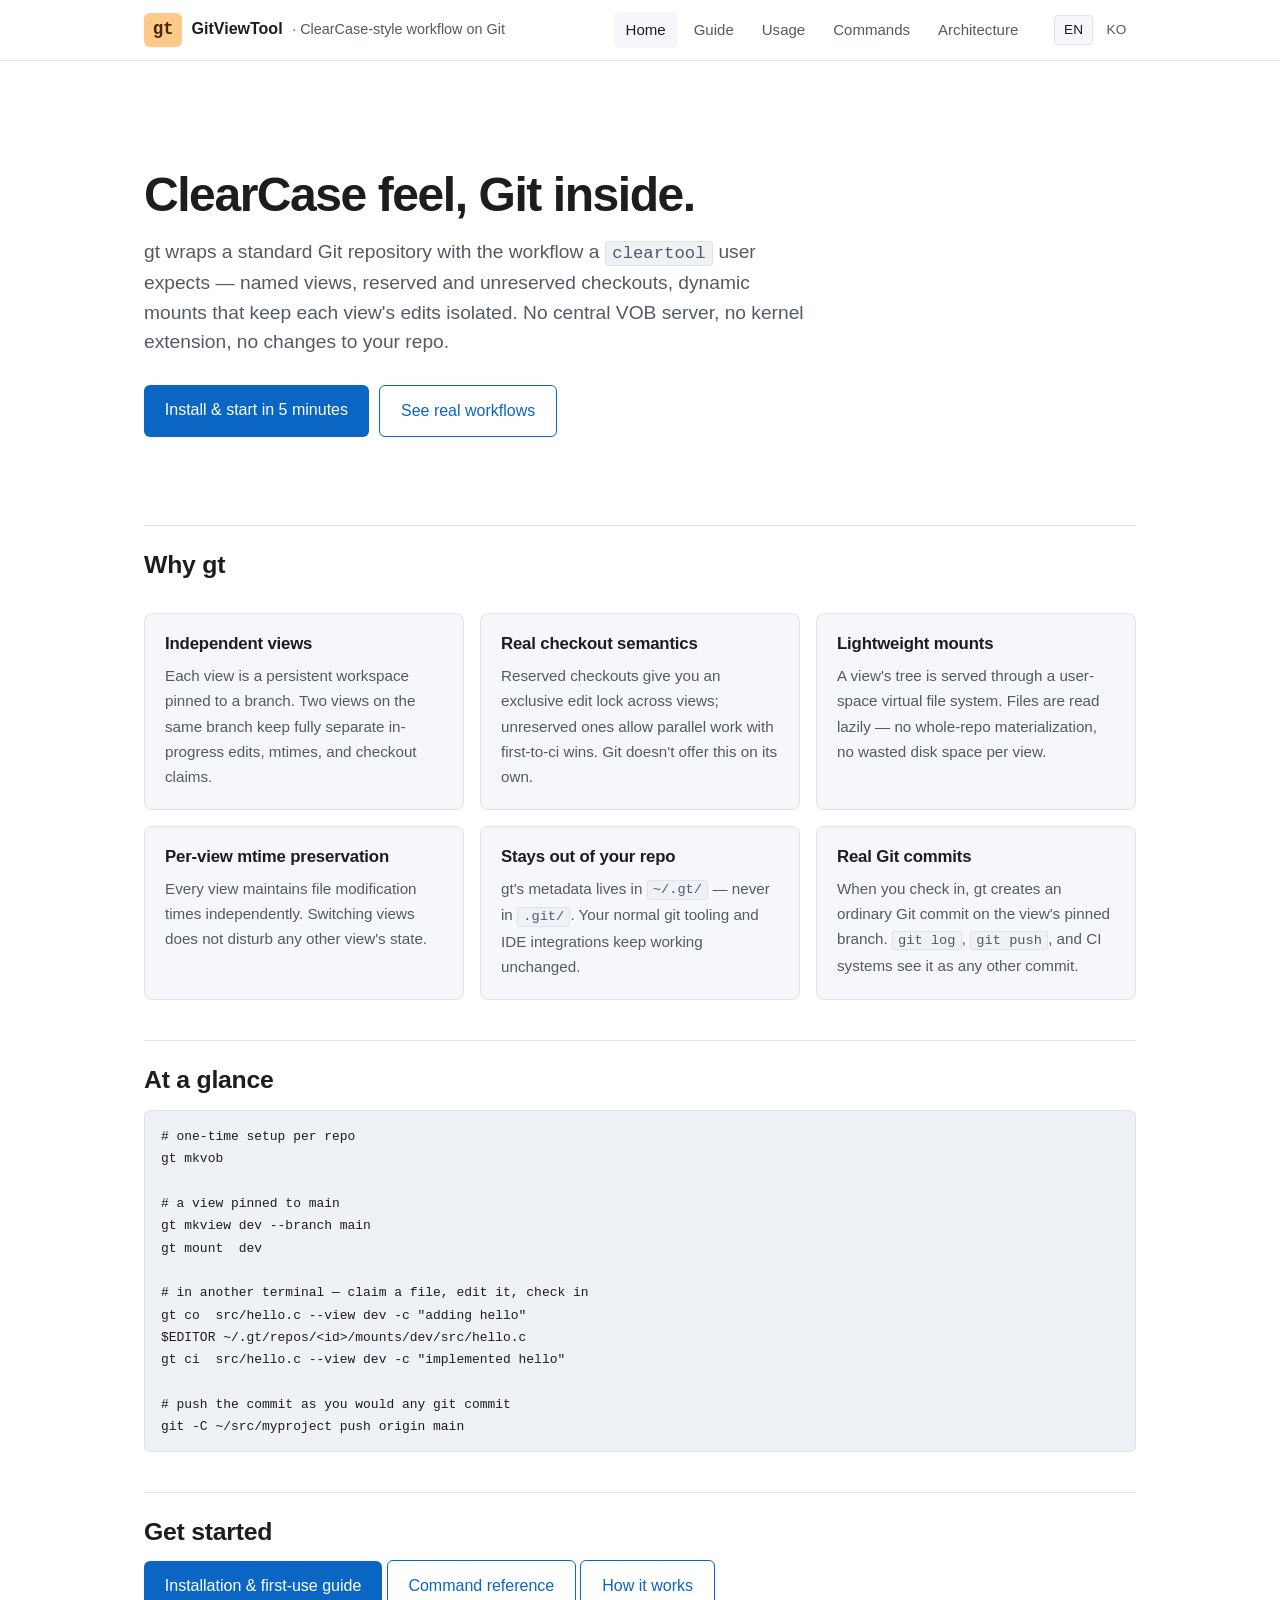
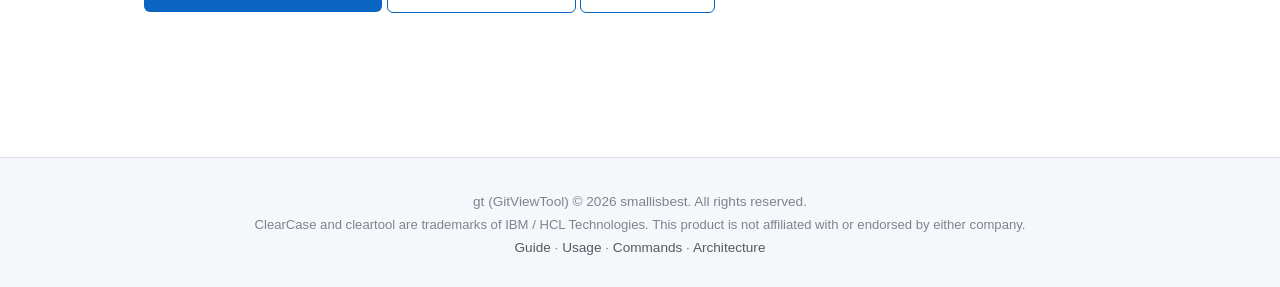
<file: index.html>
<!doctype html>
<html lang="en">
<head>
    <meta charset="utf-8">
    <meta name="viewport" content="width=device-width, initial-scale=1">
    <title>gt — GitViewTool</title>
    <meta name="description" content="gt (GitViewTool) — ClearCase-style workflow on Git. Named views, reserved checkouts, dynamic mounts.">
    <link rel="icon" type="image/svg+xml" href="assets/favicon.svg">
    <link rel="stylesheet" href="assets/style.css">
    <script>
        // Pick a language from the browser. Override via ?lang=en or ?lang=ko.
        // ?page=<name> deep-links to a specific document inside the chosen
        // language (name matches the filename stem, e.g. "guide", "usage").
        (function () {
            var lang = (navigator.language || "en").toLowerCase().indexOf("ko") === 0
                     ? "ko" : "en";
            var q = new URLSearchParams(location.search);
            if (q.get("lang") === "en") lang = "en";
            if (q.get("lang") === "ko") lang = "ko";
            var page = q.get("page") || "index";
            if (q.get("nopick") !== "1") {
                location.replace(lang + "/" + page + ".html");
            }
        })();
    </script>
</head>
<body>
<main class="page">
    <div class="container">
        <div class="hero">
            <h1>gt — GitViewTool</h1>
            <p class="lede">Choose a language / 언어 선택</p>
            <p class="ctas">
                <a class="cta" href="en/index.html">English</a>
                <a class="cta secondary" href="ko/index.html">한국어</a>
            </p>
        </div>
    </div>
</main>
</body>
</html>
</file>
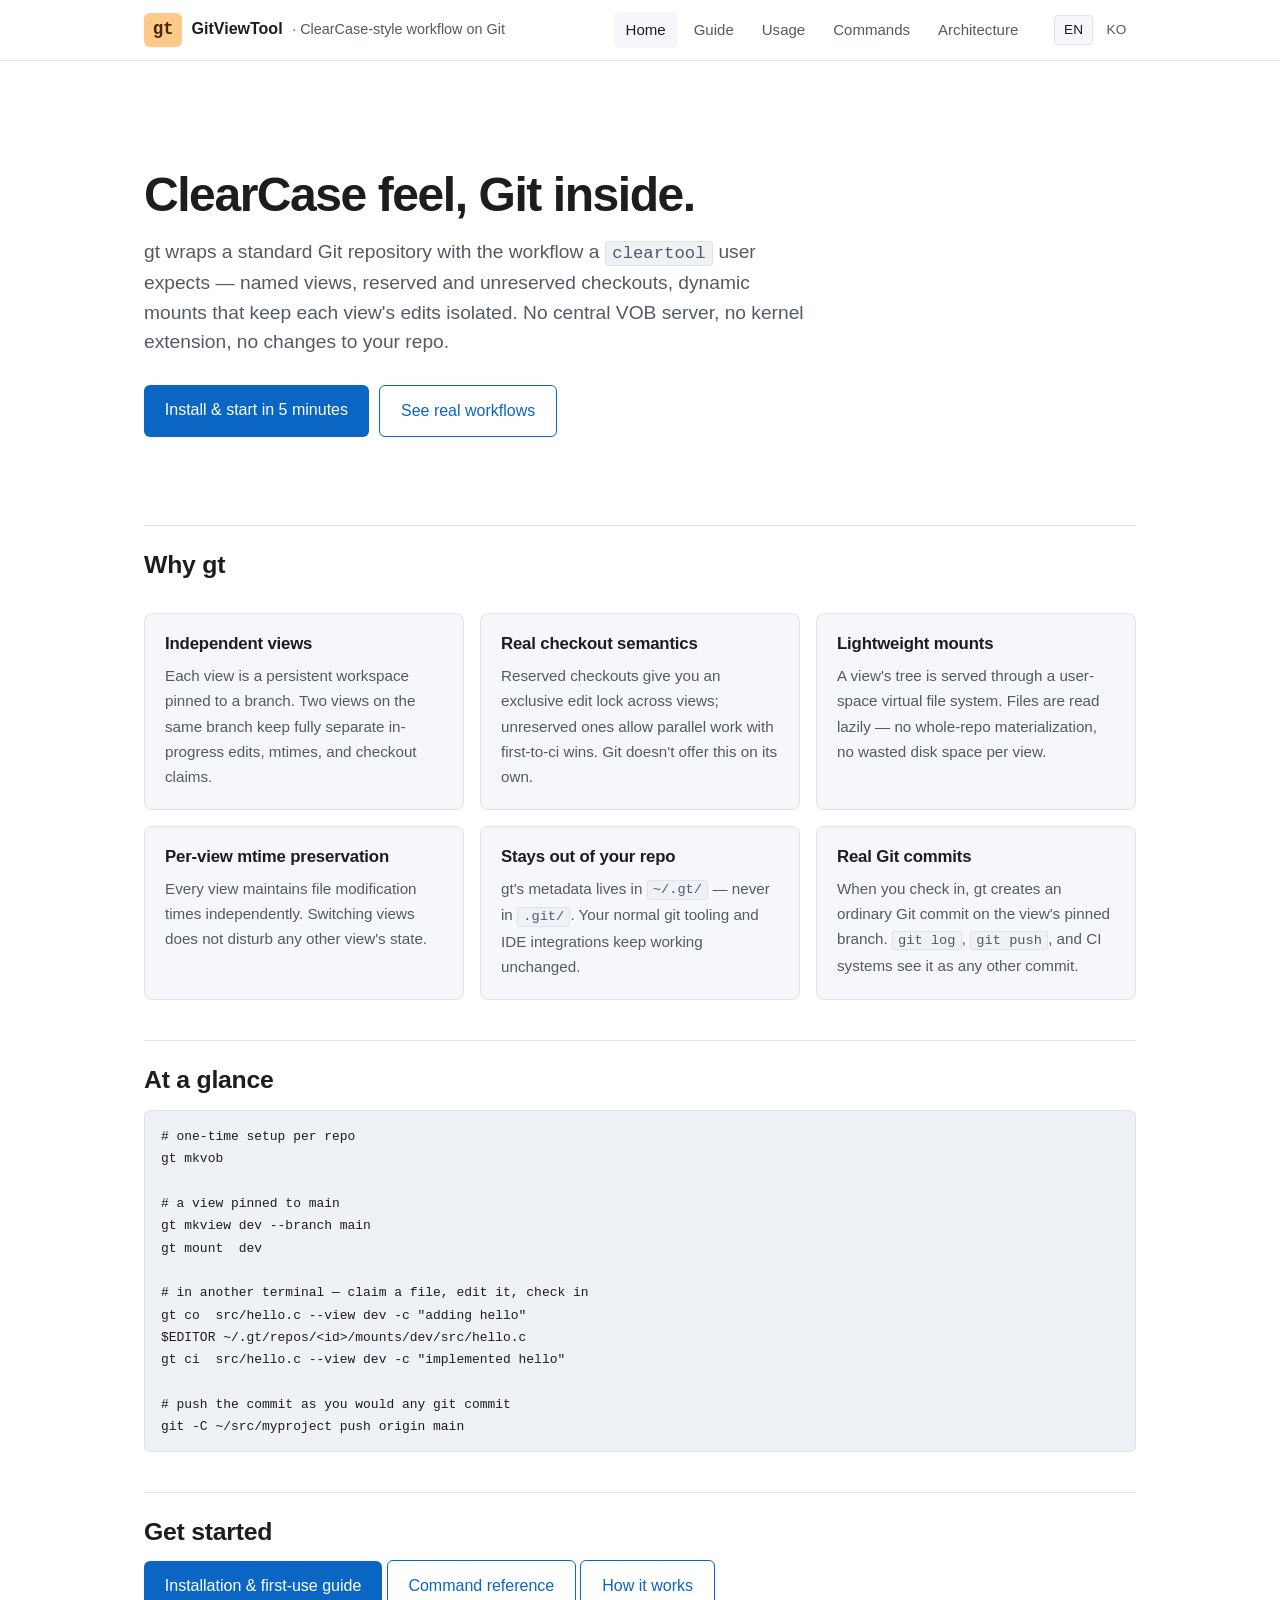
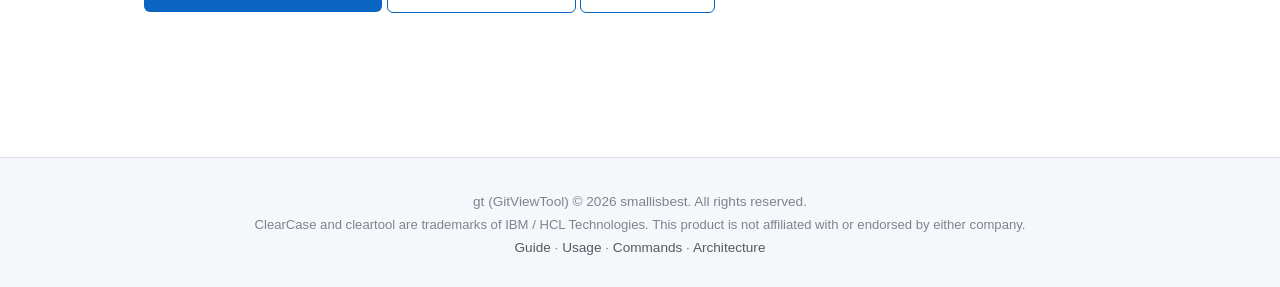
<file: en/index.html>
<!doctype html>
<html lang="en">
<head>
    <meta charset="utf-8">
    <meta name="viewport" content="width=device-width, initial-scale=1">
    <title>gt — GitViewTool</title>
    <meta name="description" content="gt brings the ClearCase-style workflow to any Git repository — named views, reserved checkouts, lightweight dynamic mounts.">
    <link rel="icon" type="image/svg+xml" href="../assets/favicon.svg">
    <link rel="stylesheet" href="../assets/style.css">
</head>
<body>
<header class="site"><div class="container"><div class="bar">
    <a class="brand" href="index.html">
        <span class="logo">gt</span>
        <span class="title">GitViewTool</span>
        <span class="subtitle">· ClearCase-style workflow on Git</span>
    </a>
    <nav class="primary">
        <a href="index.html" class="active">Home</a>
        <a href="guide.html">Guide</a>
        <a href="usage.html">Usage</a>
        <a href="commands.html">Commands</a>
        <a href="architecture.html">Architecture</a>
    </nav>
    <nav class="langswitch">
        <a href="index.html" class="active">EN</a>
        <a href="../ko/index.html">KO</a>
    </nav>
</div></div></header>

<main class="page"><div class="container">

<section class="hero">
    <h1>ClearCase feel, Git inside.</h1>
    <p class="lede">
        gt wraps a standard Git repository with the workflow a
        <code>cleartool</code> user expects — named views, reserved and
        unreserved checkouts, dynamic mounts that keep each view's
        edits isolated. No central VOB server, no kernel extension, no
        changes to your repo.
    </p>
    <p class="ctas">
        <a class="cta" href="guide.html">Install &amp; start in 5 minutes</a>
        <a class="cta secondary" href="usage.html">See real workflows</a>
    </p>
</section>

<h2>Why gt</h2>
<div class="features">
    <div class="feature">
        <h3>Independent views</h3>
        <p>Each view is a persistent workspace pinned to a branch. Two
           views on the same branch keep fully separate in-progress
           edits, mtimes, and checkout claims.</p>
    </div>
    <div class="feature">
        <h3>Real checkout semantics</h3>
        <p>Reserved checkouts give you an exclusive edit lock across
           views; unreserved ones allow parallel work with first-to-ci
           wins. Git doesn't offer this on its own.</p>
    </div>
    <div class="feature">
        <h3>Lightweight mounts</h3>
        <p>A view's tree is served through a user-space virtual file
           system. Files are read lazily — no whole-repo materialization,
           no wasted disk space per view.</p>
    </div>
    <div class="feature">
        <h3>Per-view mtime preservation</h3>
        <p>Every view maintains file modification times independently.
           Switching views does not disturb any other view's state.</p>
    </div>
    <div class="feature">
        <h3>Stays out of your repo</h3>
        <p>gt's metadata lives in <code>~/.gt/</code> — never in
           <code>.git/</code>. Your normal git tooling and IDE
           integrations keep working unchanged.</p>
    </div>
    <div class="feature">
        <h3>Real Git commits</h3>
        <p>When you check in, gt creates an ordinary Git commit on the
           view's pinned branch. <code>git log</code>,
           <code>git push</code>, and CI systems see it as any other
           commit.</p>
    </div>
</div>

<h2>At a glance</h2>
<pre><code># one-time setup per repo
gt mkvob

# a view pinned to main
gt mkview dev --branch main
gt mount  dev

# in another terminal — claim a file, edit it, check in
gt co  src/hello.c --view dev -c "adding hello"
$EDITOR ~/.gt/repos/&lt;id&gt;/mounts/dev/src/hello.c
gt ci  src/hello.c --view dev -c "implemented hello"

# push the commit as you would any git commit
git -C ~/src/myproject push origin main</code></pre>

<h2>Get started</h2>
<p>
    <a class="cta" href="guide.html">Installation &amp; first-use guide</a>
    <a class="cta secondary" href="commands.html">Command reference</a>
    <a class="cta secondary" href="architecture.html">How it works</a>
</p>

</div></main>

<footer class="site"><div class="container">
    gt (GitViewTool) © 2026 smallisbest. All rights reserved.<br>
    <span style="color:var(--fg-faint);font-size:0.82rem">ClearCase and cleartool are trademarks of IBM / HCL Technologies. This product is not affiliated with or endorsed by either company.</span><br>
    <a href="guide.html">Guide</a> ·
    <a href="usage.html">Usage</a> ·
    <a href="commands.html">Commands</a> ·
    <a href="architecture.html">Architecture</a>
</div></footer>
</body>
</html>
</file>
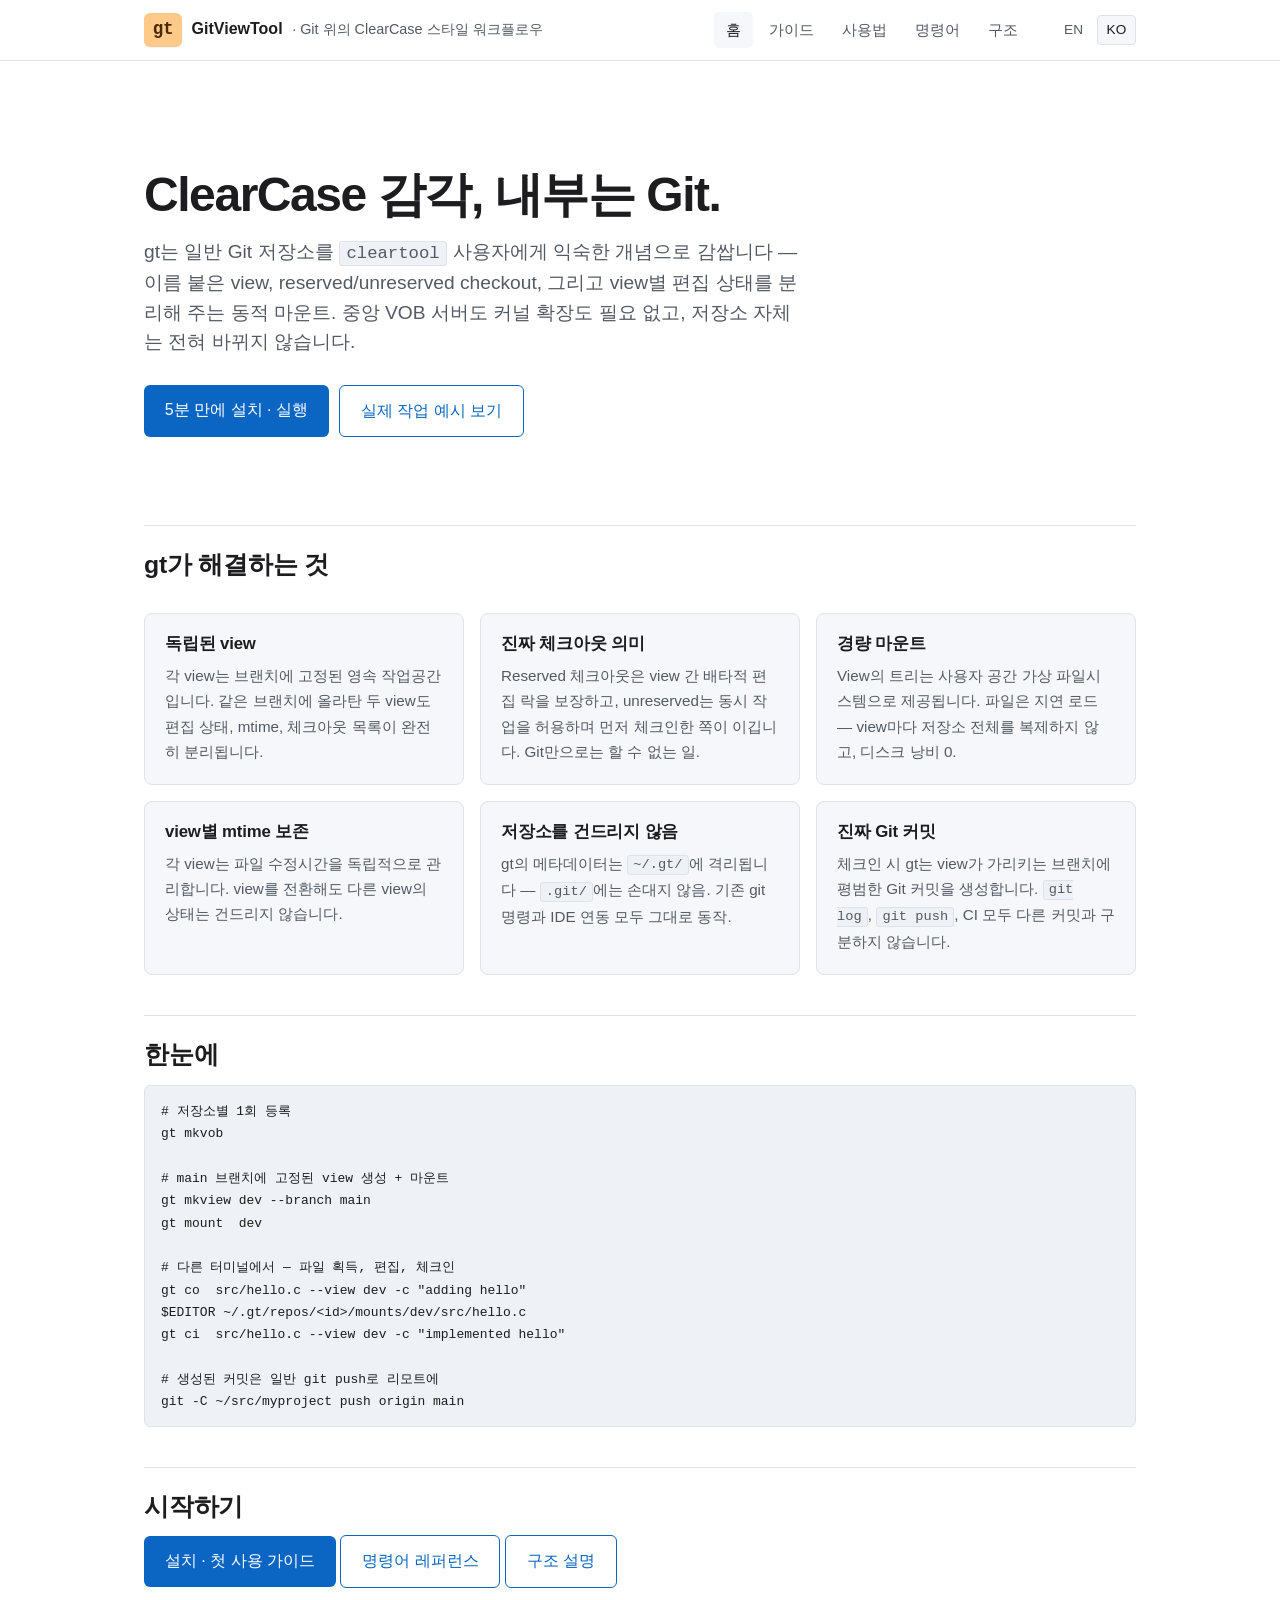
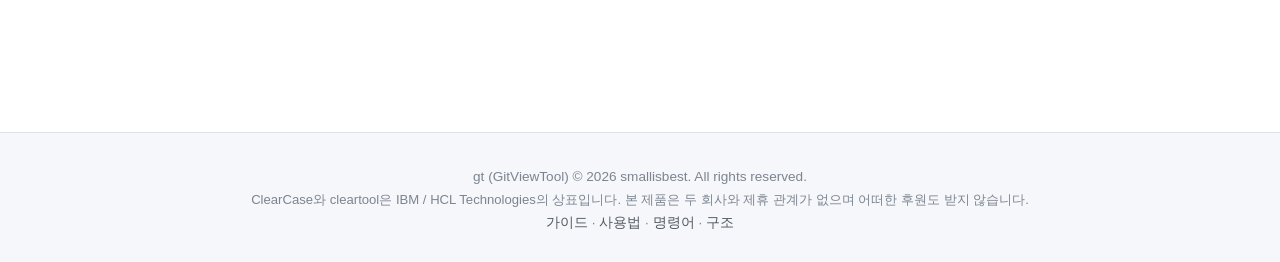
<file: ko/index.html>
<!doctype html>
<html lang="ko">
<head>
    <meta charset="utf-8">
    <meta name="viewport" content="width=device-width, initial-scale=1">
    <title>gt — GitViewTool</title>
    <meta name="description" content="gt는 일반 Git 저장소에 ClearCase 스타일의 워크플로우를 제공합니다. 이름 붙은 view, reserved checkout, 경량 동적 마운트.">
    <link rel="icon" type="image/svg+xml" href="../assets/favicon.svg">
    <link rel="stylesheet" href="../assets/style.css">
</head>
<body>
<header class="site"><div class="container"><div class="bar">
    <a class="brand" href="index.html">
        <span class="logo">gt</span>
        <span class="title">GitViewTool</span>
        <span class="subtitle">· Git 위의 ClearCase 스타일 워크플로우</span>
    </a>
    <nav class="primary">
        <a href="index.html" class="active">홈</a>
        <a href="guide.html">가이드</a>
        <a href="usage.html">사용법</a>
        <a href="commands.html">명령어</a>
        <a href="architecture.html">구조</a>
    </nav>
    <nav class="langswitch">
        <a href="../en/index.html">EN</a>
        <a href="index.html" class="active">KO</a>
    </nav>
</div></div></header>

<main class="page"><div class="container">

<section class="hero">
    <h1>ClearCase 감각, 내부는 Git.</h1>
    <p class="lede">
        gt는 일반 Git 저장소를 <code>cleartool</code> 사용자에게 익숙한
        개념으로 감쌉니다 — 이름 붙은 view, reserved/unreserved
        checkout, 그리고 view별 편집 상태를 분리해 주는 동적 마운트.
        중앙 VOB 서버도 커널 확장도 필요 없고, 저장소 자체는 전혀
        바뀌지 않습니다.
    </p>
    <p class="ctas">
        <a class="cta" href="guide.html">5분 만에 설치 · 실행</a>
        <a class="cta secondary" href="usage.html">실제 작업 예시 보기</a>
    </p>
</section>

<h2>gt가 해결하는 것</h2>
<div class="features">
    <div class="feature">
        <h3>독립된 view</h3>
        <p>각 view는 브랜치에 고정된 영속 작업공간입니다. 같은 브랜치에
           올라탄 두 view도 편집 상태, mtime, 체크아웃 목록이 완전히
           분리됩니다.</p>
    </div>
    <div class="feature">
        <h3>진짜 체크아웃 의미</h3>
        <p>Reserved 체크아웃은 view 간 배타적 편집 락을 보장하고,
           unreserved는 동시 작업을 허용하며 먼저 체크인한 쪽이
           이깁니다. Git만으로는 할 수 없는 일.</p>
    </div>
    <div class="feature">
        <h3>경량 마운트</h3>
        <p>View의 트리는 사용자 공간 가상 파일시스템으로 제공됩니다.
           파일은 지연 로드 — view마다 저장소 전체를 복제하지 않고,
           디스크 낭비 0.</p>
    </div>
    <div class="feature">
        <h3>view별 mtime 보존</h3>
        <p>각 view는 파일 수정시간을 독립적으로 관리합니다. view를
           전환해도 다른 view의 상태는 건드리지 않습니다.</p>
    </div>
    <div class="feature">
        <h3>저장소를 건드리지 않음</h3>
        <p>gt의 메타데이터는 <code>~/.gt/</code>에 격리됩니다 —
           <code>.git/</code>에는 손대지 않음. 기존 git 명령과 IDE 연동
           모두 그대로 동작.</p>
    </div>
    <div class="feature">
        <h3>진짜 Git 커밋</h3>
        <p>체크인 시 gt는 view가 가리키는 브랜치에 평범한 Git 커밋을
           생성합니다. <code>git log</code>, <code>git push</code>, CI
           모두 다른 커밋과 구분하지 않습니다.</p>
    </div>
</div>

<h2>한눈에</h2>
<pre><code># 저장소별 1회 등록
gt mkvob

# main 브랜치에 고정된 view 생성 + 마운트
gt mkview dev --branch main
gt mount  dev

# 다른 터미널에서 — 파일 획득, 편집, 체크인
gt co  src/hello.c --view dev -c "adding hello"
$EDITOR ~/.gt/repos/&lt;id&gt;/mounts/dev/src/hello.c
gt ci  src/hello.c --view dev -c "implemented hello"

# 생성된 커밋은 일반 git push로 리모트에
git -C ~/src/myproject push origin main</code></pre>

<h2>시작하기</h2>
<p>
    <a class="cta" href="guide.html">설치 · 첫 사용 가이드</a>
    <a class="cta secondary" href="commands.html">명령어 레퍼런스</a>
    <a class="cta secondary" href="architecture.html">구조 설명</a>
</p>

</div></main>

<footer class="site"><div class="container">
    gt (GitViewTool) © 2026 smallisbest. All rights reserved.<br>
    <span style="color:var(--fg-faint);font-size:0.82rem">ClearCase와 cleartool은 IBM / HCL Technologies의 상표입니다. 본 제품은 두 회사와 제휴 관계가 없으며 어떠한 후원도 받지 않습니다.</span><br>
    <a href="guide.html">가이드</a> ·
    <a href="usage.html">사용법</a> ·
    <a href="commands.html">명령어</a> ·
    <a href="architecture.html">구조</a>
</div></footer>
</body>
</html>
</file>
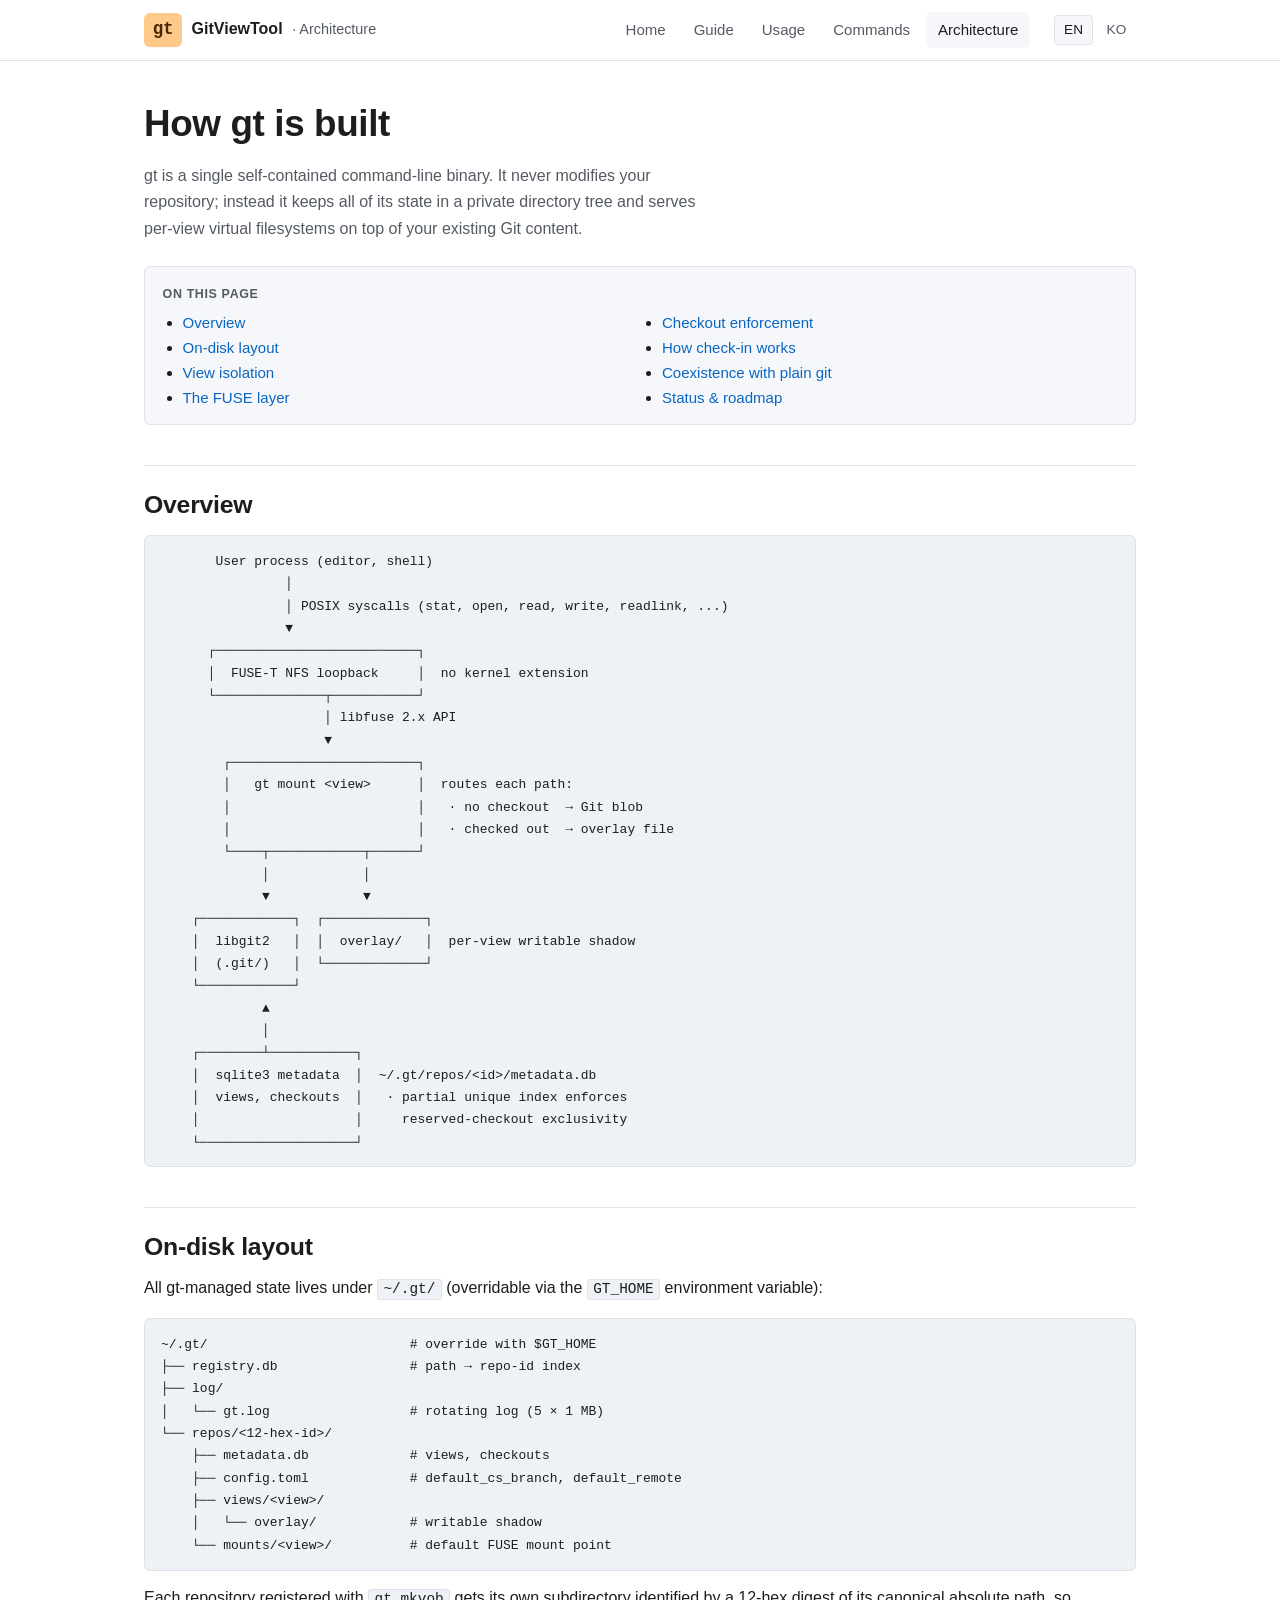
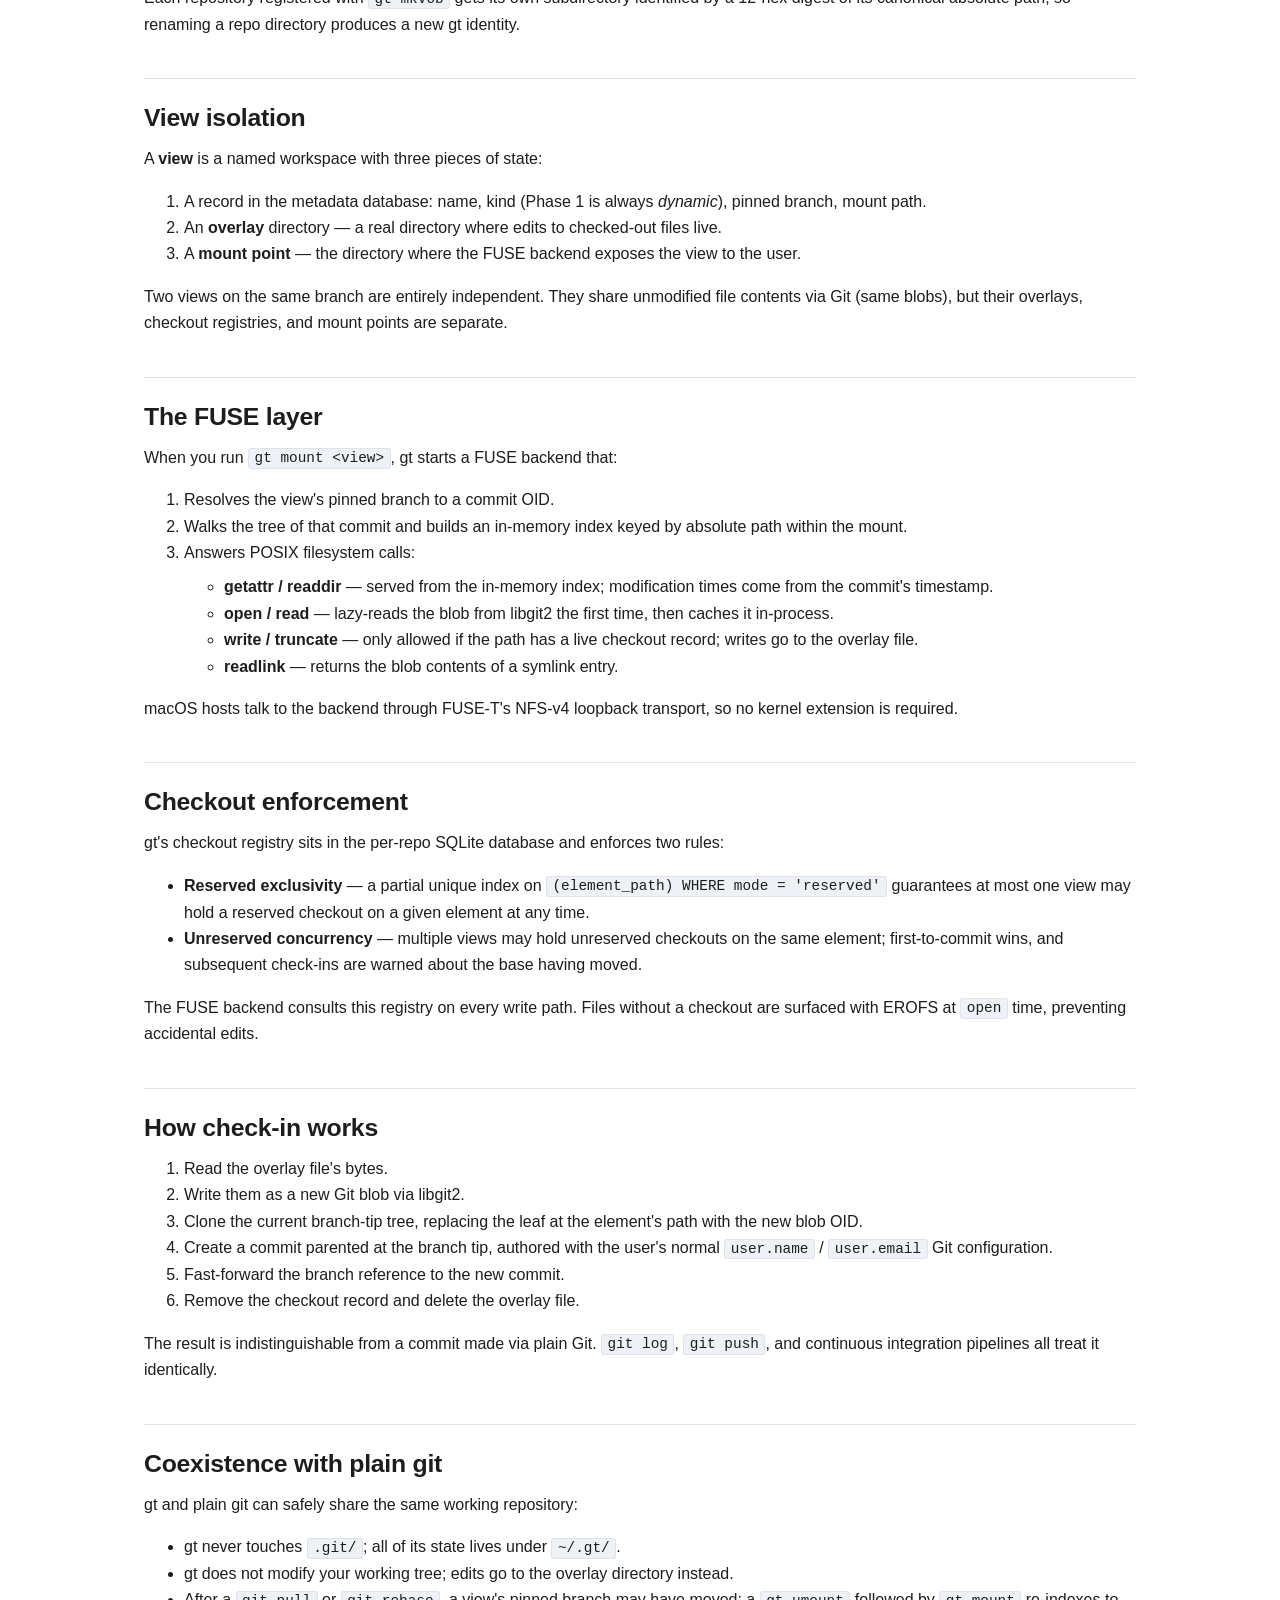
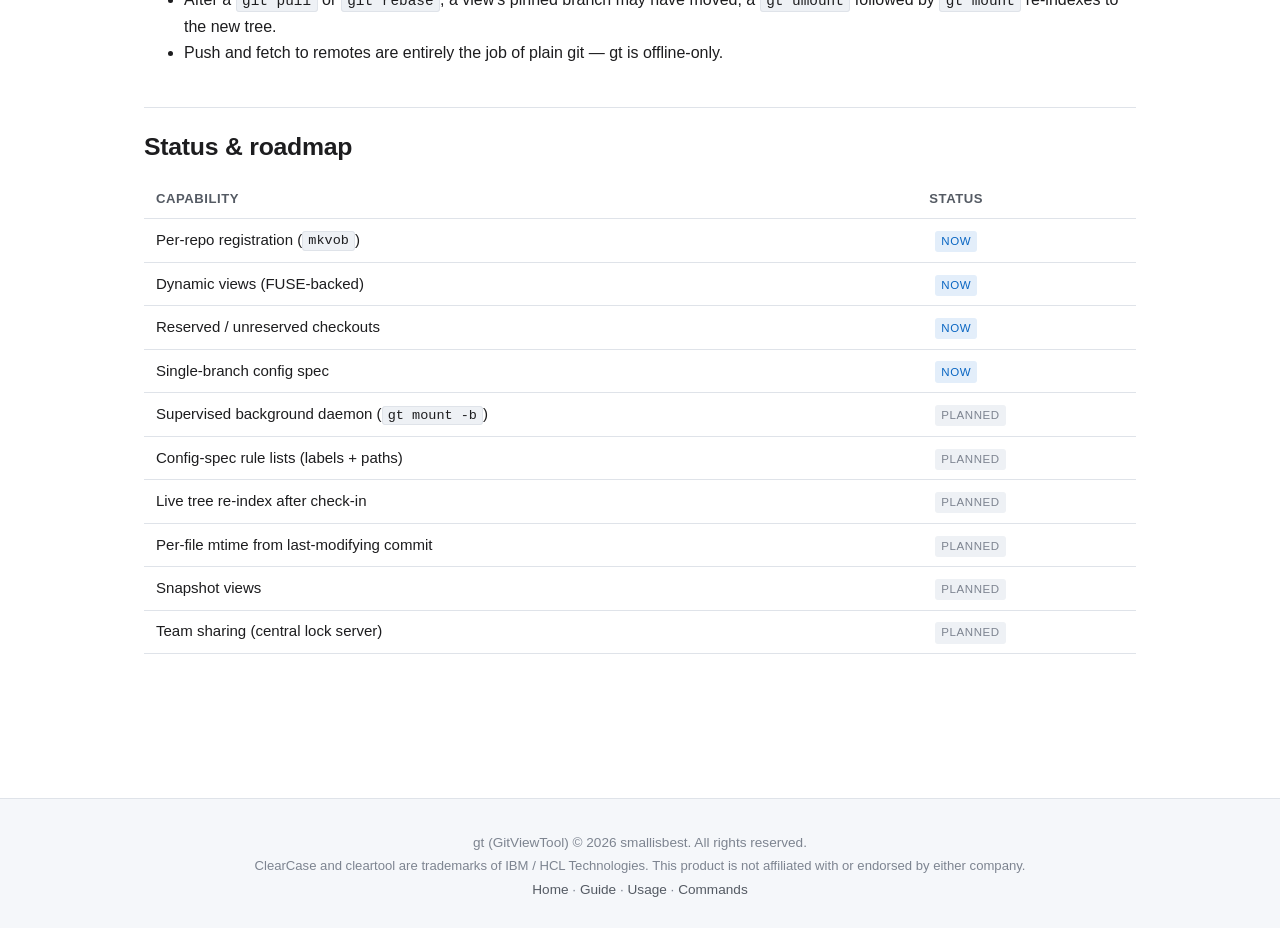
<file: en/architecture.html>
<!doctype html>
<html lang="en">
<head>
    <meta charset="utf-8">
    <meta name="viewport" content="width=device-width, initial-scale=1">
    <title>Architecture — gt</title>
    <meta name="description" content="How gt is built: storage layout, FUSE backend, overlay-based checkout model, and how views isolate state.">
    <link rel="icon" type="image/svg+xml" href="../assets/favicon.svg">
    <link rel="stylesheet" href="../assets/style.css">
</head>
<body>
<header class="site"><div class="container"><div class="bar">
    <a class="brand" href="index.html">
        <span class="logo">gt</span>
        <span class="title">GitViewTool</span>
        <span class="subtitle">· Architecture</span>
    </a>
    <nav class="primary">
        <a href="index.html">Home</a>
        <a href="guide.html">Guide</a>
        <a href="usage.html">Usage</a>
        <a href="commands.html">Commands</a>
        <a href="architecture.html" class="active">Architecture</a>
    </nav>
    <nav class="langswitch">
        <a href="architecture.html" class="active">EN</a>
        <a href="../ko/architecture.html">KO</a>
    </nav>
</div></div></header>

<main class="page"><div class="container">

<h1>How gt is built</h1>
<p class="lede" style="color:var(--fg-dim);max-width:62ch">
    gt is a single self-contained command-line binary. It never modifies
    your repository; instead it keeps all of its state in a private
    directory tree and serves per-view virtual filesystems on top of
    your existing Git content.
</p>

<div class="toc">
    <strong>On this page</strong>
    <ul>
        <li><a href="#overview">Overview</a></li>
        <li><a href="#layout">On-disk layout</a></li>
        <li><a href="#views-impl">View isolation</a></li>
        <li><a href="#fs">The FUSE layer</a></li>
        <li><a href="#checkouts">Checkout enforcement</a></li>
        <li><a href="#ci-flow">How check-in works</a></li>
        <li><a href="#coexist">Coexistence with plain git</a></li>
        <li><a href="#roadmap">Status &amp; roadmap</a></li>
    </ul>
</div>

<h2 id="overview">Overview</h2>

<pre><code>       User process (editor, shell)
                │
                │ POSIX syscalls (stat, open, read, write, readlink, ...)
                ▼
      ┌──────────────────────────┐
      │  FUSE-T NFS loopback     │  no kernel extension
      └──────────────┬───────────┘
                     │ libfuse 2.x API
                     ▼
        ┌────────────────────────┐
        │   gt mount &lt;view&gt;      │  routes each path:
        │                        │   · no checkout  → Git blob
        │                        │   · checked out  → overlay file
        └────┬────────────┬──────┘
             │            │
             ▼            ▼
    ┌────────────┐  ┌─────────────┐
    │  libgit2   │  │  overlay/   │  per-view writable shadow
    │  (.git/)   │  └─────────────┘
    └────────────┘
             ▲
             │
    ┌────────┴───────────┐
    │  sqlite3 metadata  │  ~/.gt/repos/&lt;id&gt;/metadata.db
    │  views, checkouts  │   · partial unique index enforces
    │                    │     reserved-checkout exclusivity
    └────────────────────┘</code></pre>

<h2 id="layout">On-disk layout</h2>
<p>All gt-managed state lives under <code>~/.gt/</code> (overridable via
   the <code>GT_HOME</code> environment variable):</p>

<pre><code>~/.gt/                          # override with $GT_HOME
├── registry.db                 # path → repo-id index
├── log/
│   └── gt.log                  # rotating log (5 × 1 MB)
└── repos/&lt;12-hex-id&gt;/
    ├── metadata.db             # views, checkouts
    ├── config.toml             # default_cs_branch, default_remote
    ├── views/&lt;view&gt;/
    │   └── overlay/            # writable shadow
    └── mounts/&lt;view&gt;/          # default FUSE mount point</code></pre>

<p>Each repository registered with <code>gt mkvob</code> gets its own
   subdirectory identified by a 12-hex digest of its canonical absolute
   path, so renaming a repo directory produces a new gt identity.</p>

<h2 id="views-impl">View isolation</h2>
<p>A <strong>view</strong> is a named workspace with three pieces of
   state:</p>
<ol>
    <li>A record in the metadata database: name, kind (Phase 1 is
        always <em>dynamic</em>), pinned branch, mount path.</li>
    <li>An <strong>overlay</strong> directory — a real directory where
        edits to checked-out files live.</li>
    <li>A <strong>mount point</strong> — the directory where the FUSE
        backend exposes the view to the user.</li>
</ol>
<p>Two views on the same branch are entirely independent. They share
   unmodified file contents via Git (same blobs), but their overlays,
   checkout registries, and mount points are separate.</p>

<h2 id="fs">The FUSE layer</h2>
<p>When you run <code>gt mount &lt;view&gt;</code>, gt starts a FUSE
   backend that:</p>
<ol>
    <li>Resolves the view's pinned branch to a commit OID.</li>
    <li>Walks the tree of that commit and builds an in-memory index
        keyed by absolute path within the mount.</li>
    <li>Answers POSIX filesystem calls:
        <ul>
            <li><strong>getattr / readdir</strong> — served from the
                in-memory index; modification times come from the
                commit's timestamp.</li>
            <li><strong>open / read</strong> — lazy-reads the blob from
                libgit2 the first time, then caches it in-process.</li>
            <li><strong>write / truncate</strong> — only allowed if the
                path has a live checkout record; writes go to the
                overlay file.</li>
            <li><strong>readlink</strong> — returns the blob contents
                of a symlink entry.</li>
        </ul>
    </li>
</ol>
<p>macOS hosts talk to the backend through FUSE-T's NFS-v4 loopback
   transport, so no kernel extension is required.</p>

<h2 id="checkouts">Checkout enforcement</h2>
<p>gt's checkout registry sits in the per-repo SQLite database and
   enforces two rules:</p>
<ul>
    <li><strong>Reserved exclusivity</strong> — a partial unique index
        on <code>(element_path) WHERE mode = 'reserved'</code>
        guarantees at most one view may hold a reserved checkout on a
        given element at any time.</li>
    <li><strong>Unreserved concurrency</strong> — multiple views may
        hold unreserved checkouts on the same element; first-to-commit
        wins, and subsequent check-ins are warned about the base having
        moved.</li>
</ul>
<p>The FUSE backend consults this registry on every write path. Files
   without a checkout are surfaced with EROFS at <code>open</code>
   time, preventing accidental edits.</p>

<h2 id="ci-flow">How check-in works</h2>
<ol>
    <li>Read the overlay file's bytes.</li>
    <li>Write them as a new Git blob via libgit2.</li>
    <li>Clone the current branch-tip tree, replacing the leaf at the
        element's path with the new blob OID.</li>
    <li>Create a commit parented at the branch tip, authored with the
        user's normal <code>user.name</code> / <code>user.email</code>
        Git configuration.</li>
    <li>Fast-forward the branch reference to the new commit.</li>
    <li>Remove the checkout record and delete the overlay file.</li>
</ol>
<p>The result is indistinguishable from a commit made via plain Git.
   <code>git log</code>, <code>git push</code>, and continuous
   integration pipelines all treat it identically.</p>

<h2 id="coexist">Coexistence with plain git</h2>
<p>gt and plain git can safely share the same working repository:</p>
<ul>
    <li>gt never touches <code>.git/</code>; all of its state lives
        under <code>~/.gt/</code>.</li>
    <li>gt does not modify your working tree; edits go to the overlay
        directory instead.</li>
    <li>After a <code>git pull</code> or <code>git rebase</code>, a
        view's pinned branch may have moved; a <code>gt umount</code>
        followed by <code>gt mount</code> re-indexes to the new tree.</li>
    <li>Push and fetch to remotes are entirely the job of plain git —
        gt is offline-only.</li>
</ul>

<h2 id="roadmap">Status &amp; roadmap</h2>
<table>
    <tr><th>Capability</th><th>Status</th></tr>
    <tr><td>Per-repo registration (<code>mkvob</code>)</td><td><span class="status-pill mvp">now</span></td></tr>
    <tr><td>Dynamic views (FUSE-backed)</td><td><span class="status-pill mvp">now</span></td></tr>
    <tr><td>Reserved / unreserved checkouts</td><td><span class="status-pill mvp">now</span></td></tr>
    <tr><td>Single-branch config spec</td><td><span class="status-pill mvp">now</span></td></tr>
    <tr><td>Supervised background daemon (<code>gt mount -b</code>)</td><td><span class="status-pill future">planned</span></td></tr>
    <tr><td>Config-spec rule lists (labels + paths)</td><td><span class="status-pill future">planned</span></td></tr>
    <tr><td>Live tree re-index after check-in</td><td><span class="status-pill future">planned</span></td></tr>
    <tr><td>Per-file mtime from last-modifying commit</td><td><span class="status-pill future">planned</span></td></tr>
    <tr><td>Snapshot views</td><td><span class="status-pill future">planned</span></td></tr>
    <tr><td>Team sharing (central lock server)</td><td><span class="status-pill future">planned</span></td></tr>
</table>

</div></main>

<footer class="site"><div class="container">
    gt (GitViewTool) © 2026 smallisbest. All rights reserved.<br>
    <span style="color:var(--fg-faint);font-size:0.82rem">ClearCase and cleartool are trademarks of IBM / HCL Technologies. This product is not affiliated with or endorsed by either company.</span><br>
    <a href="index.html">Home</a> ·
    <a href="guide.html">Guide</a> ·
    <a href="usage.html">Usage</a> ·
    <a href="commands.html">Commands</a>
</div></footer>
</body>
</html>
</file>
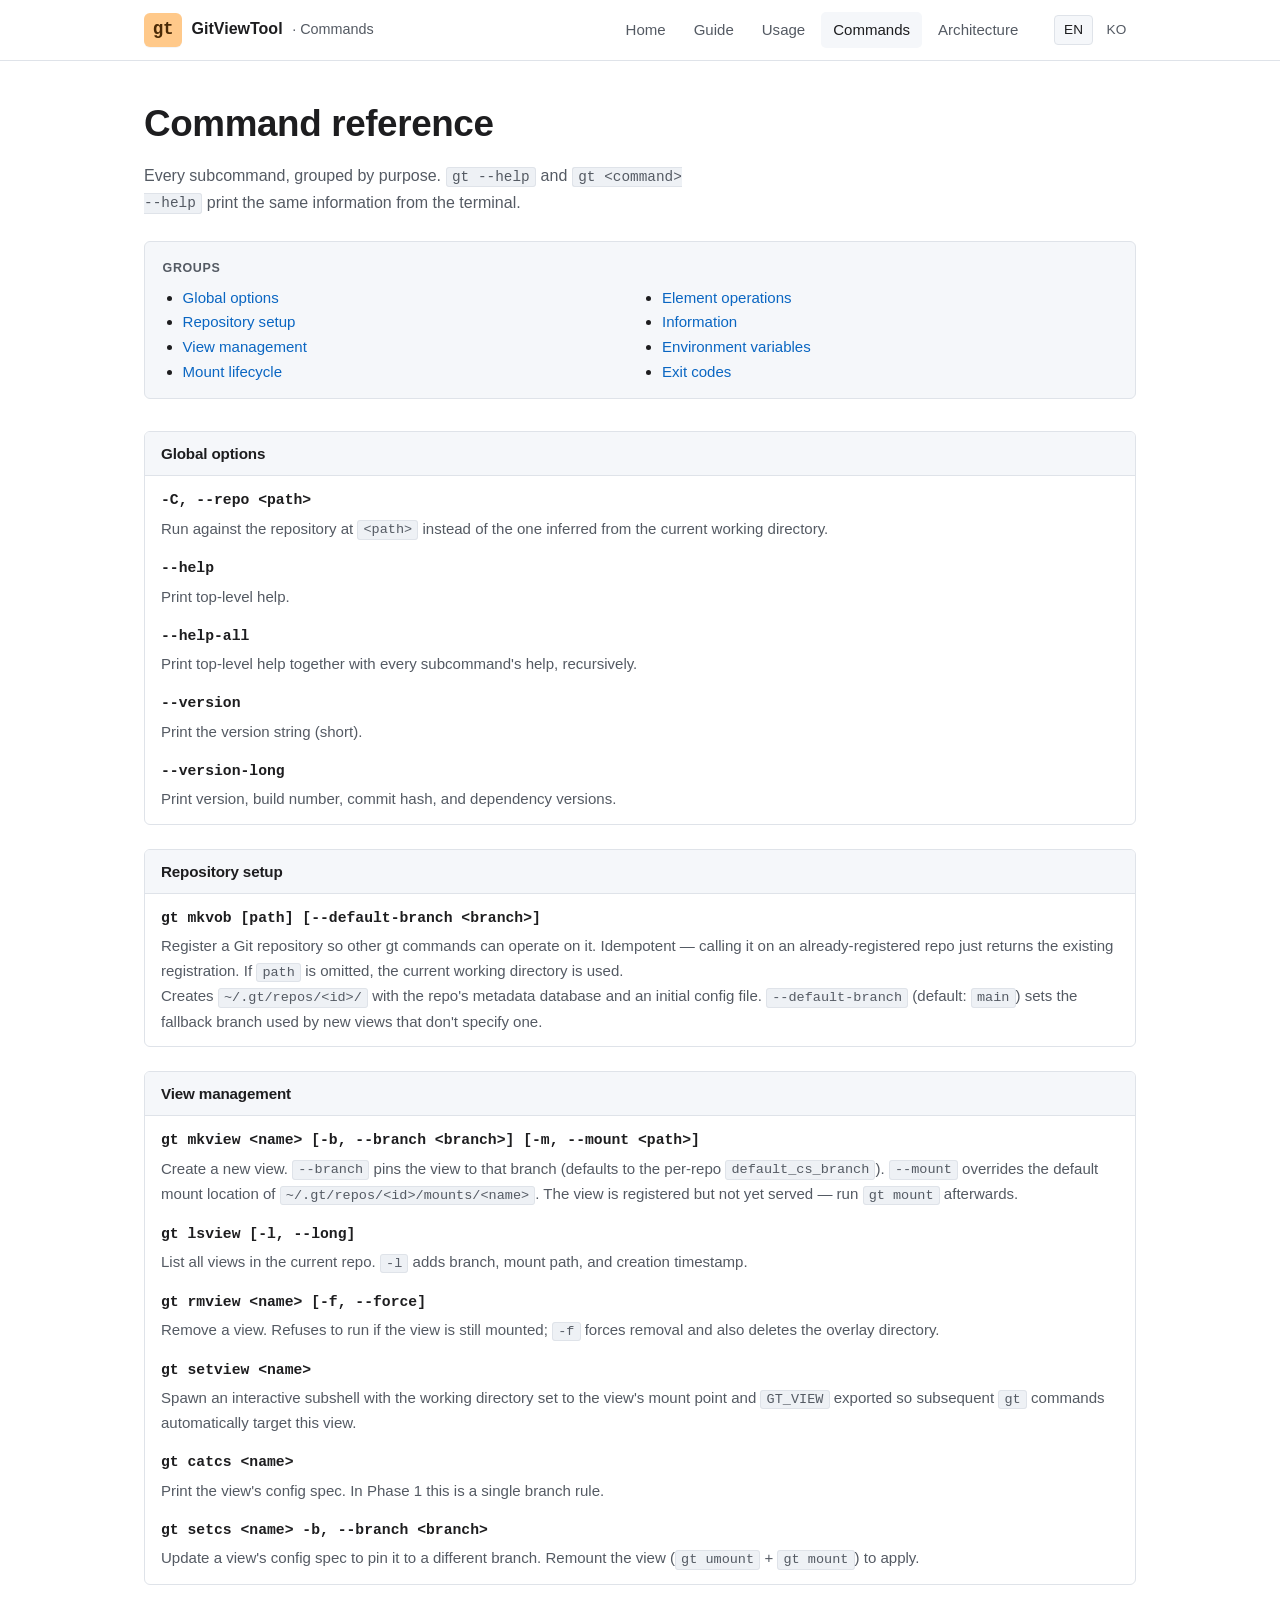
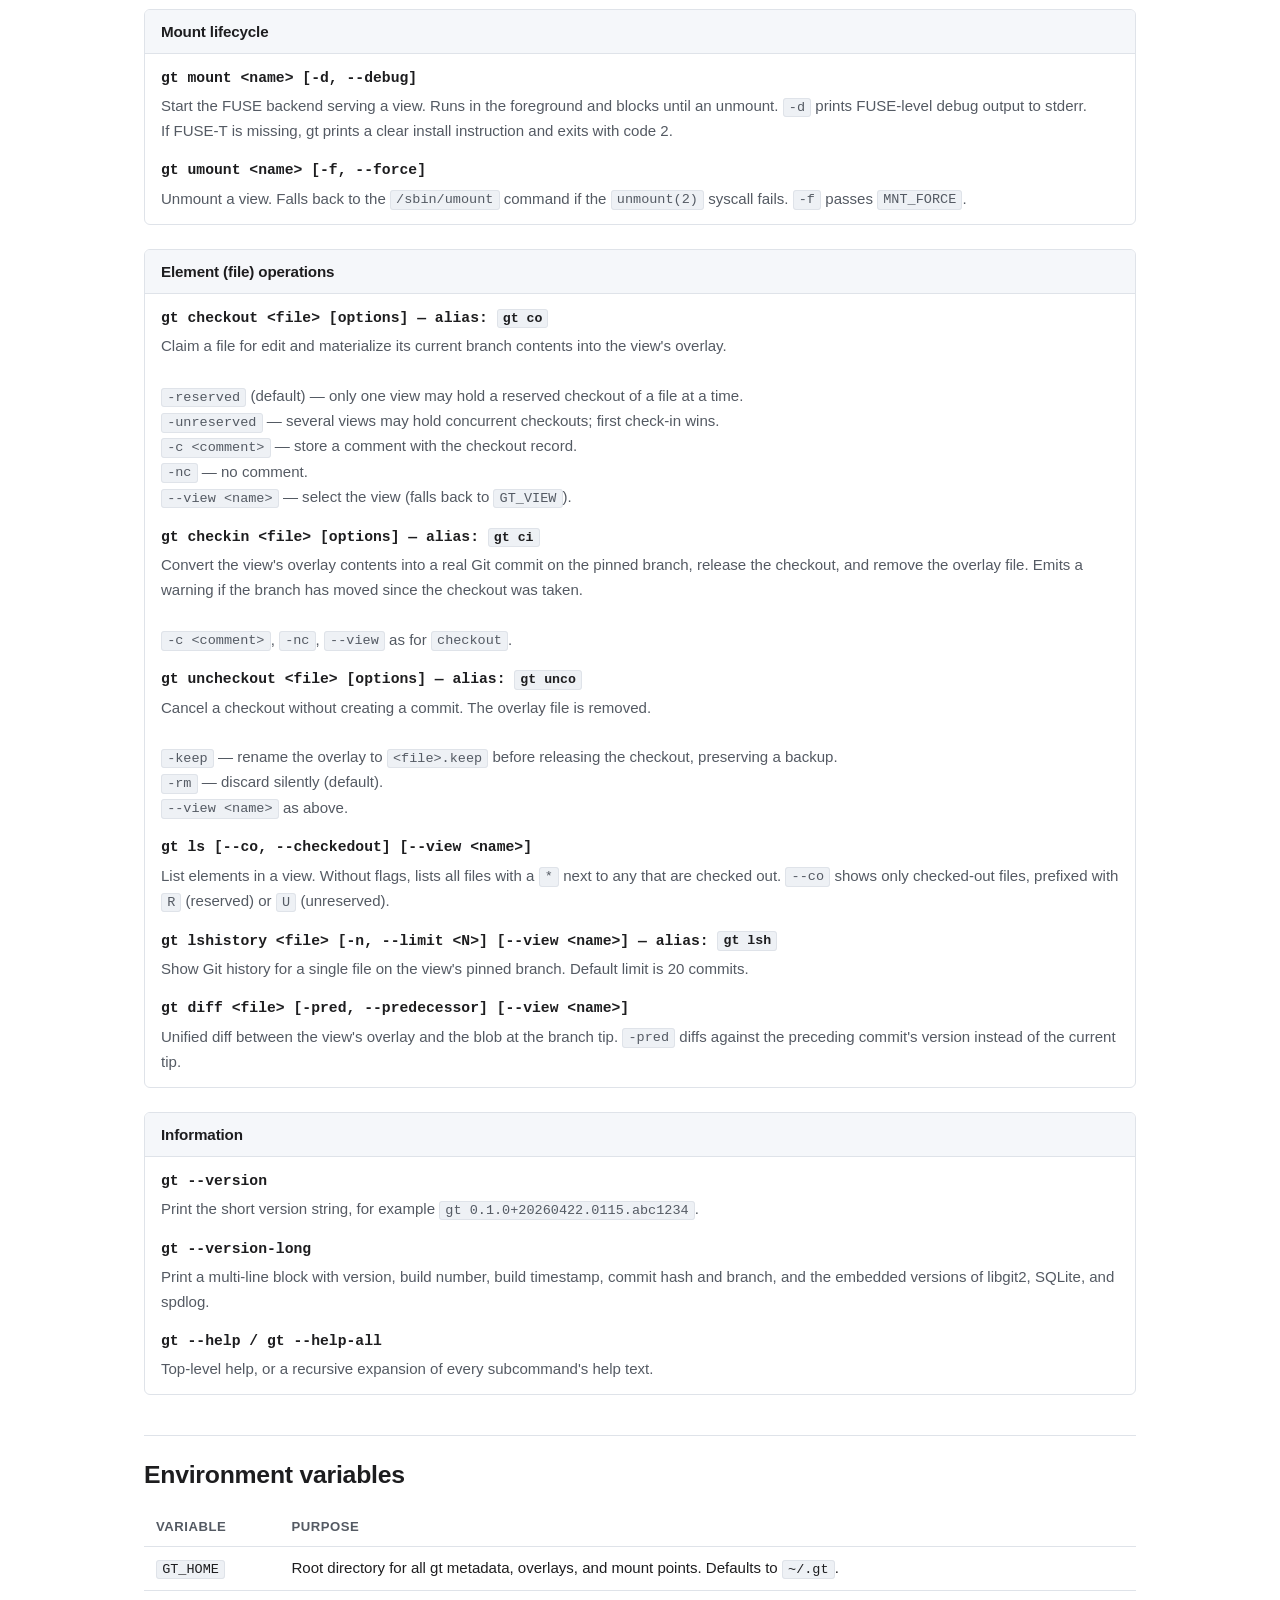
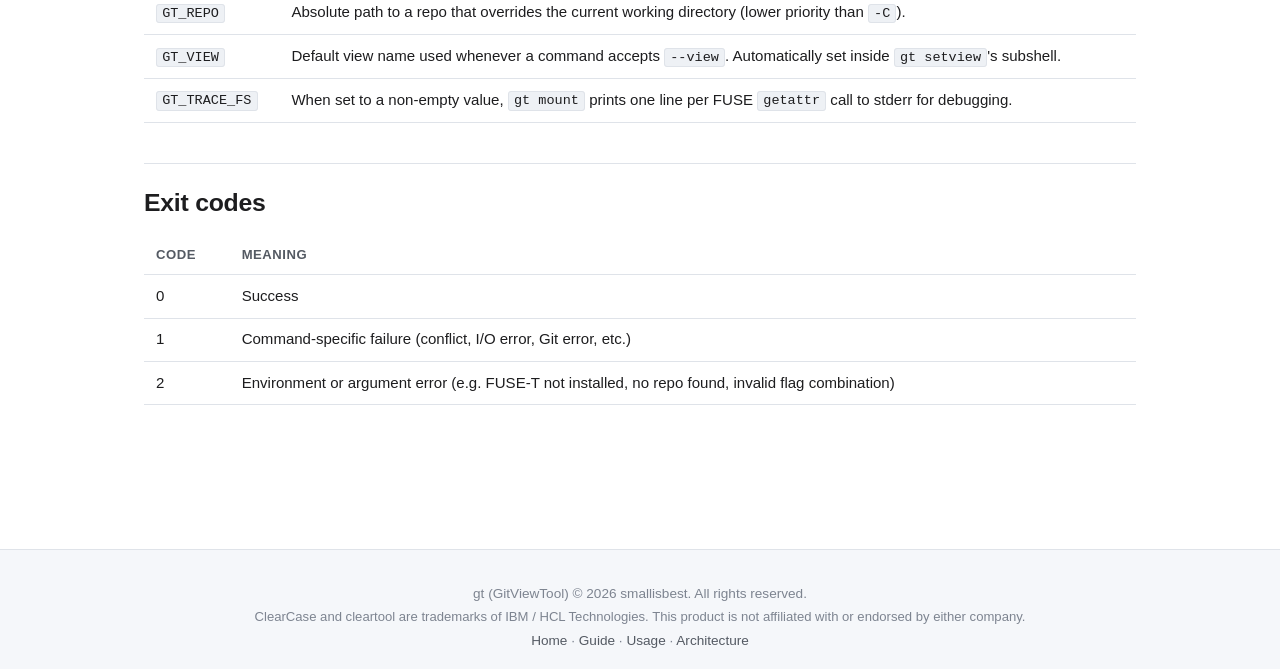
<file: en/commands.html>
<!doctype html>
<html lang="en">
<head>
    <meta charset="utf-8">
    <meta name="viewport" content="width=device-width, initial-scale=1">
    <title>Commands — gt</title>
    <meta name="description" content="Complete command reference for gt. All subcommands grouped by purpose with their flags, defaults, and behavior.">
    <link rel="icon" type="image/svg+xml" href="../assets/favicon.svg">
    <link rel="stylesheet" href="../assets/style.css">
</head>
<body>
<header class="site"><div class="container"><div class="bar">
    <a class="brand" href="index.html">
        <span class="logo">gt</span>
        <span class="title">GitViewTool</span>
        <span class="subtitle">· Commands</span>
    </a>
    <nav class="primary">
        <a href="index.html">Home</a>
        <a href="guide.html">Guide</a>
        <a href="usage.html">Usage</a>
        <a href="commands.html" class="active">Commands</a>
        <a href="architecture.html">Architecture</a>
    </nav>
    <nav class="langswitch">
        <a href="commands.html" class="active">EN</a>
        <a href="../ko/commands.html">KO</a>
    </nav>
</div></div></header>

<main class="page"><div class="container">

<h1>Command reference</h1>
<p class="lede" style="color:var(--fg-dim);max-width:62ch">
    Every subcommand, grouped by purpose. <code>gt --help</code> and
    <code>gt &lt;command&gt; --help</code> print the same information from
    the terminal.
</p>

<div class="toc">
    <strong>Groups</strong>
    <ul>
        <li><a href="#global">Global options</a></li>
        <li><a href="#repo">Repository setup</a></li>
        <li><a href="#views">View management</a></li>
        <li><a href="#mount">Mount lifecycle</a></li>
        <li><a href="#element">Element operations</a></li>
        <li><a href="#meta">Information</a></li>
        <li><a href="#env">Environment variables</a></li>
        <li><a href="#exit">Exit codes</a></li>
    </ul>
</div>

<!-- GLOBAL -->
<div class="cmd-group" id="global">
    <h3>Global options</h3>
    <dl>
        <dt>-C, --repo &lt;path&gt;</dt>
        <dd>Run against the repository at <code>&lt;path&gt;</code>
            instead of the one inferred from the current working
            directory.</dd>

        <dt>--help</dt>
        <dd>Print top-level help.</dd>

        <dt>--help-all</dt>
        <dd>Print top-level help together with every subcommand's help,
            recursively.</dd>

        <dt>--version</dt>
        <dd>Print the version string (short).</dd>

        <dt>--version-long</dt>
        <dd>Print version, build number, commit hash, and dependency
            versions.</dd>
    </dl>
</div>

<!-- REPO -->
<div class="cmd-group" id="repo">
    <h3>Repository setup</h3>
    <dl>
        <dt>gt mkvob [path] [--default-branch &lt;branch&gt;]</dt>
        <dd>
            Register a Git repository so other gt commands can operate
            on it. Idempotent — calling it on an already-registered repo
            just returns the existing registration. If <code>path</code>
            is omitted, the current working directory is used.
            <br>
            Creates <code>~/.gt/repos/&lt;id&gt;/</code> with the repo's
            metadata database and an initial config file.
            <code>--default-branch</code> (default: <code>main</code>)
            sets the fallback branch used by new views that don't
            specify one.
        </dd>
    </dl>
</div>

<!-- VIEWS -->
<div class="cmd-group" id="views">
    <h3>View management</h3>
    <dl>
        <dt>gt mkview &lt;name&gt; [-b, --branch &lt;branch&gt;] [-m, --mount &lt;path&gt;]</dt>
        <dd>
            Create a new view. <code>--branch</code> pins the view to
            that branch (defaults to the per-repo
            <code>default_cs_branch</code>). <code>--mount</code>
            overrides the default mount location of
            <code>~/.gt/repos/&lt;id&gt;/mounts/&lt;name&gt;</code>.
            The view is registered but not yet served — run
            <code>gt mount</code> afterwards.
        </dd>

        <dt>gt lsview [-l, --long]</dt>
        <dd>List all views in the current repo. <code>-l</code> adds
            branch, mount path, and creation timestamp.</dd>

        <dt>gt rmview &lt;name&gt; [-f, --force]</dt>
        <dd>Remove a view. Refuses to run if the view is still mounted;
            <code>-f</code> forces removal and also deletes the
            overlay directory.</dd>

        <dt>gt setview &lt;name&gt;</dt>
        <dd>Spawn an interactive subshell with the working directory
            set to the view's mount point and <code>GT_VIEW</code>
            exported so subsequent <code>gt</code> commands
            automatically target this view.</dd>

        <dt>gt catcs &lt;name&gt;</dt>
        <dd>Print the view's config spec. In Phase 1 this is a single
            branch rule.</dd>

        <dt>gt setcs &lt;name&gt; -b, --branch &lt;branch&gt;</dt>
        <dd>Update a view's config spec to pin it to a different
            branch. Remount the view (<code>gt umount</code> +
            <code>gt mount</code>) to apply.</dd>
    </dl>
</div>

<!-- MOUNT -->
<div class="cmd-group" id="mount">
    <h3>Mount lifecycle</h3>
    <dl>
        <dt>gt mount &lt;name&gt; [-d, --debug]</dt>
        <dd>
            Start the FUSE backend serving a view. Runs in the
            foreground and blocks until an unmount. <code>-d</code>
            prints FUSE-level debug output to stderr.
            <br>
            If FUSE-T is missing, gt prints a clear install instruction
            and exits with code 2.
        </dd>

        <dt>gt umount &lt;name&gt; [-f, --force]</dt>
        <dd>Unmount a view. Falls back to the <code>/sbin/umount</code>
            command if the <code>unmount(2)</code> syscall fails.
            <code>-f</code> passes <code>MNT_FORCE</code>.</dd>
    </dl>
</div>

<!-- ELEMENT -->
<div class="cmd-group" id="element">
    <h3>Element (file) operations</h3>
    <dl>
        <dt>gt checkout &lt;file&gt; [options] — alias: <code>gt co</code></dt>
        <dd>
            Claim a file for edit and materialize its current branch
            contents into the view's overlay.
            <br><br>
            <code>-reserved</code> (default) — only one view may hold a
            reserved checkout of a file at a time.
            <br>
            <code>-unreserved</code> — several views may hold concurrent
            checkouts; first check-in wins.
            <br>
            <code>-c &lt;comment&gt;</code> — store a comment with the
            checkout record.
            <br>
            <code>-nc</code> — no comment.
            <br>
            <code>--view &lt;name&gt;</code> — select the view (falls
            back to <code>GT_VIEW</code>).
        </dd>

        <dt>gt checkin &lt;file&gt; [options] — alias: <code>gt ci</code></dt>
        <dd>
            Convert the view's overlay contents into a real Git commit
            on the pinned branch, release the checkout, and remove the
            overlay file. Emits a warning if the branch has moved
            since the checkout was taken.
            <br><br>
            <code>-c &lt;comment&gt;</code>, <code>-nc</code>,
            <code>--view</code> as for <code>checkout</code>.
        </dd>

        <dt>gt uncheckout &lt;file&gt; [options] — alias: <code>gt unco</code></dt>
        <dd>
            Cancel a checkout without creating a commit. The overlay
            file is removed.
            <br><br>
            <code>-keep</code> — rename the overlay to
            <code>&lt;file&gt;.keep</code> before releasing the
            checkout, preserving a backup.
            <br>
            <code>-rm</code> — discard silently (default).
            <br>
            <code>--view &lt;name&gt;</code> as above.
        </dd>

        <dt>gt ls [--co, --checkedout] [--view &lt;name&gt;]</dt>
        <dd>List elements in a view. Without flags, lists all files
            with a <code>*</code> next to any that are checked out.
            <code>--co</code> shows only checked-out files, prefixed
            with <code>R</code> (reserved) or <code>U</code>
            (unreserved).</dd>

        <dt>gt lshistory &lt;file&gt; [-n, --limit &lt;N&gt;] [--view &lt;name&gt;] — alias: <code>gt lsh</code></dt>
        <dd>Show Git history for a single file on the view's pinned
            branch. Default limit is 20 commits.</dd>

        <dt>gt diff &lt;file&gt; [-pred, --predecessor] [--view &lt;name&gt;]</dt>
        <dd>Unified diff between the view's overlay and the blob at
            the branch tip. <code>-pred</code> diffs against the
            preceding commit's version instead of the current tip.</dd>
    </dl>
</div>

<!-- META -->
<div class="cmd-group" id="meta">
    <h3>Information</h3>
    <dl>
        <dt>gt --version</dt>
        <dd>Print the short version string, for example <code>gt
            0.1.0+20260422.0115.abc1234</code>.</dd>

        <dt>gt --version-long</dt>
        <dd>Print a multi-line block with version, build number, build
            timestamp, commit hash and branch, and the embedded
            versions of libgit2, SQLite, and spdlog.</dd>

        <dt>gt --help / gt --help-all</dt>
        <dd>Top-level help, or a recursive expansion of every
            subcommand's help text.</dd>
    </dl>
</div>

<!-- ENV -->
<h2 id="env">Environment variables</h2>
<table>
    <tr><th>Variable</th><th>Purpose</th></tr>
    <tr>
        <td><code>GT_HOME</code></td>
        <td>Root directory for all gt metadata, overlays, and mount
            points. Defaults to <code>~/.gt</code>.</td>
    </tr>
    <tr>
        <td><code>GT_REPO</code></td>
        <td>Absolute path to a repo that overrides the current working
            directory (lower priority than <code>-C</code>).</td>
    </tr>
    <tr>
        <td><code>GT_VIEW</code></td>
        <td>Default view name used whenever a command accepts
            <code>--view</code>. Automatically set inside <code>gt
            setview</code>'s subshell.</td>
    </tr>
    <tr>
        <td><code>GT_TRACE_FS</code></td>
        <td>When set to a non-empty value, <code>gt mount</code> prints
            one line per FUSE <code>getattr</code> call to stderr for
            debugging.</td>
    </tr>
</table>

<!-- EXIT CODES -->
<h2 id="exit">Exit codes</h2>
<table>
    <tr><th>Code</th><th>Meaning</th></tr>
    <tr><td>0</td><td>Success</td></tr>
    <tr><td>1</td><td>Command-specific failure (conflict, I/O error, Git error, etc.)</td></tr>
    <tr><td>2</td><td>Environment or argument error (e.g. FUSE-T not installed, no repo found, invalid flag combination)</td></tr>
</table>

</div></main>

<footer class="site"><div class="container">
    gt (GitViewTool) © 2026 smallisbest. All rights reserved.<br>
    <span style="color:var(--fg-faint);font-size:0.82rem">ClearCase and cleartool are trademarks of IBM / HCL Technologies. This product is not affiliated with or endorsed by either company.</span><br>
    <a href="index.html">Home</a> ·
    <a href="guide.html">Guide</a> ·
    <a href="usage.html">Usage</a> ·
    <a href="architecture.html">Architecture</a>
</div></footer>
</body>
</html>
</file>
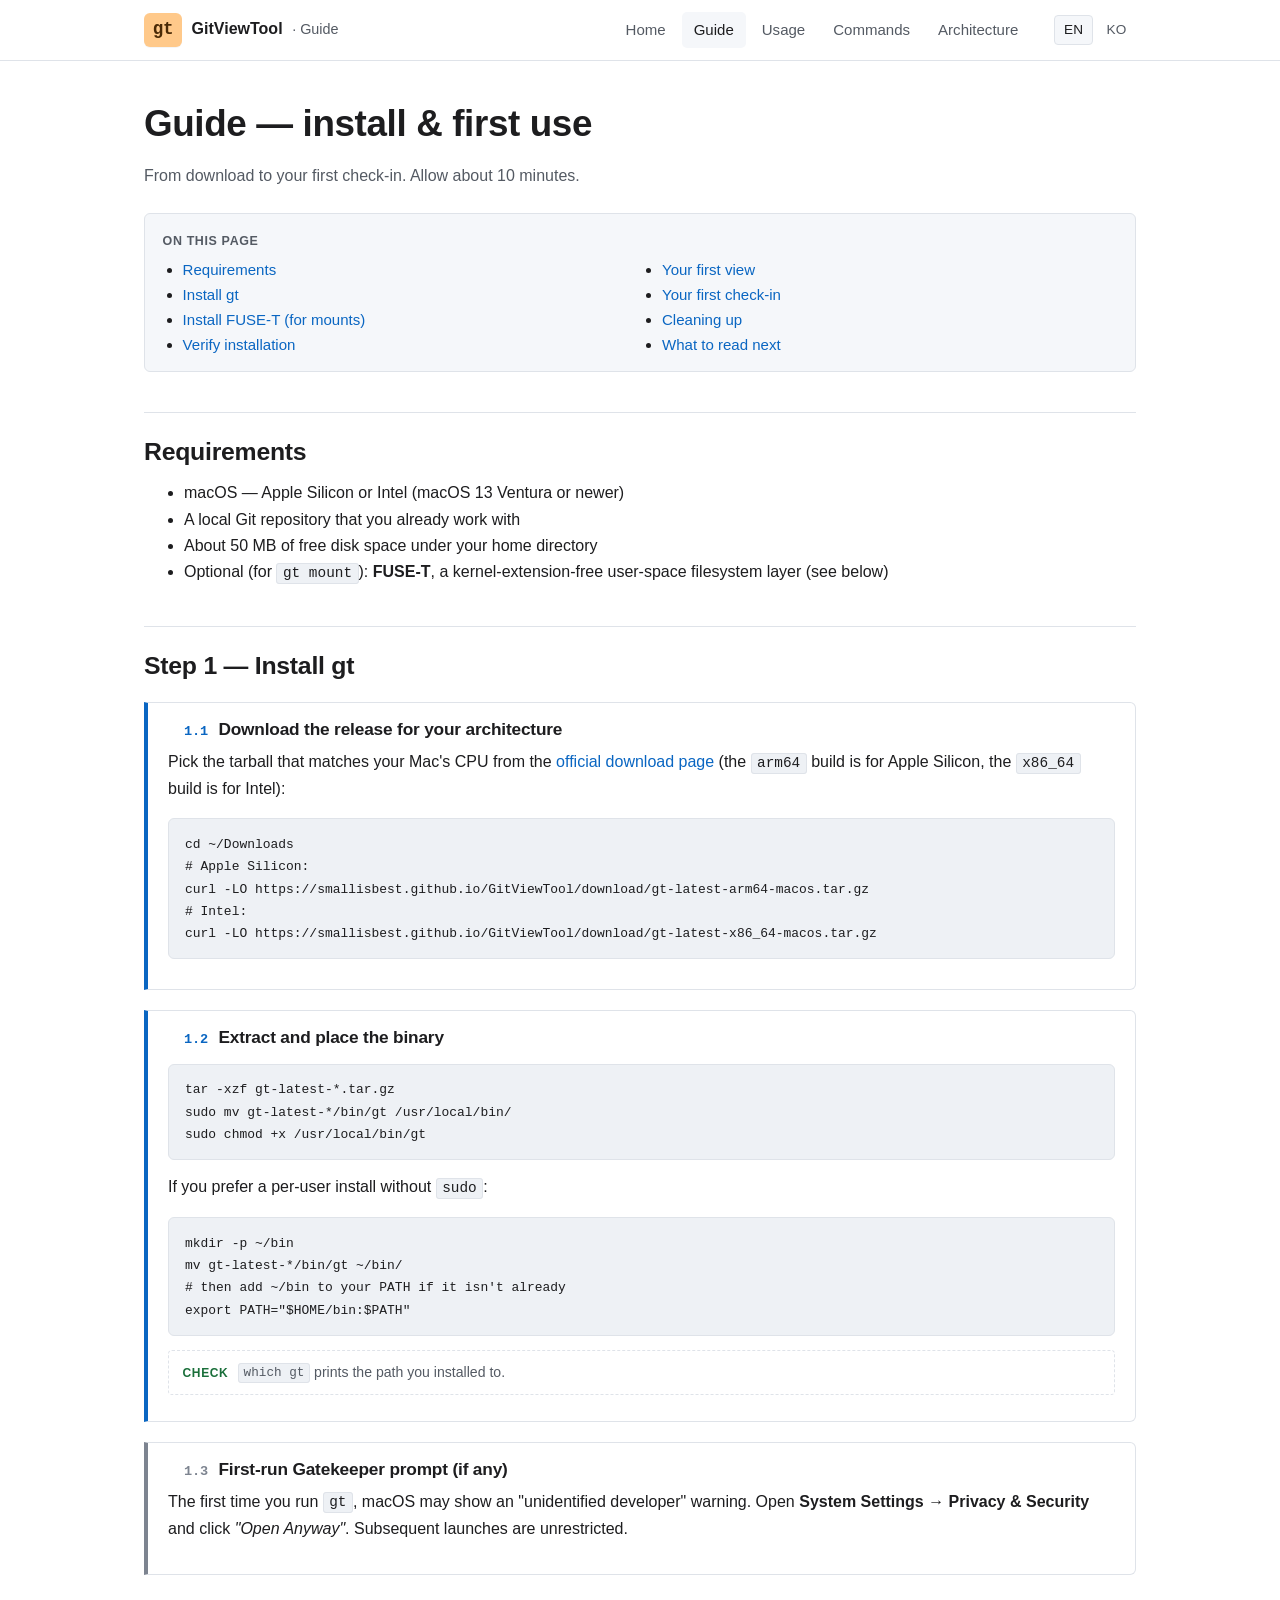
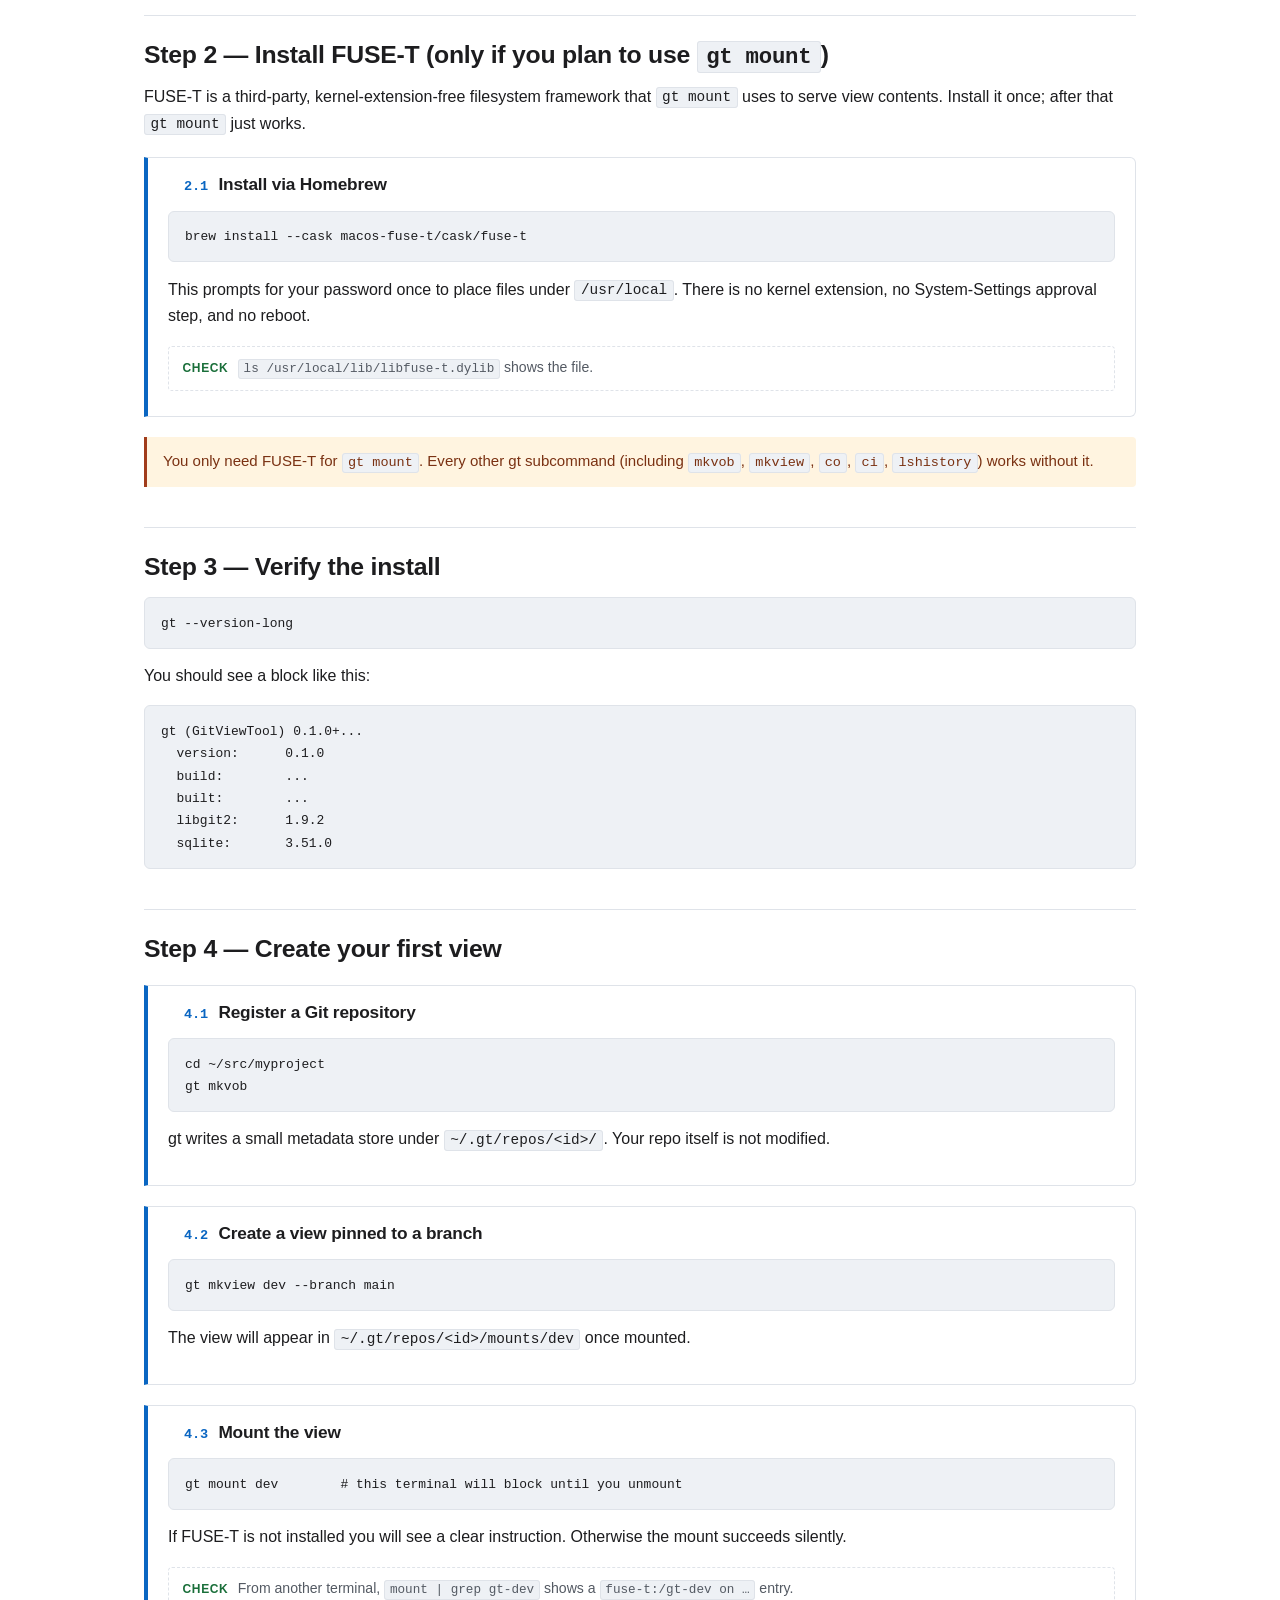
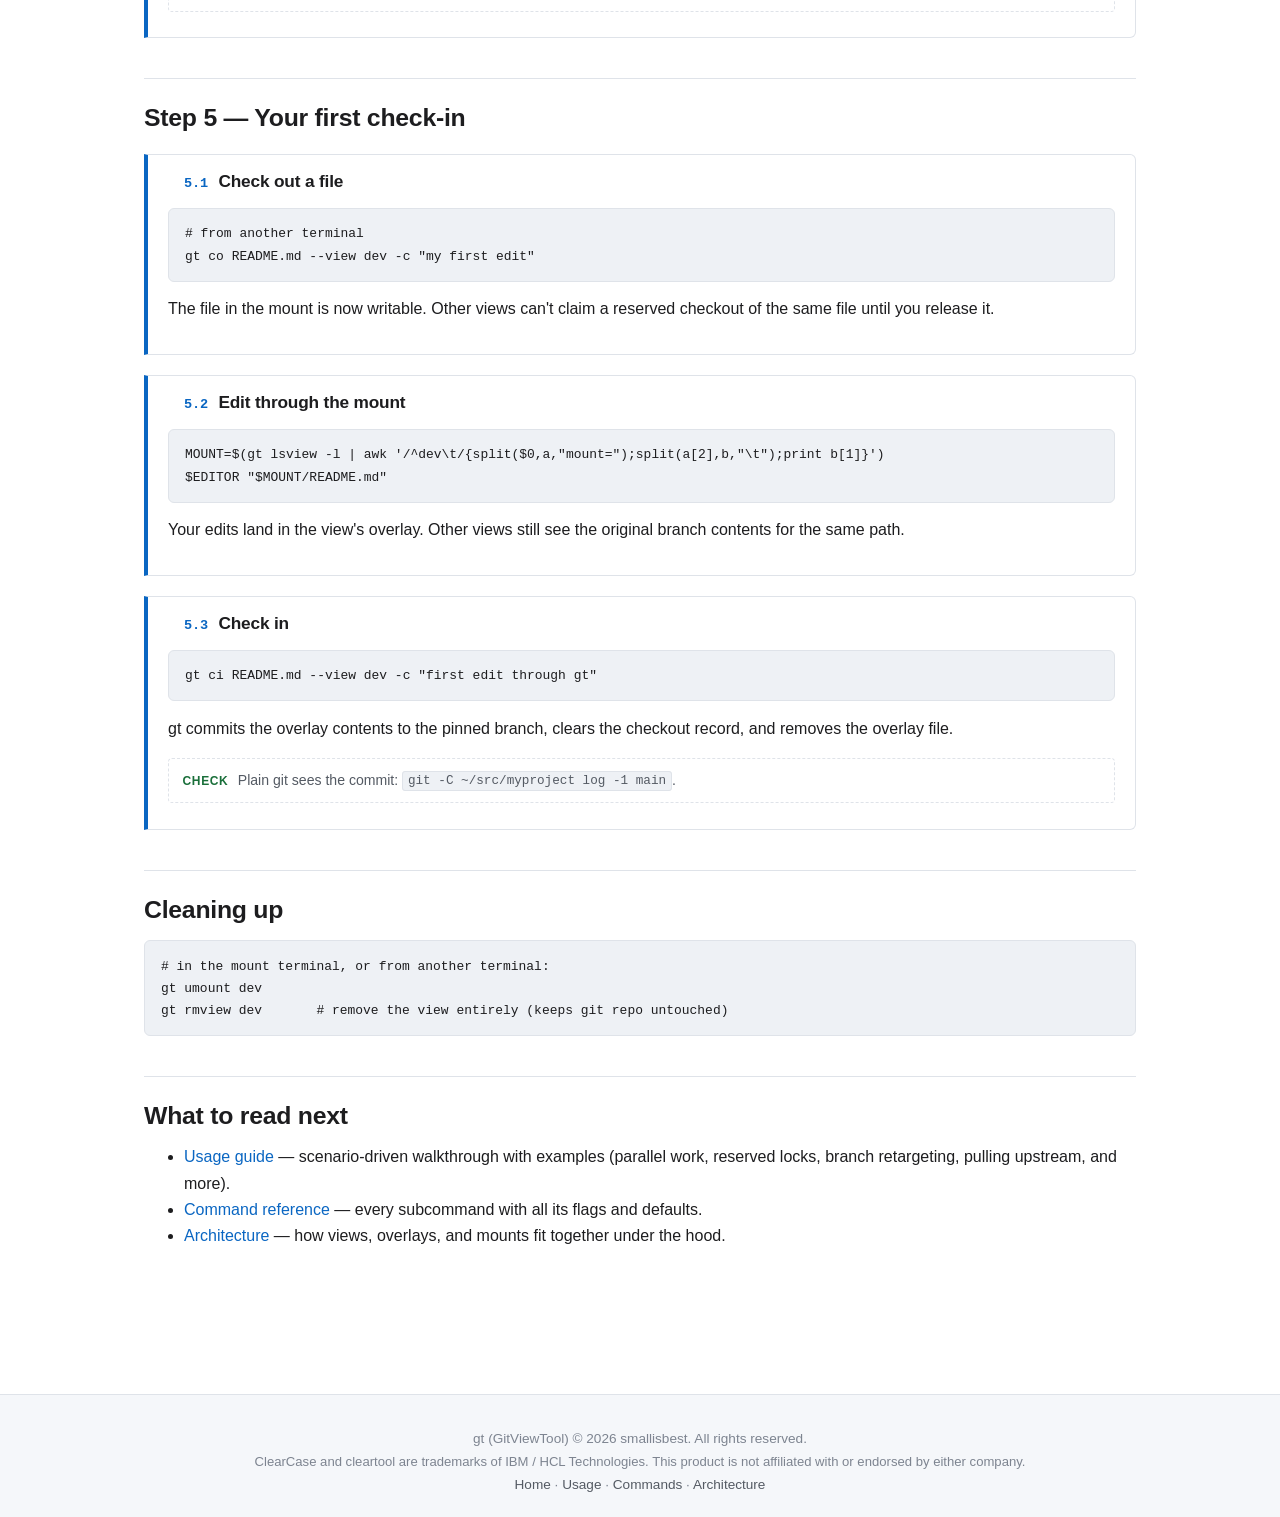
<file: en/guide.html>
<!doctype html>
<html lang="en">
<head>
    <meta charset="utf-8">
    <meta name="viewport" content="width=device-width, initial-scale=1">
    <title>Guide — gt</title>
    <meta name="description" content="Install gt, register a Git repository, and walk through your first view, checkout, edit, and check-in.">
    <link rel="icon" type="image/svg+xml" href="../assets/favicon.svg">
    <link rel="stylesheet" href="../assets/style.css">
</head>
<body>
<header class="site"><div class="container"><div class="bar">
    <a class="brand" href="index.html">
        <span class="logo">gt</span>
        <span class="title">GitViewTool</span>
        <span class="subtitle">· Guide</span>
    </a>
    <nav class="primary">
        <a href="index.html">Home</a>
        <a href="guide.html" class="active">Guide</a>
        <a href="usage.html">Usage</a>
        <a href="commands.html">Commands</a>
        <a href="architecture.html">Architecture</a>
    </nav>
    <nav class="langswitch">
        <a href="guide.html" class="active">EN</a>
        <a href="../ko/guide.html">KO</a>
    </nav>
</div></div></header>

<main class="page"><div class="container">

<h1>Guide — install &amp; first use</h1>
<p class="lede" style="color:var(--fg-dim);max-width:62ch">
    From download to your first check-in. Allow about 10 minutes.
</p>

<div class="toc">
    <strong>On this page</strong>
    <ul>
        <li><a href="#req">Requirements</a></li>
        <li><a href="#install">Install gt</a></li>
        <li><a href="#fuse">Install FUSE-T (for mounts)</a></li>
        <li><a href="#verify">Verify installation</a></li>
        <li><a href="#first">Your first view</a></li>
        <li><a href="#first-ci">Your first check-in</a></li>
        <li><a href="#teardown">Cleaning up</a></li>
        <li><a href="#next">What to read next</a></li>
    </ul>
</div>

<h2 id="req">Requirements</h2>
<ul>
    <li>macOS — Apple Silicon or Intel (macOS 13 Ventura or newer)</li>
    <li>A local Git repository that you already work with</li>
    <li>About 50 MB of free disk space under your home directory</li>
    <li>Optional (for <code>gt mount</code>): <strong>FUSE-T</strong>, a
        kernel-extension-free user-space filesystem layer (see below)</li>
</ul>

<h2 id="install">Step 1 — Install gt</h2>

<div class="step">
    <h3><span class="num">1.1</span> Download the release for your architecture</h3>
    <p>Pick the tarball that matches your Mac's CPU from the
       <a href="https://smallisbest.github.io/GitViewTool/download/">official
       download page</a> (the <code>arm64</code> build is for Apple
       Silicon, the <code>x86_64</code> build is for Intel):</p>
<pre><code>cd ~/Downloads
# Apple Silicon:
curl -LO https://smallisbest.github.io/GitViewTool/download/gt-latest-arm64-macos.tar.gz
# Intel:
curl -LO https://smallisbest.github.io/GitViewTool/download/gt-latest-x86_64-macos.tar.gz</code></pre>
</div>

<div class="step">
    <h3><span class="num">1.2</span> Extract and place the binary</h3>
<pre><code>tar -xzf gt-latest-*.tar.gz
sudo mv gt-latest-*/bin/gt /usr/local/bin/
sudo chmod +x /usr/local/bin/gt</code></pre>
    <p>If you prefer a per-user install without <code>sudo</code>:</p>
<pre><code>mkdir -p ~/bin
mv gt-latest-*/bin/gt ~/bin/
# then add ~/bin to your PATH if it isn't already
export PATH="$HOME/bin:$PATH"</code></pre>
    <div class="expect"><strong>Check</strong>
        <code>which gt</code> prints the path you installed to.</div>
</div>

<div class="step optional">
    <h3><span class="num">1.3</span> First-run Gatekeeper prompt (if any)</h3>
    <p>The first time you run <code>gt</code>, macOS may show an
       "unidentified developer" warning. Open
       <strong>System Settings → Privacy &amp; Security</strong> and click
       <em>"Open Anyway"</em>. Subsequent launches are unrestricted.</p>
</div>

<h2 id="fuse">Step 2 — Install FUSE-T (only if you plan to use <code>gt mount</code>)</h2>
<p>FUSE-T is a third-party, kernel-extension-free filesystem framework
   that <code>gt mount</code> uses to serve view contents. Install it
   once; after that <code>gt mount</code> just works.</p>

<div class="step">
    <h3><span class="num">2.1</span> Install via Homebrew</h3>
<pre><code>brew install --cask macos-fuse-t/cask/fuse-t</code></pre>
    <p>This prompts for your password once to place files under
       <code>/usr/local</code>. There is no kernel extension, no
       System-Settings approval step, and no reboot.</p>
    <div class="expect"><strong>Check</strong>
        <code>ls /usr/local/lib/libfuse-t.dylib</code> shows the file.</div>
</div>

<div class="note warn">
    You only need FUSE-T for <code>gt mount</code>. Every other gt
    subcommand (including <code>mkvob</code>, <code>mkview</code>,
    <code>co</code>, <code>ci</code>, <code>lshistory</code>) works
    without it.
</div>

<h2 id="verify">Step 3 — Verify the install</h2>
<pre><code>gt --version-long</code></pre>
<p>You should see a block like this:</p>
<pre><code>gt (GitViewTool) 0.1.0+...
  version:      0.1.0
  build:        ...
  built:        ...
  libgit2:      1.9.2
  sqlite:       3.51.0</code></pre>

<h2 id="first">Step 4 — Create your first view</h2>

<div class="step">
    <h3><span class="num">4.1</span> Register a Git repository</h3>
<pre><code>cd ~/src/myproject
gt mkvob</code></pre>
    <p>gt writes a small metadata store under
       <code>~/.gt/repos/&lt;id&gt;/</code>. Your repo itself is not
       modified.</p>
</div>

<div class="step">
    <h3><span class="num">4.2</span> Create a view pinned to a branch</h3>
<pre><code>gt mkview dev --branch main</code></pre>
    <p>The view will appear in
       <code>~/.gt/repos/&lt;id&gt;/mounts/dev</code> once mounted.</p>
</div>

<div class="step">
    <h3><span class="num">4.3</span> Mount the view</h3>
<pre><code>gt mount dev        # this terminal will block until you unmount</code></pre>
    <p>If FUSE-T is not installed you will see a clear instruction.
       Otherwise the mount succeeds silently.</p>
    <div class="expect"><strong>Check</strong>
        From another terminal, <code>mount | grep gt-dev</code> shows a
        <code>fuse-t:/gt-dev on …</code> entry.</div>
</div>

<h2 id="first-ci">Step 5 — Your first check-in</h2>

<div class="step">
    <h3><span class="num">5.1</span> Check out a file</h3>
<pre><code># from another terminal
gt co README.md --view dev -c "my first edit"</code></pre>
    <p>The file in the mount is now writable. Other views can't claim a
       reserved checkout of the same file until you release it.</p>
</div>

<div class="step">
    <h3><span class="num">5.2</span> Edit through the mount</h3>
<pre><code>MOUNT=$(gt lsview -l | awk '/^dev\t/{split($0,a,"mount=");split(a[2],b,"\t");print b[1]}')
$EDITOR "$MOUNT/README.md"</code></pre>
    <p>Your edits land in the view's overlay. Other views still see the
       original branch contents for the same path.</p>
</div>

<div class="step">
    <h3><span class="num">5.3</span> Check in</h3>
<pre><code>gt ci README.md --view dev -c "first edit through gt"</code></pre>
    <p>gt commits the overlay contents to the pinned branch, clears the
       checkout record, and removes the overlay file.</p>
    <div class="expect"><strong>Check</strong>
        Plain git sees the commit:
        <code>git -C ~/src/myproject log -1 main</code>.</div>
</div>

<h2 id="teardown">Cleaning up</h2>
<pre><code># in the mount terminal, or from another terminal:
gt umount dev
gt rmview dev       # remove the view entirely (keeps git repo untouched)</code></pre>

<h2 id="next">What to read next</h2>
<ul>
    <li><a href="usage.html">Usage guide</a> — scenario-driven walkthrough
        with examples (parallel work, reserved locks, branch retargeting,
        pulling upstream, and more).</li>
    <li><a href="commands.html">Command reference</a> — every subcommand
        with all its flags and defaults.</li>
    <li><a href="architecture.html">Architecture</a> — how views,
        overlays, and mounts fit together under the hood.</li>
</ul>

</div></main>

<footer class="site"><div class="container">
    gt (GitViewTool) © 2026 smallisbest. All rights reserved.<br>
    <span style="color:var(--fg-faint);font-size:0.82rem">ClearCase and cleartool are trademarks of IBM / HCL Technologies. This product is not affiliated with or endorsed by either company.</span><br>
    <a href="index.html">Home</a> ·
    <a href="usage.html">Usage</a> ·
    <a href="commands.html">Commands</a> ·
    <a href="architecture.html">Architecture</a>
</div></footer>
</body>
</html>
</file>
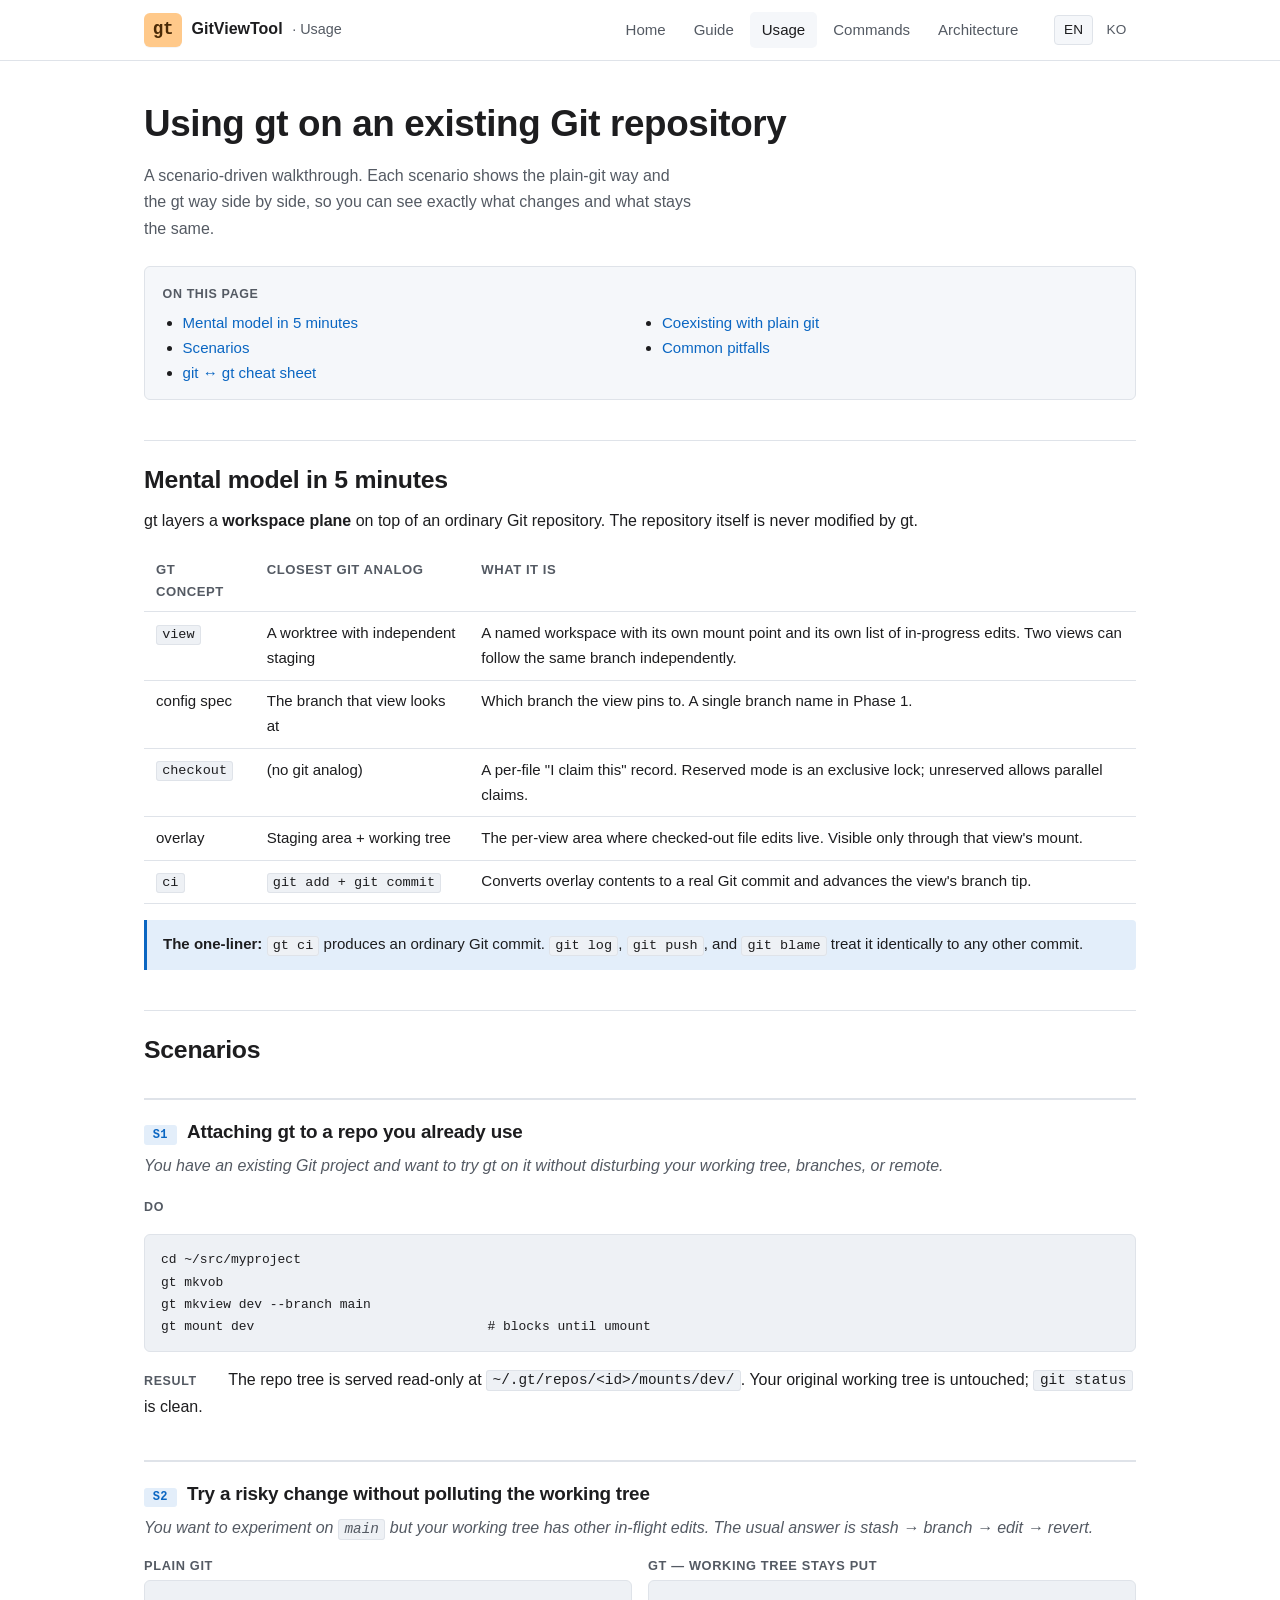
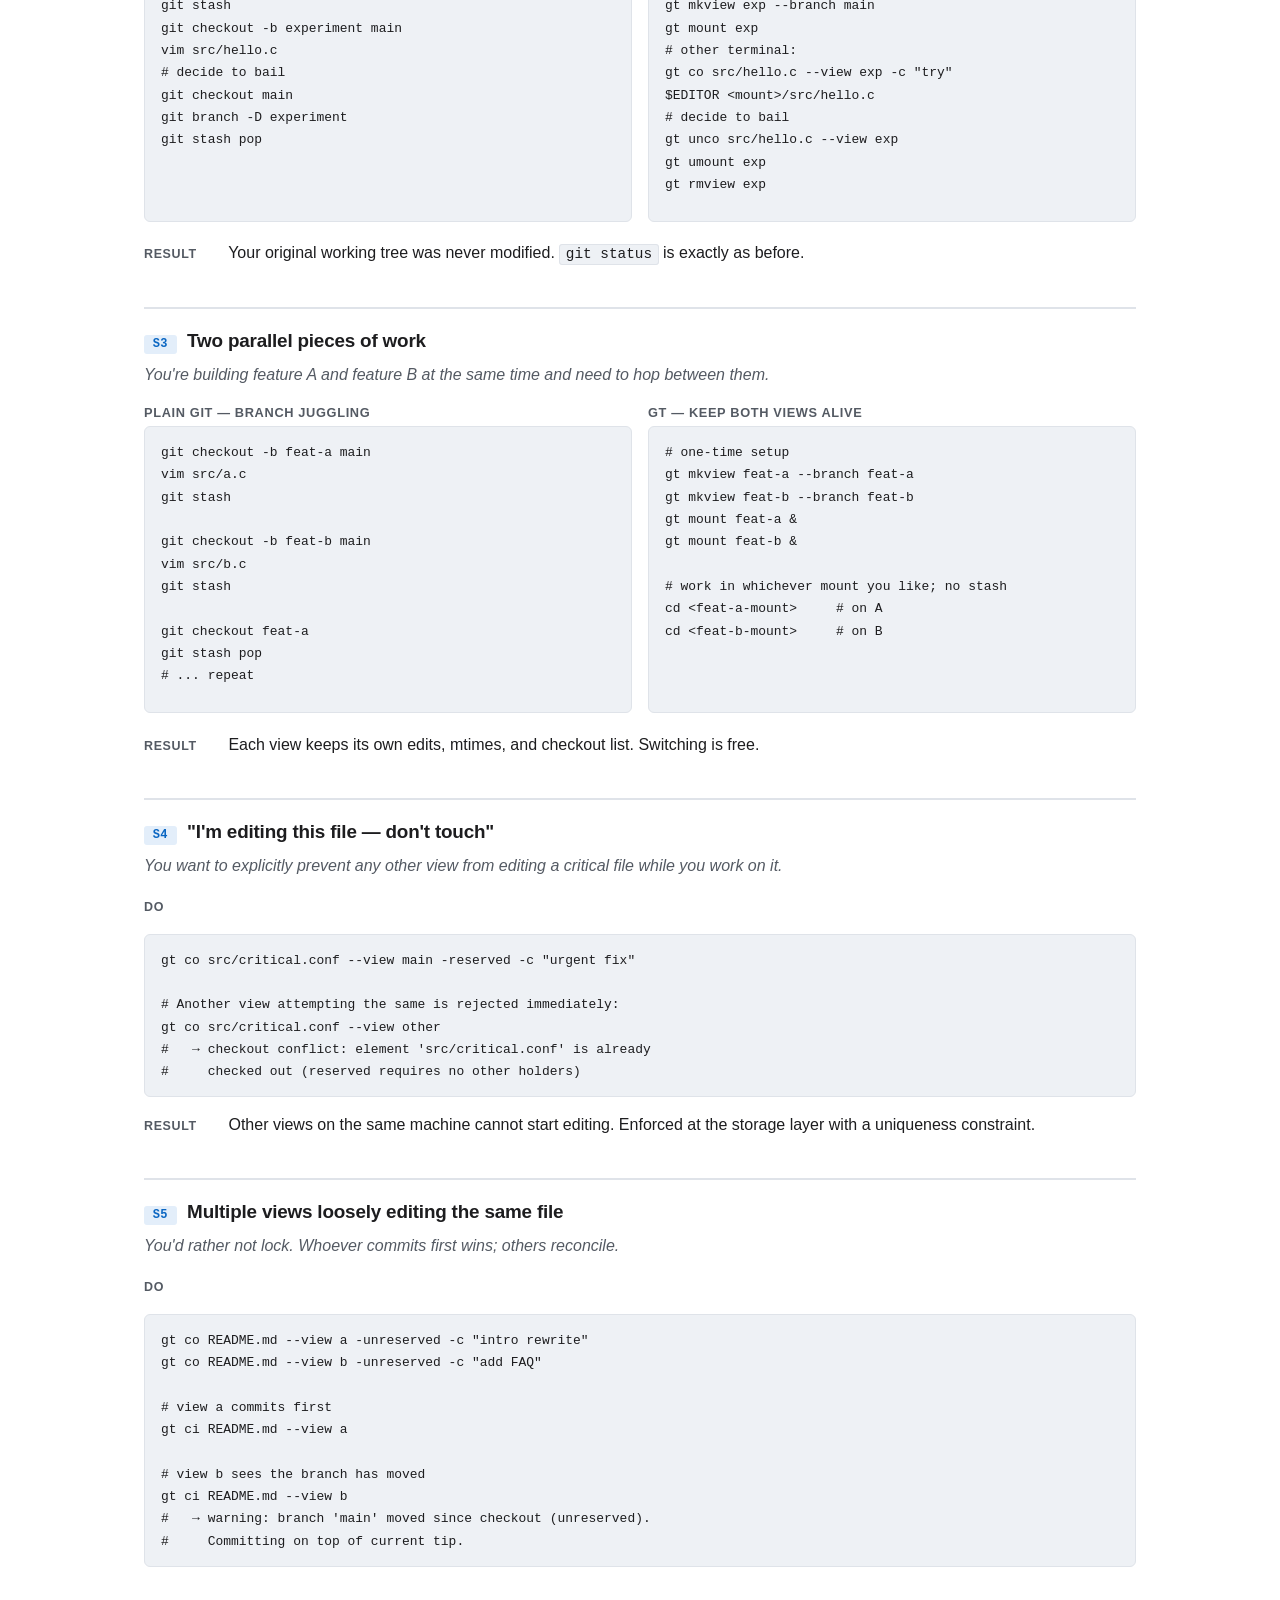
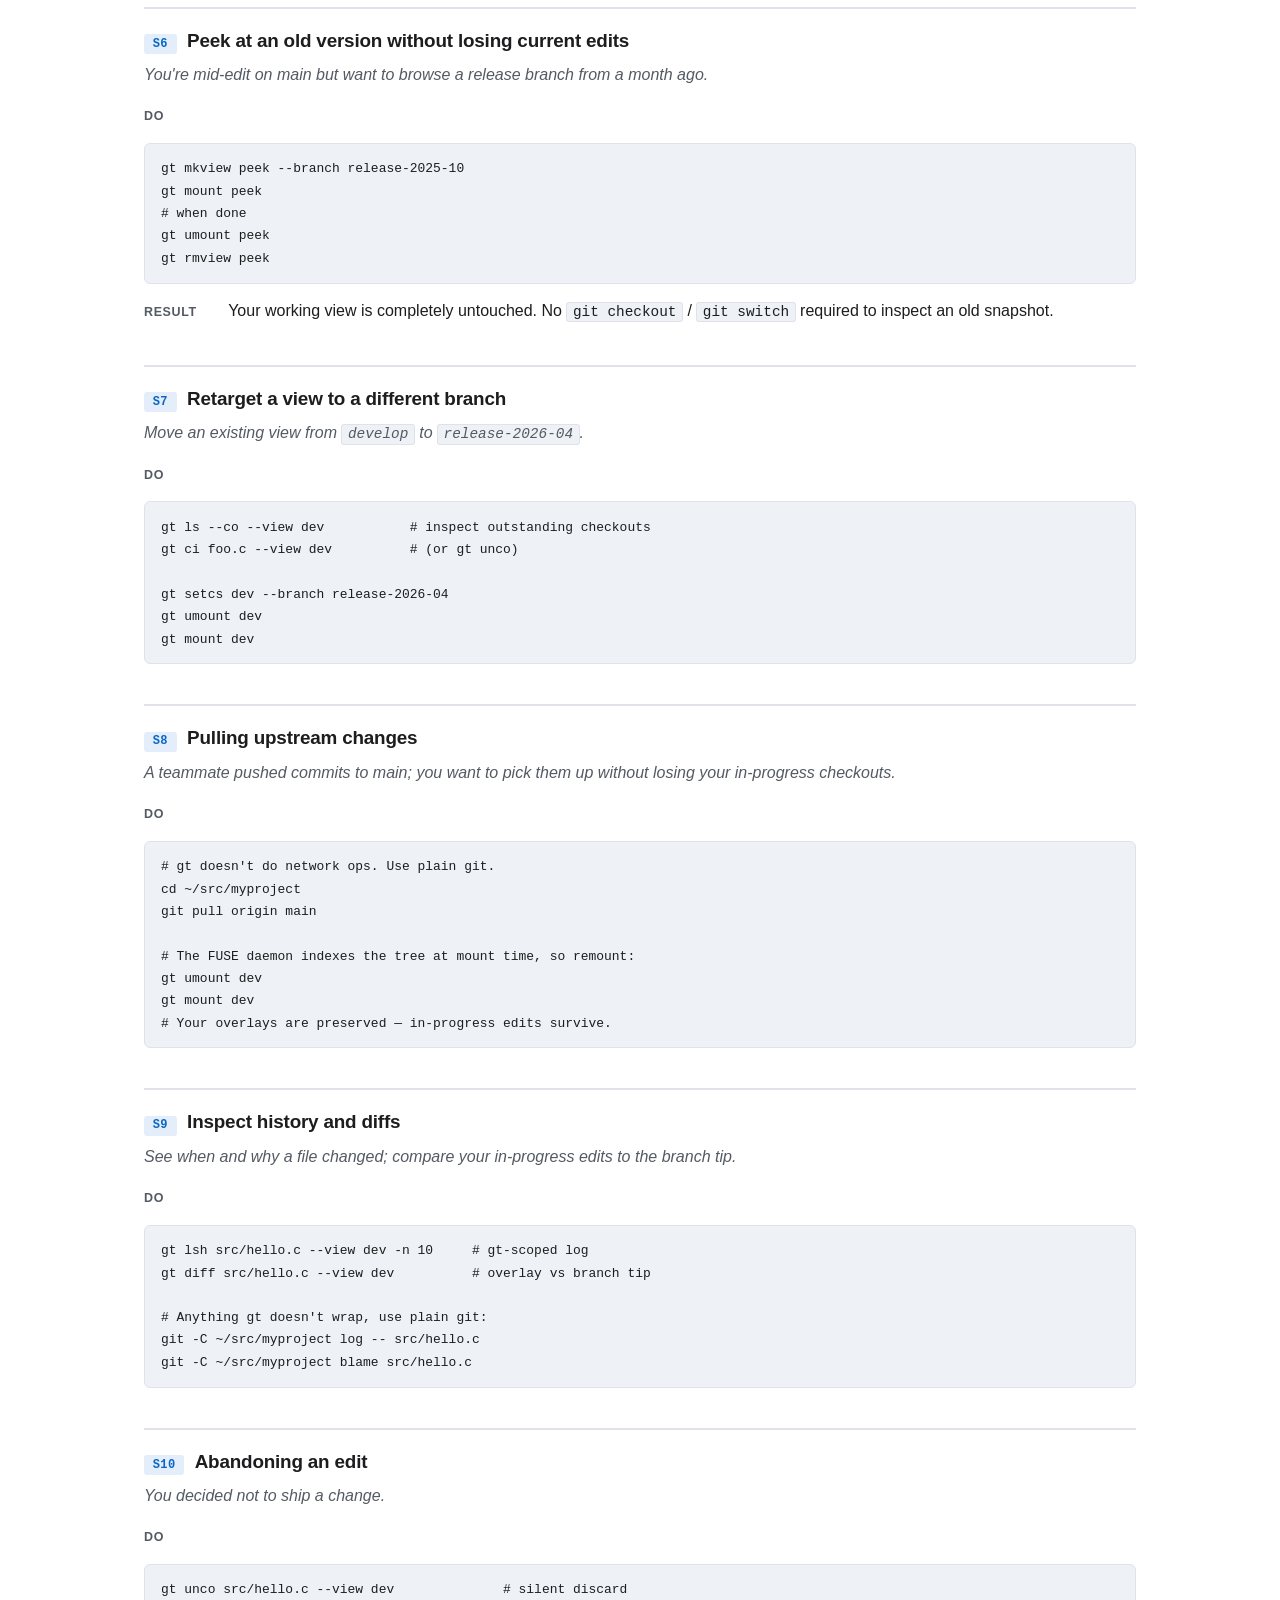
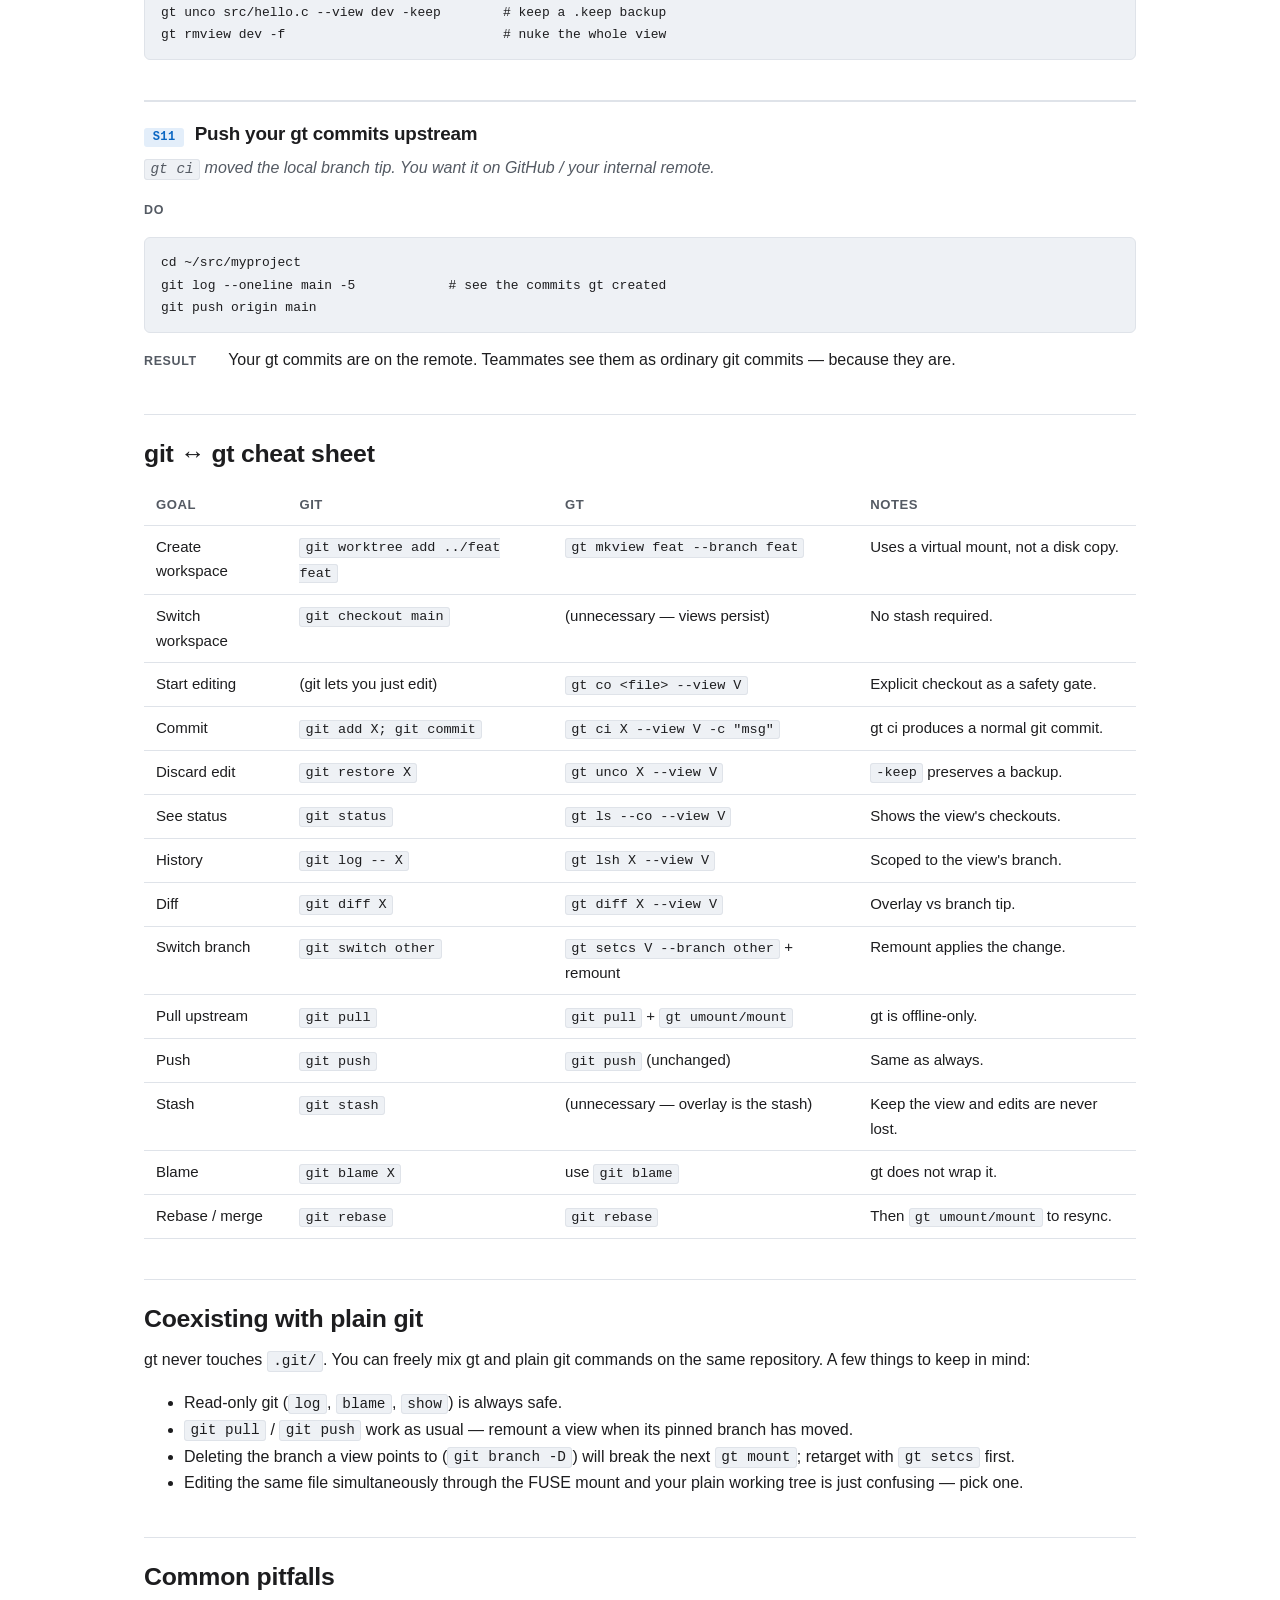
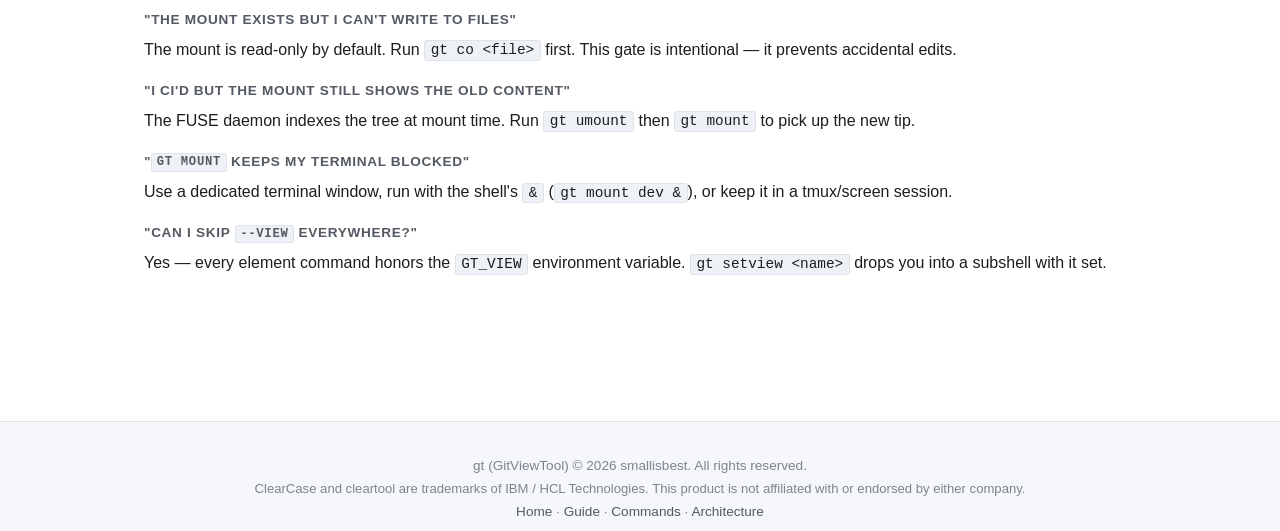
<file: en/usage.html>
<!doctype html>
<html lang="en">
<head>
    <meta charset="utf-8">
    <meta name="viewport" content="width=device-width, initial-scale=1">
    <title>Usage — gt</title>
    <meta name="description" content="Scenario-driven walkthrough of using gt on an existing Git repository. Comparisons with plain git, cheat sheet, pitfalls.">
    <link rel="icon" type="image/svg+xml" href="../assets/favicon.svg">
    <link rel="stylesheet" href="../assets/style.css">
</head>
<body>
<header class="site"><div class="container"><div class="bar">
    <a class="brand" href="index.html">
        <span class="logo">gt</span>
        <span class="title">GitViewTool</span>
        <span class="subtitle">· Usage</span>
    </a>
    <nav class="primary">
        <a href="index.html">Home</a>
        <a href="guide.html">Guide</a>
        <a href="usage.html" class="active">Usage</a>
        <a href="commands.html">Commands</a>
        <a href="architecture.html">Architecture</a>
    </nav>
    <nav class="langswitch">
        <a href="usage.html" class="active">EN</a>
        <a href="../ko/usage.html">KO</a>
    </nav>
</div></div></header>

<main class="page"><div class="container">

<h1>Using gt on an existing Git repository</h1>
<p class="lede" style="color:var(--fg-dim);max-width:62ch">
    A scenario-driven walkthrough. Each scenario shows the plain-git way
    and the gt way side by side, so you can see exactly what changes and
    what stays the same.
</p>

<div class="toc">
    <strong>On this page</strong>
    <ul>
        <li><a href="#mental">Mental model in 5 minutes</a></li>
        <li><a href="#scenarios">Scenarios</a></li>
        <li><a href="#mapping">git ↔ gt cheat sheet</a></li>
        <li><a href="#coexist">Coexisting with plain git</a></li>
        <li><a href="#pitfalls">Common pitfalls</a></li>
    </ul>
</div>

<h2 id="mental">Mental model in 5 minutes</h2>
<p>gt layers a <strong>workspace plane</strong> on top of an ordinary Git
   repository. The repository itself is never modified by gt.</p>

<table>
    <tr><th>gt concept</th><th>Closest git analog</th><th>What it is</th></tr>
    <tr>
        <td><code>view</code></td>
        <td>A worktree with independent staging</td>
        <td>A named workspace with its own mount point and its own list
            of in-progress edits. Two views can follow the same branch
            independently.</td>
    </tr>
    <tr>
        <td>config spec</td>
        <td>The branch that view looks at</td>
        <td>Which branch the view pins to. A single branch name in
            Phase 1.</td>
    </tr>
    <tr>
        <td><code>checkout</code></td>
        <td>(no git analog)</td>
        <td>A per-file "I claim this" record. Reserved mode is an
            exclusive lock; unreserved allows parallel claims.</td>
    </tr>
    <tr>
        <td>overlay</td>
        <td>Staging area + working tree</td>
        <td>The per-view area where checked-out file edits live. Visible
            only through that view's mount.</td>
    </tr>
    <tr>
        <td><code>ci</code></td>
        <td><code>git add + git commit</code></td>
        <td>Converts overlay contents to a real Git commit and advances
            the view's branch tip.</td>
    </tr>
</table>

<div class="note">
    <strong>The one-liner:</strong> <code>gt ci</code> produces an
    ordinary Git commit. <code>git log</code>, <code>git push</code>,
    and <code>git blame</code> treat it identically to any other commit.
</div>

<h2 id="scenarios">Scenarios</h2>

<div class="scenario">
    <h3><span class="tag">S1</span> Attaching gt to a repo you already use</h3>
    <p class="situation">You have an existing Git project and want to
       try gt on it without disturbing your working tree, branches, or
       remote.</p>
    <p class="doit"><strong>Do</strong></p>
<pre><code>cd ~/src/myproject
gt mkvob
gt mkview dev --branch main
gt mount dev                              # blocks until umount</code></pre>
    <p class="result"><strong>Result</strong>
       The repo tree is served read-only at
       <code>~/.gt/repos/&lt;id&gt;/mounts/dev/</code>. Your original
       working tree is untouched; <code>git status</code> is clean.</p>
</div>

<div class="scenario">
    <h3><span class="tag">S2</span> Try a risky change without polluting the working tree</h3>
    <p class="situation">You want to experiment on <code>main</code> but
       your working tree has other in-flight edits. The usual answer is
       stash → branch → edit → revert.</p>
    <div class="compare">
        <div>
            <h4>Plain git</h4>
<pre><code>git stash
git checkout -b experiment main
vim src/hello.c
# decide to bail
git checkout main
git branch -D experiment
git stash pop</code></pre>
        </div>
        <div>
            <h4>gt — working tree stays put</h4>
<pre><code>gt mkview exp --branch main
gt mount exp
# other terminal:
gt co src/hello.c --view exp -c "try"
$EDITOR &lt;mount&gt;/src/hello.c
# decide to bail
gt unco src/hello.c --view exp
gt umount exp
gt rmview exp</code></pre>
        </div>
    </div>
    <p class="result"><strong>Result</strong> Your original working tree
       was never modified. <code>git status</code> is exactly as
       before.</p>
</div>

<div class="scenario">
    <h3><span class="tag">S3</span> Two parallel pieces of work</h3>
    <p class="situation">You're building feature A and feature B at the
       same time and need to hop between them.</p>
    <div class="compare">
        <div>
            <h4>Plain git — branch juggling</h4>
<pre><code>git checkout -b feat-a main
vim src/a.c
git stash

git checkout -b feat-b main
vim src/b.c
git stash

git checkout feat-a
git stash pop
# ... repeat</code></pre>
        </div>
        <div>
            <h4>gt — keep both views alive</h4>
<pre><code># one-time setup
gt mkview feat-a --branch feat-a
gt mkview feat-b --branch feat-b
gt mount feat-a &amp;
gt mount feat-b &amp;

# work in whichever mount you like; no stash
cd &lt;feat-a-mount&gt;     # on A
cd &lt;feat-b-mount&gt;     # on B</code></pre>
        </div>
    </div>
    <p class="result"><strong>Result</strong> Each view keeps its own
       edits, mtimes, and checkout list. Switching is free.</p>
</div>

<div class="scenario">
    <h3><span class="tag">S4</span> "I'm editing this file — don't touch"</h3>
    <p class="situation">You want to explicitly prevent any other view
       from editing a critical file while you work on it.</p>
    <p class="doit"><strong>Do</strong></p>
<pre><code>gt co src/critical.conf --view main -reserved -c "urgent fix"

# Another view attempting the same is rejected immediately:
gt co src/critical.conf --view other
#   → checkout conflict: element 'src/critical.conf' is already
#     checked out (reserved requires no other holders)</code></pre>
    <p class="result"><strong>Result</strong> Other views on the same
       machine cannot start editing. Enforced at the storage layer
       with a uniqueness constraint.</p>
</div>

<div class="scenario">
    <h3><span class="tag">S5</span> Multiple views loosely editing the same file</h3>
    <p class="situation">You'd rather not lock. Whoever commits first
       wins; others reconcile.</p>
    <p class="doit"><strong>Do</strong></p>
<pre><code>gt co README.md --view a -unreserved -c "intro rewrite"
gt co README.md --view b -unreserved -c "add FAQ"

# view a commits first
gt ci README.md --view a

# view b sees the branch has moved
gt ci README.md --view b
#   → warning: branch 'main' moved since checkout (unreserved).
#     Committing on top of current tip.</code></pre>
</div>

<div class="scenario">
    <h3><span class="tag">S6</span> Peek at an old version without losing current edits</h3>
    <p class="situation">You're mid-edit on main but want to browse a
       release branch from a month ago.</p>
    <p class="doit"><strong>Do</strong></p>
<pre><code>gt mkview peek --branch release-2025-10
gt mount peek
# when done
gt umount peek
gt rmview peek</code></pre>
    <p class="result"><strong>Result</strong> Your working view is
       completely untouched. No <code>git checkout</code> / <code>git
       switch</code> required to inspect an old snapshot.</p>
</div>

<div class="scenario">
    <h3><span class="tag">S7</span> Retarget a view to a different branch</h3>
    <p class="situation">Move an existing view from <code>develop</code>
       to <code>release-2026-04</code>.</p>
    <p class="doit"><strong>Do</strong></p>
<pre><code>gt ls --co --view dev           # inspect outstanding checkouts
gt ci foo.c --view dev          # (or gt unco)

gt setcs dev --branch release-2026-04
gt umount dev
gt mount dev</code></pre>
</div>

<div class="scenario">
    <h3><span class="tag">S8</span> Pulling upstream changes</h3>
    <p class="situation">A teammate pushed commits to main; you want to
       pick them up without losing your in-progress checkouts.</p>
    <p class="doit"><strong>Do</strong></p>
<pre><code># gt doesn't do network ops. Use plain git.
cd ~/src/myproject
git pull origin main

# The FUSE daemon indexes the tree at mount time, so remount:
gt umount dev
gt mount dev
# Your overlays are preserved — in-progress edits survive.</code></pre>
</div>

<div class="scenario">
    <h3><span class="tag">S9</span> Inspect history and diffs</h3>
    <p class="situation">See when and why a file changed; compare your
       in-progress edits to the branch tip.</p>
    <p class="doit"><strong>Do</strong></p>
<pre><code>gt lsh src/hello.c --view dev -n 10     # gt-scoped log
gt diff src/hello.c --view dev          # overlay vs branch tip

# Anything gt doesn't wrap, use plain git:
git -C ~/src/myproject log -- src/hello.c
git -C ~/src/myproject blame src/hello.c</code></pre>
</div>

<div class="scenario">
    <h3><span class="tag">S10</span> Abandoning an edit</h3>
    <p class="situation">You decided not to ship a change.</p>
    <p class="doit"><strong>Do</strong></p>
<pre><code>gt unco src/hello.c --view dev              # silent discard
gt unco src/hello.c --view dev -keep        # keep a .keep backup
gt rmview dev -f                            # nuke the whole view</code></pre>
</div>

<div class="scenario">
    <h3><span class="tag">S11</span> Push your gt commits upstream</h3>
    <p class="situation"><code>gt ci</code> moved the local branch tip.
       You want it on GitHub / your internal remote.</p>
    <p class="doit"><strong>Do</strong></p>
<pre><code>cd ~/src/myproject
git log --oneline main -5            # see the commits gt created
git push origin main</code></pre>
    <p class="result"><strong>Result</strong> Your gt commits are on the
       remote. Teammates see them as ordinary git commits — because they
       are.</p>
</div>

<h2 id="mapping">git ↔ gt cheat sheet</h2>

<table>
    <tr><th>Goal</th><th>git</th><th>gt</th><th>Notes</th></tr>
    <tr><td>Create workspace</td>
        <td><code>git worktree add ../feat feat</code></td>
        <td><code>gt mkview feat --branch feat</code></td>
        <td>Uses a virtual mount, not a disk copy.</td></tr>
    <tr><td>Switch workspace</td>
        <td><code>git checkout main</code></td>
        <td>(unnecessary — views persist)</td>
        <td>No stash required.</td></tr>
    <tr><td>Start editing</td>
        <td>(git lets you just edit)</td>
        <td><code>gt co &lt;file&gt; --view V</code></td>
        <td>Explicit checkout as a safety gate.</td></tr>
    <tr><td>Commit</td>
        <td><code>git add X; git commit</code></td>
        <td><code>gt ci X --view V -c "msg"</code></td>
        <td>gt ci produces a normal git commit.</td></tr>
    <tr><td>Discard edit</td>
        <td><code>git restore X</code></td>
        <td><code>gt unco X --view V</code></td>
        <td><code>-keep</code> preserves a backup.</td></tr>
    <tr><td>See status</td>
        <td><code>git status</code></td>
        <td><code>gt ls --co --view V</code></td>
        <td>Shows the view's checkouts.</td></tr>
    <tr><td>History</td>
        <td><code>git log -- X</code></td>
        <td><code>gt lsh X --view V</code></td>
        <td>Scoped to the view's branch.</td></tr>
    <tr><td>Diff</td>
        <td><code>git diff X</code></td>
        <td><code>gt diff X --view V</code></td>
        <td>Overlay vs branch tip.</td></tr>
    <tr><td>Switch branch</td>
        <td><code>git switch other</code></td>
        <td><code>gt setcs V --branch other</code> + remount</td>
        <td>Remount applies the change.</td></tr>
    <tr><td>Pull upstream</td>
        <td><code>git pull</code></td>
        <td><code>git pull</code> + <code>gt umount/mount</code></td>
        <td>gt is offline-only.</td></tr>
    <tr><td>Push</td>
        <td><code>git push</code></td>
        <td><code>git push</code> (unchanged)</td>
        <td>Same as always.</td></tr>
    <tr><td>Stash</td>
        <td><code>git stash</code></td>
        <td>(unnecessary — overlay is the stash)</td>
        <td>Keep the view and edits are never lost.</td></tr>
    <tr><td>Blame</td>
        <td><code>git blame X</code></td>
        <td>use <code>git blame</code></td>
        <td>gt does not wrap it.</td></tr>
    <tr><td>Rebase / merge</td>
        <td><code>git rebase</code></td>
        <td><code>git rebase</code></td>
        <td>Then <code>gt umount/mount</code> to resync.</td></tr>
</table>

<h2 id="coexist">Coexisting with plain git</h2>
<p>gt never touches <code>.git/</code>. You can freely mix gt and plain
   git commands on the same repository. A few things to keep in mind:</p>
<ul>
    <li>Read-only git (<code>log</code>, <code>blame</code>,
        <code>show</code>) is always safe.</li>
    <li><code>git pull</code> / <code>git push</code> work as usual —
        remount a view when its pinned branch has moved.</li>
    <li>Deleting the branch a view points to (<code>git branch -D</code>)
        will break the next <code>gt mount</code>; retarget with
        <code>gt setcs</code> first.</li>
    <li>Editing the same file simultaneously through the FUSE mount and
        your plain working tree is just confusing — pick one.</li>
</ul>

<h2 id="pitfalls">Common pitfalls</h2>

<h4>"The mount exists but I can't write to files"</h4>
<p>The mount is read-only by default. Run <code>gt co &lt;file&gt;</code>
   first. This gate is intentional — it prevents accidental edits.</p>

<h4>"I ci'd but the mount still shows the old content"</h4>
<p>The FUSE daemon indexes the tree at mount time. Run
   <code>gt umount</code> then <code>gt mount</code> to pick up the new
   tip.</p>

<h4>"<code>gt mount</code> keeps my terminal blocked"</h4>
<p>Use a dedicated terminal window, run with the shell's <code>&amp;</code>
   (<code>gt mount dev &amp;</code>), or keep it in a tmux/screen
   session.</p>

<h4>"Can I skip <code>--view</code> everywhere?"</h4>
<p>Yes — every element command honors the <code>GT_VIEW</code>
   environment variable. <code>gt setview &lt;name&gt;</code> drops you
   into a subshell with it set.</p>

</div></main>

<footer class="site"><div class="container">
    gt (GitViewTool) © 2026 smallisbest. All rights reserved.<br>
    <span style="color:var(--fg-faint);font-size:0.82rem">ClearCase and cleartool are trademarks of IBM / HCL Technologies. This product is not affiliated with or endorsed by either company.</span><br>
    <a href="index.html">Home</a> ·
    <a href="guide.html">Guide</a> ·
    <a href="commands.html">Commands</a> ·
    <a href="architecture.html">Architecture</a>
</div></footer>
</body>
</html>
</file>
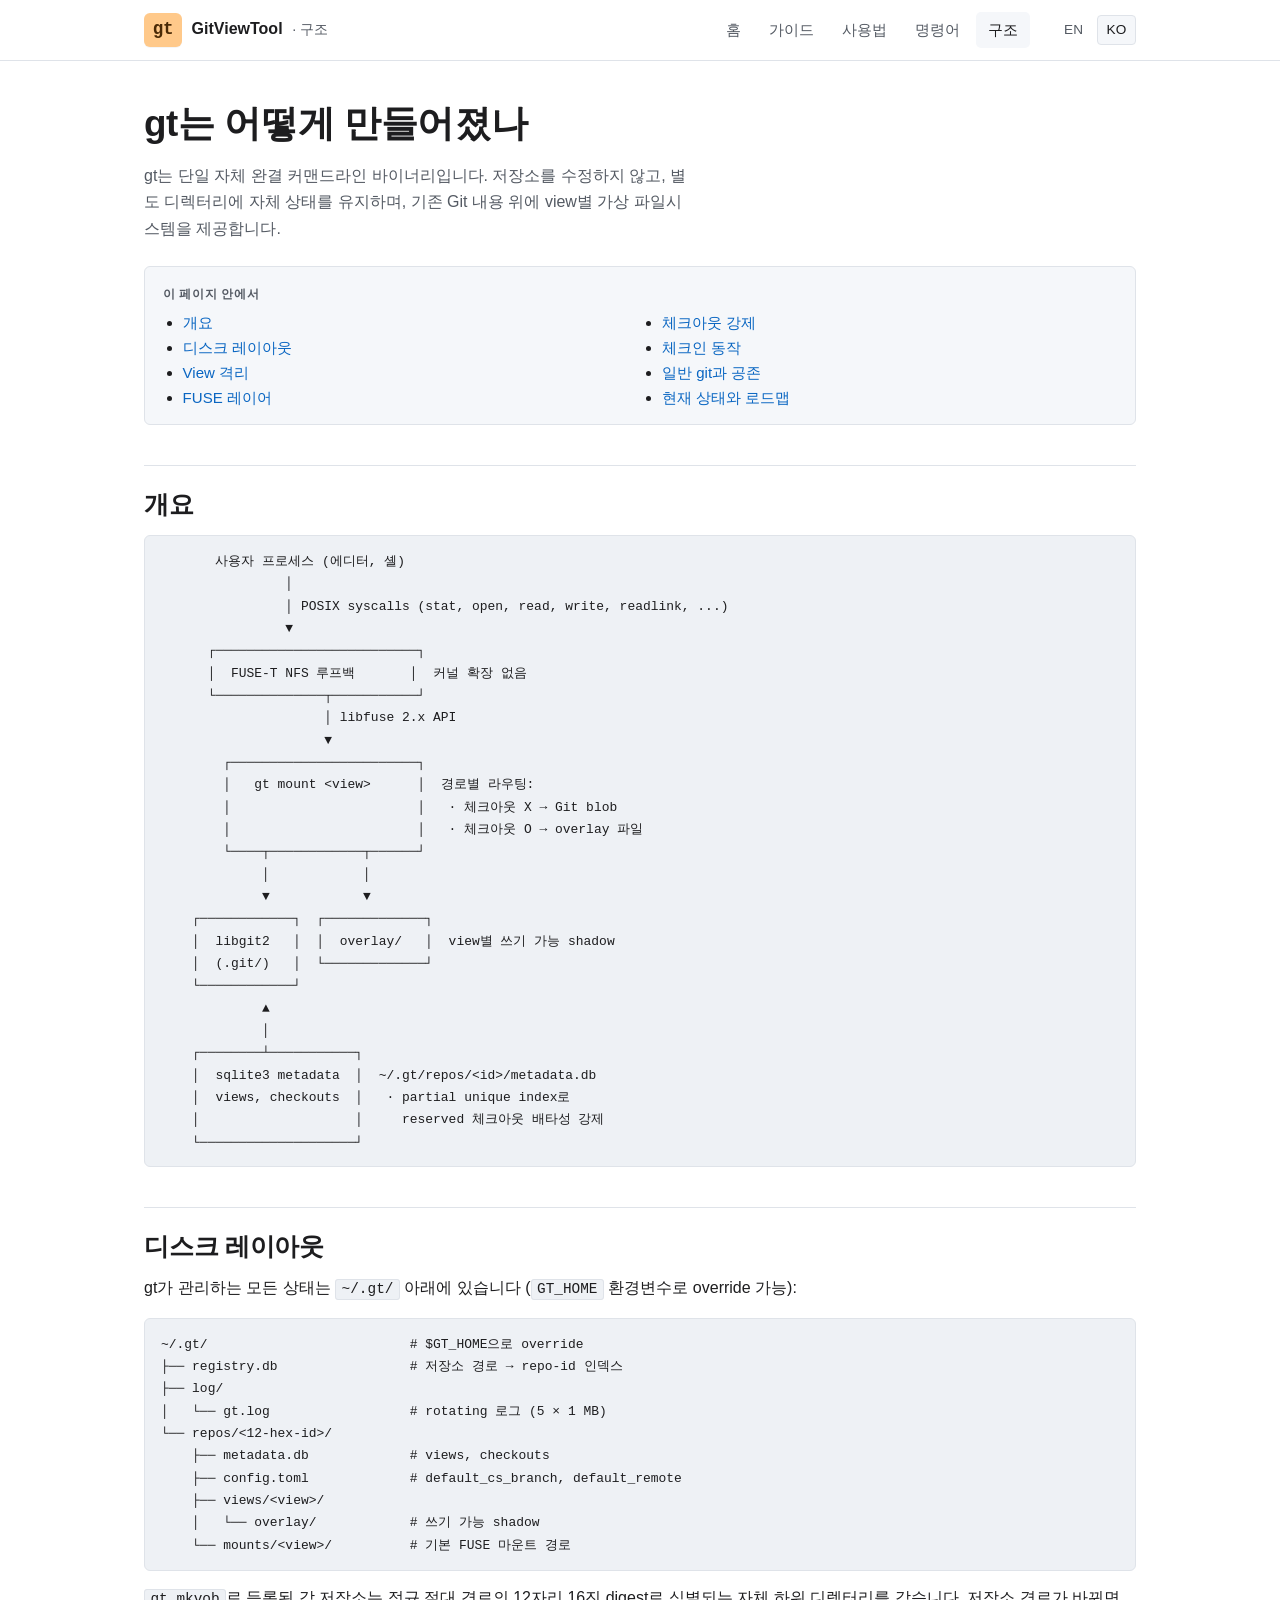
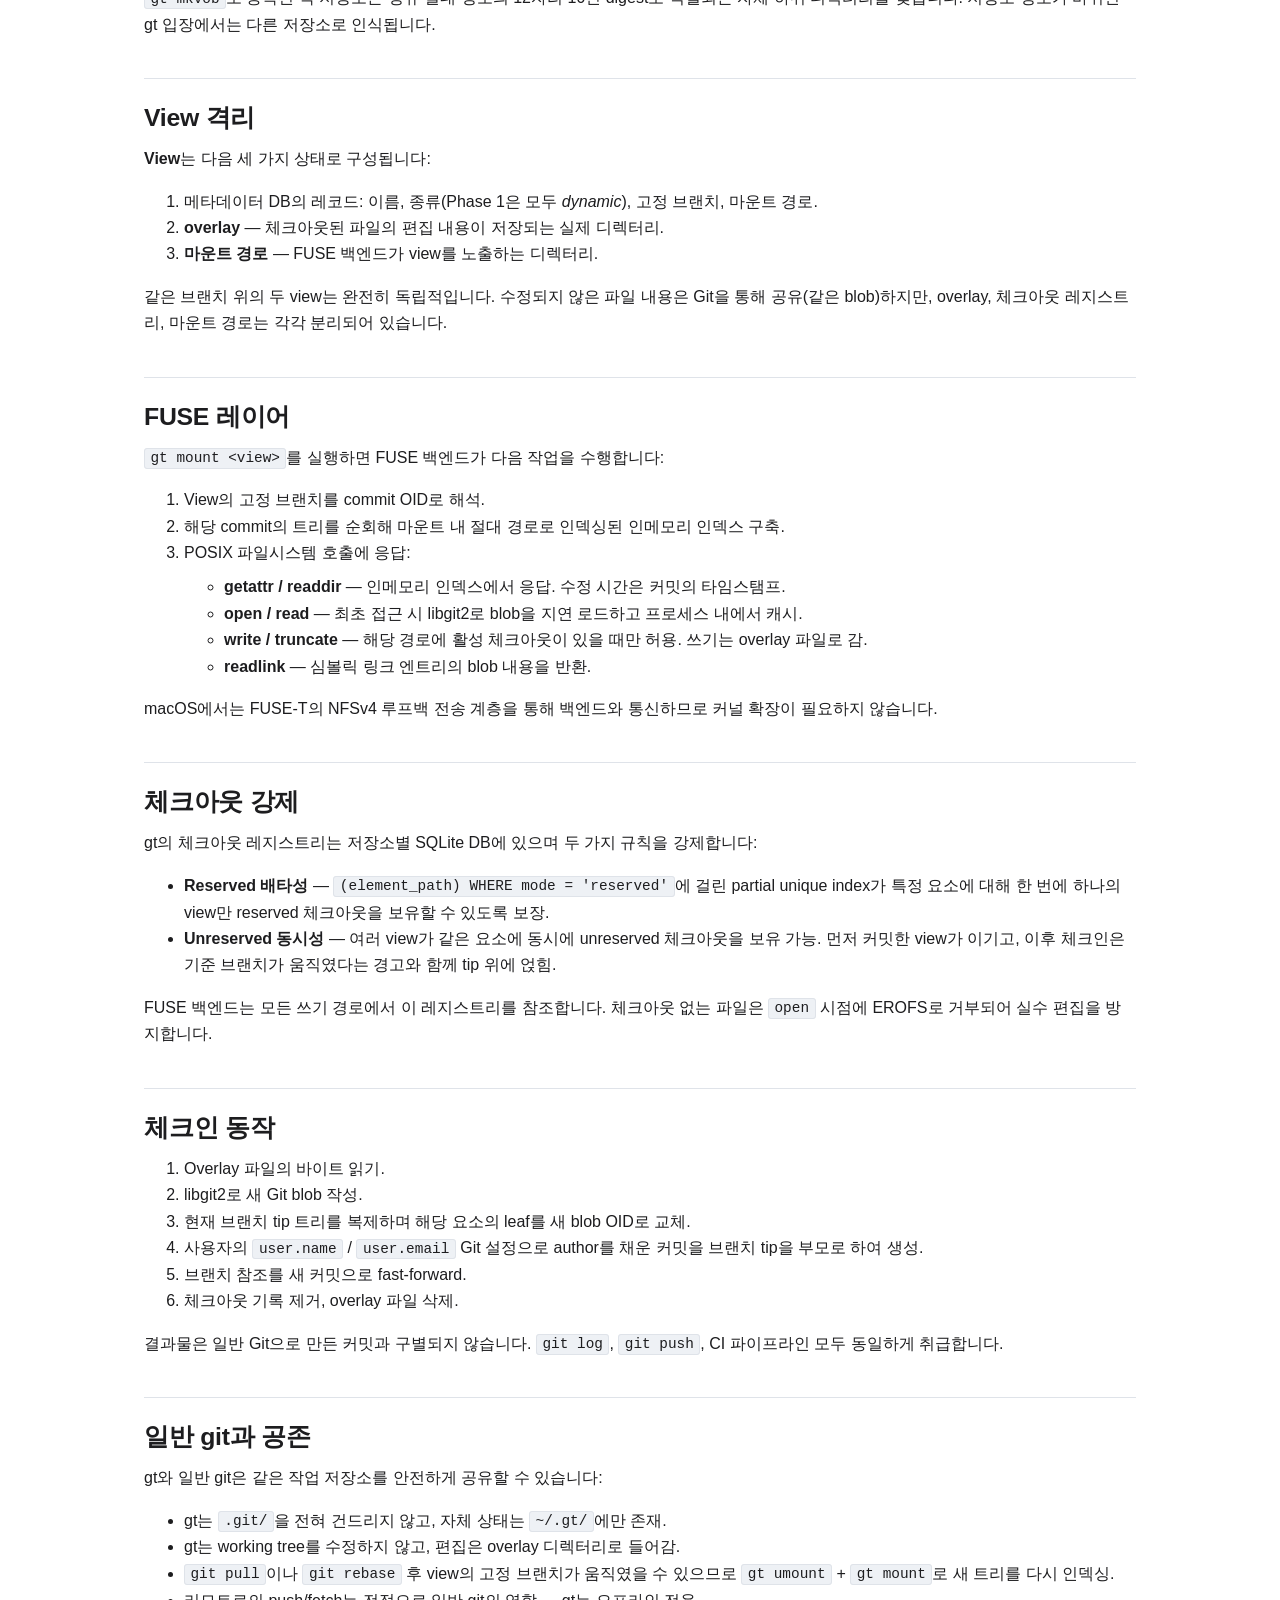
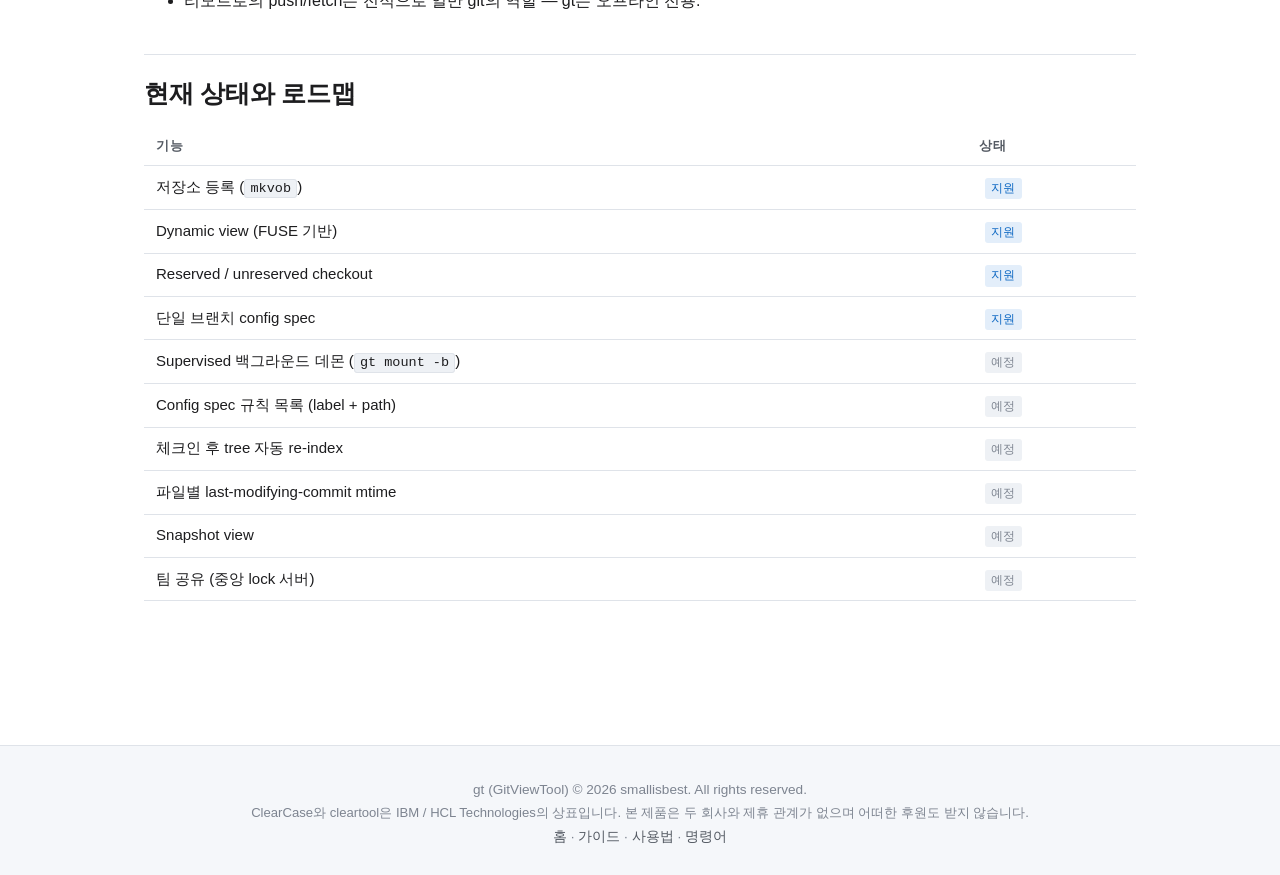
<file: ko/architecture.html>
<!doctype html>
<html lang="ko">
<head>
    <meta charset="utf-8">
    <meta name="viewport" content="width=device-width, initial-scale=1">
    <title>구조 — gt</title>
    <meta name="description" content="gt의 내부 구조: 저장 레이아웃, FUSE 백엔드, overlay 기반 체크아웃 모델, view 격리 방식.">
    <link rel="icon" type="image/svg+xml" href="../assets/favicon.svg">
    <link rel="stylesheet" href="../assets/style.css">
</head>
<body>
<header class="site"><div class="container"><div class="bar">
    <a class="brand" href="index.html">
        <span class="logo">gt</span>
        <span class="title">GitViewTool</span>
        <span class="subtitle">· 구조</span>
    </a>
    <nav class="primary">
        <a href="index.html">홈</a>
        <a href="guide.html">가이드</a>
        <a href="usage.html">사용법</a>
        <a href="commands.html">명령어</a>
        <a href="architecture.html" class="active">구조</a>
    </nav>
    <nav class="langswitch">
        <a href="../en/architecture.html">EN</a>
        <a href="architecture.html" class="active">KO</a>
    </nav>
</div></div></header>

<main class="page"><div class="container">

<h1>gt는 어떻게 만들어졌나</h1>
<p class="lede" style="color:var(--fg-dim);max-width:62ch">
    gt는 단일 자체 완결 커맨드라인 바이너리입니다. 저장소를 수정하지
    않고, 별도 디렉터리에 자체 상태를 유지하며, 기존 Git 내용 위에
    view별 가상 파일시스템을 제공합니다.
</p>

<div class="toc">
    <strong>이 페이지 안에서</strong>
    <ul>
        <li><a href="#overview">개요</a></li>
        <li><a href="#layout">디스크 레이아웃</a></li>
        <li><a href="#views-impl">View 격리</a></li>
        <li><a href="#fs">FUSE 레이어</a></li>
        <li><a href="#checkouts">체크아웃 강제</a></li>
        <li><a href="#ci-flow">체크인 동작</a></li>
        <li><a href="#coexist">일반 git과 공존</a></li>
        <li><a href="#roadmap">현재 상태와 로드맵</a></li>
    </ul>
</div>

<h2 id="overview">개요</h2>

<pre><code>       사용자 프로세스 (에디터, 셸)
                │
                │ POSIX syscalls (stat, open, read, write, readlink, ...)
                ▼
      ┌──────────────────────────┐
      │  FUSE-T NFS 루프백       │  커널 확장 없음
      └──────────────┬───────────┘
                     │ libfuse 2.x API
                     ▼
        ┌────────────────────────┐
        │   gt mount &lt;view&gt;      │  경로별 라우팅:
        │                        │   · 체크아웃 X → Git blob
        │                        │   · 체크아웃 O → overlay 파일
        └────┬────────────┬──────┘
             │            │
             ▼            ▼
    ┌────────────┐  ┌─────────────┐
    │  libgit2   │  │  overlay/   │  view별 쓰기 가능 shadow
    │  (.git/)   │  └─────────────┘
    └────────────┘
             ▲
             │
    ┌────────┴───────────┐
    │  sqlite3 metadata  │  ~/.gt/repos/&lt;id&gt;/metadata.db
    │  views, checkouts  │   · partial unique index로
    │                    │     reserved 체크아웃 배타성 강제
    └────────────────────┘</code></pre>

<h2 id="layout">디스크 레이아웃</h2>
<p>gt가 관리하는 모든 상태는 <code>~/.gt/</code> 아래에 있습니다
   (<code>GT_HOME</code> 환경변수로 override 가능):</p>

<pre><code>~/.gt/                          # $GT_HOME으로 override
├── registry.db                 # 저장소 경로 → repo-id 인덱스
├── log/
│   └── gt.log                  # rotating 로그 (5 × 1 MB)
└── repos/&lt;12-hex-id&gt;/
    ├── metadata.db             # views, checkouts
    ├── config.toml             # default_cs_branch, default_remote
    ├── views/&lt;view&gt;/
    │   └── overlay/            # 쓰기 가능 shadow
    └── mounts/&lt;view&gt;/          # 기본 FUSE 마운트 경로</code></pre>

<p><code>gt mkvob</code>로 등록된 각 저장소는 정규 절대 경로의 12자리
   16진 digest로 식별되는 자체 하위 디렉터리를 갖습니다. 저장소 경로가
   바뀌면 gt 입장에서는 다른 저장소로 인식됩니다.</p>

<h2 id="views-impl">View 격리</h2>
<p><strong>View</strong>는 다음 세 가지 상태로 구성됩니다:</p>
<ol>
    <li>메타데이터 DB의 레코드: 이름, 종류(Phase 1은 모두 <em>dynamic</em>),
        고정 브랜치, 마운트 경로.</li>
    <li><strong>overlay</strong> — 체크아웃된 파일의 편집 내용이
        저장되는 실제 디렉터리.</li>
    <li><strong>마운트 경로</strong> — FUSE 백엔드가 view를 노출하는
        디렉터리.</li>
</ol>
<p>같은 브랜치 위의 두 view는 완전히 독립적입니다. 수정되지 않은 파일
   내용은 Git을 통해 공유(같은 blob)하지만, overlay, 체크아웃
   레지스트리, 마운트 경로는 각각 분리되어 있습니다.</p>

<h2 id="fs">FUSE 레이어</h2>
<p><code>gt mount &lt;view&gt;</code>를 실행하면 FUSE 백엔드가 다음
   작업을 수행합니다:</p>
<ol>
    <li>View의 고정 브랜치를 commit OID로 해석.</li>
    <li>해당 commit의 트리를 순회해 마운트 내 절대 경로로 인덱싱된
        인메모리 인덱스 구축.</li>
    <li>POSIX 파일시스템 호출에 응답:
        <ul>
            <li><strong>getattr / readdir</strong> — 인메모리 인덱스에서
                응답. 수정 시간은 커밋의 타임스탬프.</li>
            <li><strong>open / read</strong> — 최초 접근 시 libgit2로
                blob을 지연 로드하고 프로세스 내에서 캐시.</li>
            <li><strong>write / truncate</strong> — 해당 경로에 활성
                체크아웃이 있을 때만 허용. 쓰기는 overlay 파일로 감.</li>
            <li><strong>readlink</strong> — 심볼릭 링크 엔트리의 blob
                내용을 반환.</li>
        </ul>
    </li>
</ol>
<p>macOS에서는 FUSE-T의 NFSv4 루프백 전송 계층을 통해 백엔드와
   통신하므로 커널 확장이 필요하지 않습니다.</p>

<h2 id="checkouts">체크아웃 강제</h2>
<p>gt의 체크아웃 레지스트리는 저장소별 SQLite DB에 있으며 두 가지
   규칙을 강제합니다:</p>
<ul>
    <li><strong>Reserved 배타성</strong> —
        <code>(element_path) WHERE mode = 'reserved'</code>에 걸린 partial
        unique index가 특정 요소에 대해 한 번에 하나의 view만 reserved
        체크아웃을 보유할 수 있도록 보장.</li>
    <li><strong>Unreserved 동시성</strong> — 여러 view가 같은 요소에
        동시에 unreserved 체크아웃을 보유 가능. 먼저 커밋한 view가 이기고,
        이후 체크인은 기준 브랜치가 움직였다는 경고와 함께 tip 위에
        얹힘.</li>
</ul>
<p>FUSE 백엔드는 모든 쓰기 경로에서 이 레지스트리를 참조합니다.
   체크아웃 없는 파일은 <code>open</code> 시점에 EROFS로 거부되어
   실수 편집을 방지합니다.</p>

<h2 id="ci-flow">체크인 동작</h2>
<ol>
    <li>Overlay 파일의 바이트 읽기.</li>
    <li>libgit2로 새 Git blob 작성.</li>
    <li>현재 브랜치 tip 트리를 복제하며 해당 요소의 leaf를 새 blob OID로
        교체.</li>
    <li>사용자의 <code>user.name</code> / <code>user.email</code> Git
        설정으로 author를 채운 커밋을 브랜치 tip을 부모로 하여 생성.</li>
    <li>브랜치 참조를 새 커밋으로 fast-forward.</li>
    <li>체크아웃 기록 제거, overlay 파일 삭제.</li>
</ol>
<p>결과물은 일반 Git으로 만든 커밋과 구별되지 않습니다.
   <code>git log</code>, <code>git push</code>, CI 파이프라인 모두 동일하게
   취급합니다.</p>

<h2 id="coexist">일반 git과 공존</h2>
<p>gt와 일반 git은 같은 작업 저장소를 안전하게 공유할 수 있습니다:</p>
<ul>
    <li>gt는 <code>.git/</code>을 전혀 건드리지 않고, 자체 상태는
        <code>~/.gt/</code>에만 존재.</li>
    <li>gt는 working tree를 수정하지 않고, 편집은 overlay 디렉터리로
        들어감.</li>
    <li><code>git pull</code>이나 <code>git rebase</code> 후 view의 고정
        브랜치가 움직였을 수 있으므로 <code>gt umount</code> +
        <code>gt mount</code>로 새 트리를 다시 인덱싱.</li>
    <li>리모트로의 push/fetch는 전적으로 일반 git의 역할 — gt는 오프라인
        전용.</li>
</ul>

<h2 id="roadmap">현재 상태와 로드맵</h2>
<table>
    <tr><th>기능</th><th>상태</th></tr>
    <tr><td>저장소 등록 (<code>mkvob</code>)</td><td><span class="status-pill mvp">지원</span></td></tr>
    <tr><td>Dynamic view (FUSE 기반)</td><td><span class="status-pill mvp">지원</span></td></tr>
    <tr><td>Reserved / unreserved checkout</td><td><span class="status-pill mvp">지원</span></td></tr>
    <tr><td>단일 브랜치 config spec</td><td><span class="status-pill mvp">지원</span></td></tr>
    <tr><td>Supervised 백그라운드 데몬 (<code>gt mount -b</code>)</td><td><span class="status-pill future">예정</span></td></tr>
    <tr><td>Config spec 규칙 목록 (label + path)</td><td><span class="status-pill future">예정</span></td></tr>
    <tr><td>체크인 후 tree 자동 re-index</td><td><span class="status-pill future">예정</span></td></tr>
    <tr><td>파일별 last-modifying-commit mtime</td><td><span class="status-pill future">예정</span></td></tr>
    <tr><td>Snapshot view</td><td><span class="status-pill future">예정</span></td></tr>
    <tr><td>팀 공유 (중앙 lock 서버)</td><td><span class="status-pill future">예정</span></td></tr>
</table>

</div></main>

<footer class="site"><div class="container">
    gt (GitViewTool) © 2026 smallisbest. All rights reserved.<br>
    <span style="color:var(--fg-faint);font-size:0.82rem">ClearCase와 cleartool은 IBM / HCL Technologies의 상표입니다. 본 제품은 두 회사와 제휴 관계가 없으며 어떠한 후원도 받지 않습니다.</span><br>
    <a href="index.html">홈</a> ·
    <a href="guide.html">가이드</a> ·
    <a href="usage.html">사용법</a> ·
    <a href="commands.html">명령어</a>
</div></footer>
</body>
</html>
</file>
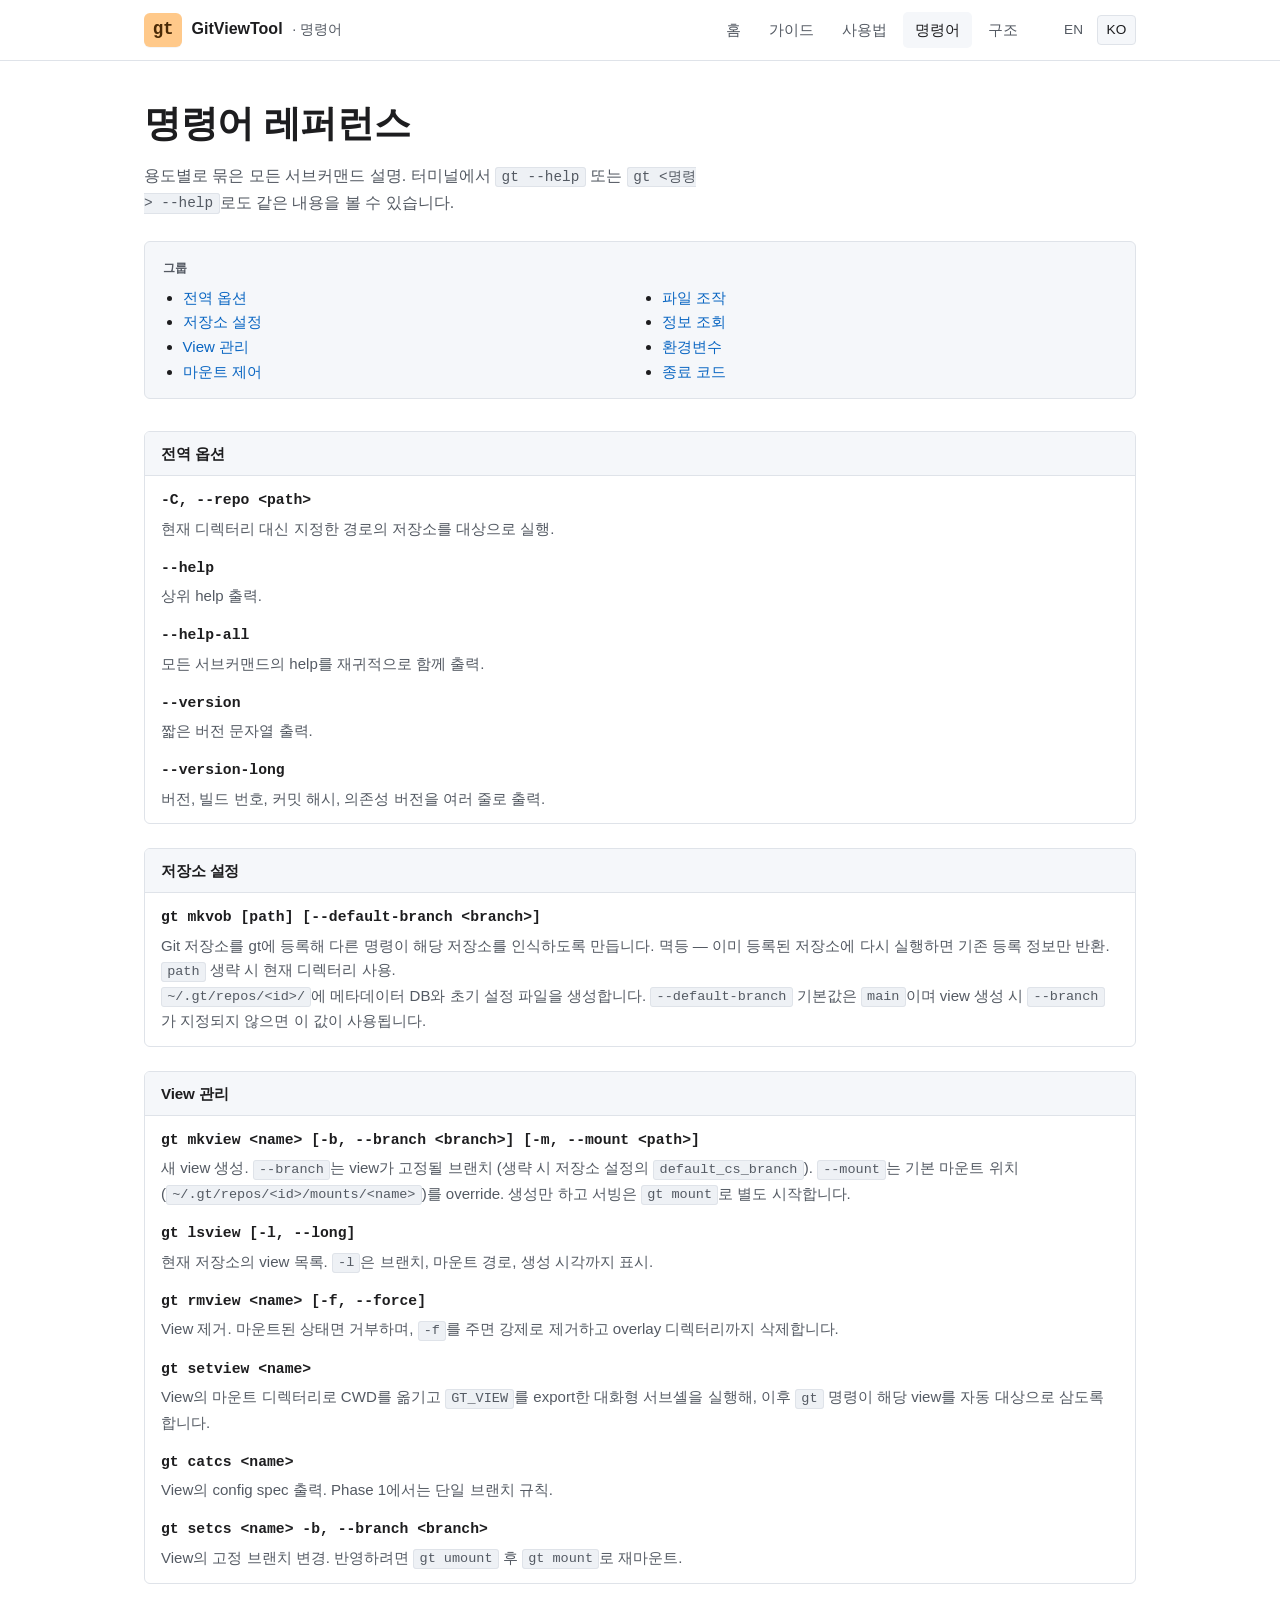
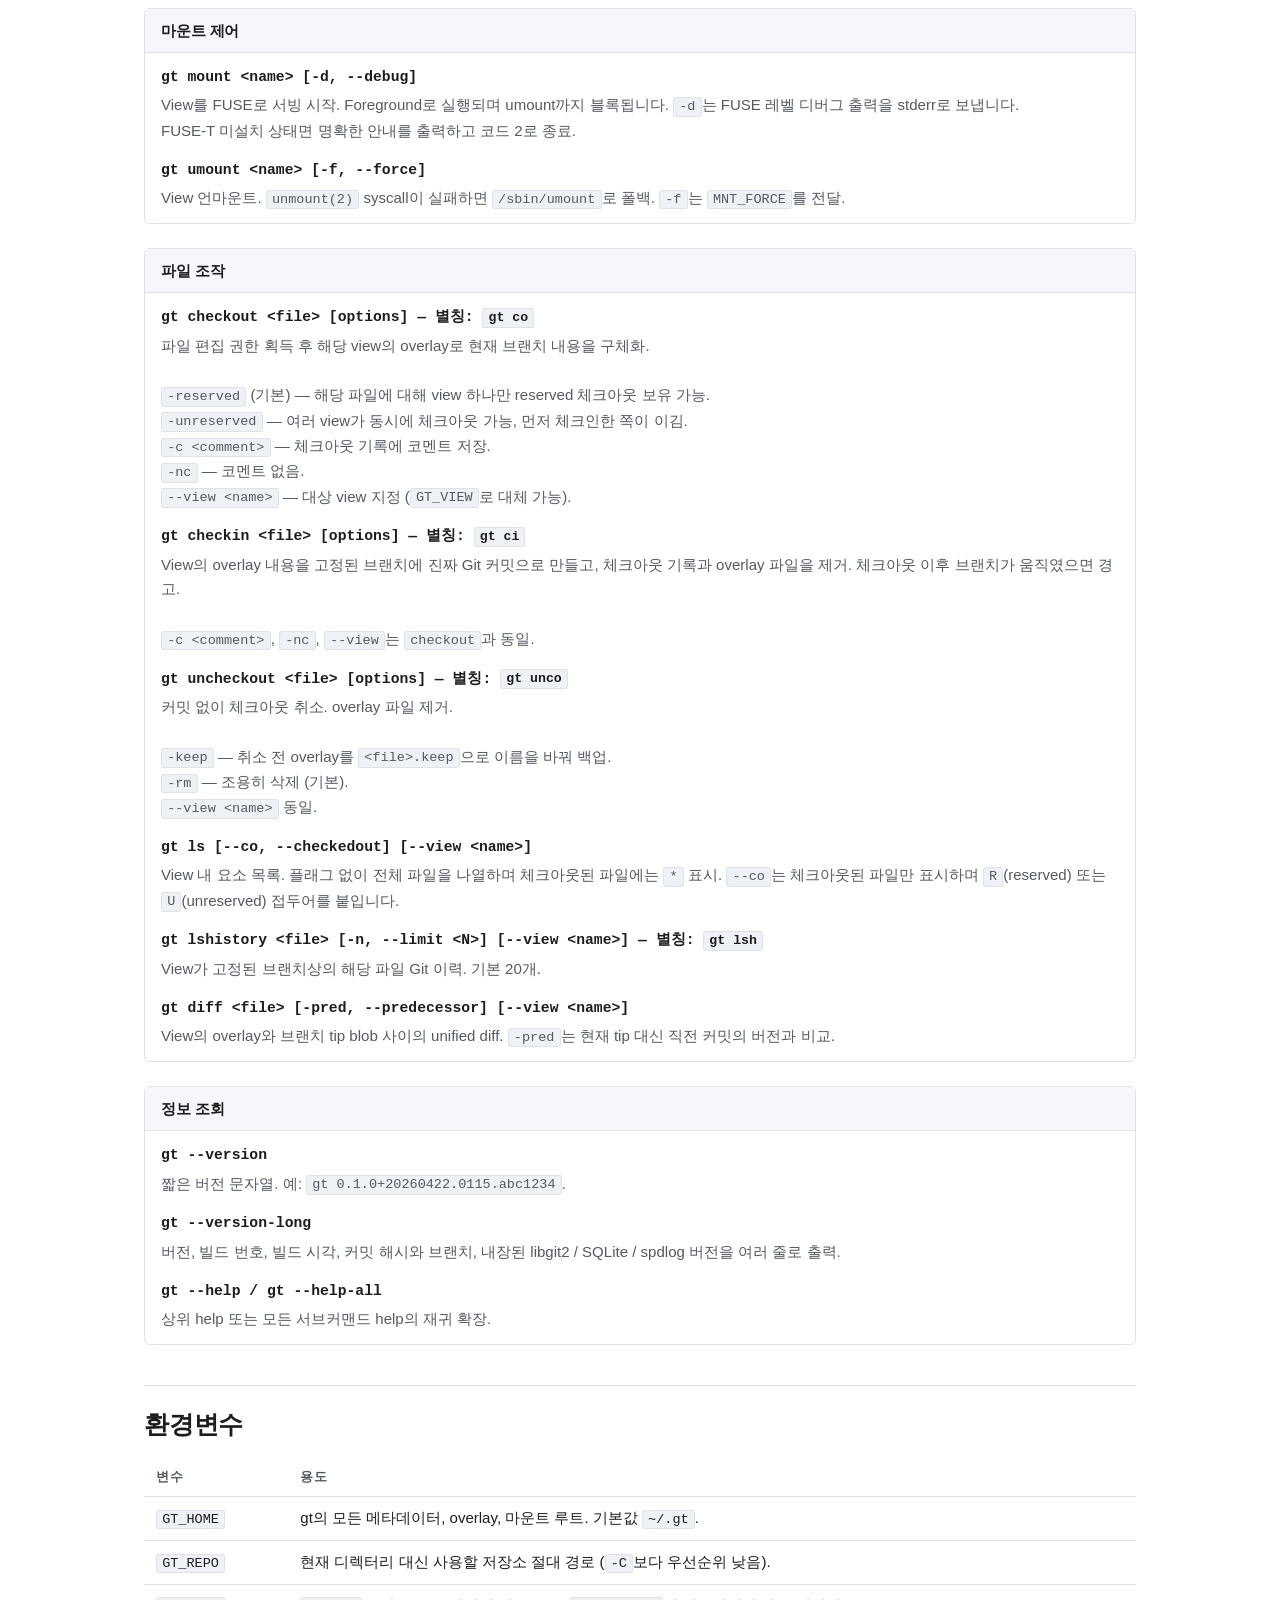
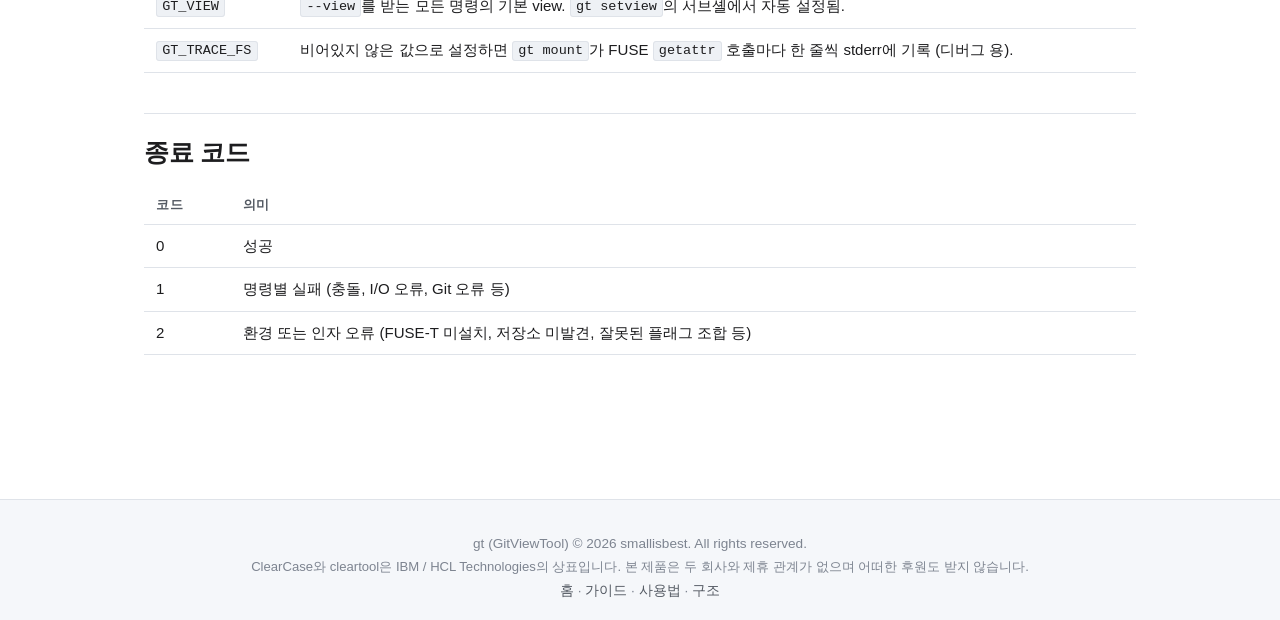
<file: ko/commands.html>
<!doctype html>
<html lang="ko">
<head>
    <meta charset="utf-8">
    <meta name="viewport" content="width=device-width, initial-scale=1">
    <title>명령어 — gt</title>
    <meta name="description" content="gt의 전체 명령어 레퍼런스. 용도별 그룹으로 정리된 모든 서브커맨드, 플래그, 기본값, 동작 설명.">
    <link rel="icon" type="image/svg+xml" href="../assets/favicon.svg">
    <link rel="stylesheet" href="../assets/style.css">
</head>
<body>
<header class="site"><div class="container"><div class="bar">
    <a class="brand" href="index.html">
        <span class="logo">gt</span>
        <span class="title">GitViewTool</span>
        <span class="subtitle">· 명령어</span>
    </a>
    <nav class="primary">
        <a href="index.html">홈</a>
        <a href="guide.html">가이드</a>
        <a href="usage.html">사용법</a>
        <a href="commands.html" class="active">명령어</a>
        <a href="architecture.html">구조</a>
    </nav>
    <nav class="langswitch">
        <a href="../en/commands.html">EN</a>
        <a href="commands.html" class="active">KO</a>
    </nav>
</div></div></header>

<main class="page"><div class="container">

<h1>명령어 레퍼런스</h1>
<p class="lede" style="color:var(--fg-dim);max-width:62ch">
    용도별로 묶은 모든 서브커맨드 설명. 터미널에서
    <code>gt --help</code> 또는 <code>gt &lt;명령&gt; --help</code>로도
    같은 내용을 볼 수 있습니다.
</p>

<div class="toc">
    <strong>그룹</strong>
    <ul>
        <li><a href="#global">전역 옵션</a></li>
        <li><a href="#repo">저장소 설정</a></li>
        <li><a href="#views">View 관리</a></li>
        <li><a href="#mount">마운트 제어</a></li>
        <li><a href="#element">파일 조작</a></li>
        <li><a href="#meta">정보 조회</a></li>
        <li><a href="#env">환경변수</a></li>
        <li><a href="#exit">종료 코드</a></li>
    </ul>
</div>

<!-- GLOBAL -->
<div class="cmd-group" id="global">
    <h3>전역 옵션</h3>
    <dl>
        <dt>-C, --repo &lt;path&gt;</dt>
        <dd>현재 디렉터리 대신 지정한 경로의 저장소를 대상으로 실행.</dd>

        <dt>--help</dt>
        <dd>상위 help 출력.</dd>

        <dt>--help-all</dt>
        <dd>모든 서브커맨드의 help를 재귀적으로 함께 출력.</dd>

        <dt>--version</dt>
        <dd>짧은 버전 문자열 출력.</dd>

        <dt>--version-long</dt>
        <dd>버전, 빌드 번호, 커밋 해시, 의존성 버전을 여러 줄로
            출력.</dd>
    </dl>
</div>

<!-- REPO -->
<div class="cmd-group" id="repo">
    <h3>저장소 설정</h3>
    <dl>
        <dt>gt mkvob [path] [--default-branch &lt;branch&gt;]</dt>
        <dd>
            Git 저장소를 gt에 등록해 다른 명령이 해당 저장소를 인식하도록
            만듭니다. 멱등 — 이미 등록된 저장소에 다시 실행하면 기존
            등록 정보만 반환. <code>path</code> 생략 시 현재 디렉터리
            사용.
            <br>
            <code>~/.gt/repos/&lt;id&gt;/</code>에 메타데이터 DB와 초기
            설정 파일을 생성합니다. <code>--default-branch</code> 기본값은
            <code>main</code>이며 view 생성 시 <code>--branch</code>가
            지정되지 않으면 이 값이 사용됩니다.
        </dd>
    </dl>
</div>

<!-- VIEWS -->
<div class="cmd-group" id="views">
    <h3>View 관리</h3>
    <dl>
        <dt>gt mkview &lt;name&gt; [-b, --branch &lt;branch&gt;] [-m, --mount &lt;path&gt;]</dt>
        <dd>
            새 view 생성. <code>--branch</code>는 view가 고정될 브랜치
            (생략 시 저장소 설정의 <code>default_cs_branch</code>).
            <code>--mount</code>는 기본 마운트 위치
            (<code>~/.gt/repos/&lt;id&gt;/mounts/&lt;name&gt;</code>)를
            override. 생성만 하고 서빙은 <code>gt mount</code>로 별도
            시작합니다.
        </dd>

        <dt>gt lsview [-l, --long]</dt>
        <dd>현재 저장소의 view 목록. <code>-l</code>은 브랜치, 마운트
            경로, 생성 시각까지 표시.</dd>

        <dt>gt rmview &lt;name&gt; [-f, --force]</dt>
        <dd>View 제거. 마운트된 상태면 거부하며, <code>-f</code>를
            주면 강제로 제거하고 overlay 디렉터리까지 삭제합니다.</dd>

        <dt>gt setview &lt;name&gt;</dt>
        <dd>View의 마운트 디렉터리로 CWD를 옮기고
            <code>GT_VIEW</code>를 export한 대화형 서브셸을 실행해,
            이후 <code>gt</code> 명령이 해당 view를 자동 대상으로
            삼도록 합니다.</dd>

        <dt>gt catcs &lt;name&gt;</dt>
        <dd>View의 config spec 출력. Phase 1에서는 단일 브랜치 규칙.</dd>

        <dt>gt setcs &lt;name&gt; -b, --branch &lt;branch&gt;</dt>
        <dd>View의 고정 브랜치 변경. 반영하려면 <code>gt umount</code>
            후 <code>gt mount</code>로 재마운트.</dd>
    </dl>
</div>

<!-- MOUNT -->
<div class="cmd-group" id="mount">
    <h3>마운트 제어</h3>
    <dl>
        <dt>gt mount &lt;name&gt; [-d, --debug]</dt>
        <dd>
            View를 FUSE로 서빙 시작. Foreground로 실행되며 umount까지
            블록됩니다. <code>-d</code>는 FUSE 레벨 디버그 출력을
            stderr로 보냅니다.
            <br>
            FUSE-T 미설치 상태면 명확한 안내를 출력하고 코드 2로 종료.
        </dd>

        <dt>gt umount &lt;name&gt; [-f, --force]</dt>
        <dd>View 언마운트. <code>unmount(2)</code> syscall이 실패하면
            <code>/sbin/umount</code>로 폴백. <code>-f</code>는
            <code>MNT_FORCE</code>를 전달.</dd>
    </dl>
</div>

<!-- ELEMENT -->
<div class="cmd-group" id="element">
    <h3>파일 조작</h3>
    <dl>
        <dt>gt checkout &lt;file&gt; [options] — 별칭: <code>gt co</code></dt>
        <dd>
            파일 편집 권한 획득 후 해당 view의 overlay로 현재 브랜치
            내용을 구체화.
            <br><br>
            <code>-reserved</code> (기본) — 해당 파일에 대해 view 하나만
            reserved 체크아웃 보유 가능.
            <br>
            <code>-unreserved</code> — 여러 view가 동시에 체크아웃
            가능, 먼저 체크인한 쪽이 이김.
            <br>
            <code>-c &lt;comment&gt;</code> — 체크아웃 기록에 코멘트
            저장.
            <br>
            <code>-nc</code> — 코멘트 없음.
            <br>
            <code>--view &lt;name&gt;</code> — 대상 view 지정
            (<code>GT_VIEW</code>로 대체 가능).
        </dd>

        <dt>gt checkin &lt;file&gt; [options] — 별칭: <code>gt ci</code></dt>
        <dd>
            View의 overlay 내용을 고정된 브랜치에 진짜 Git 커밋으로
            만들고, 체크아웃 기록과 overlay 파일을 제거. 체크아웃 이후
            브랜치가 움직였으면 경고.
            <br><br>
            <code>-c &lt;comment&gt;</code>, <code>-nc</code>,
            <code>--view</code>는 <code>checkout</code>과 동일.
        </dd>

        <dt>gt uncheckout &lt;file&gt; [options] — 별칭: <code>gt unco</code></dt>
        <dd>
            커밋 없이 체크아웃 취소. overlay 파일 제거.
            <br><br>
            <code>-keep</code> — 취소 전 overlay를
            <code>&lt;file&gt;.keep</code>으로 이름을 바꿔 백업.
            <br>
            <code>-rm</code> — 조용히 삭제 (기본).
            <br>
            <code>--view &lt;name&gt;</code> 동일.
        </dd>

        <dt>gt ls [--co, --checkedout] [--view &lt;name&gt;]</dt>
        <dd>View 내 요소 목록. 플래그 없이 전체 파일을 나열하며
            체크아웃된 파일에는 <code>*</code> 표시. <code>--co</code>는
            체크아웃된 파일만 표시하며 <code>R</code>(reserved) 또는
            <code>U</code>(unreserved) 접두어를 붙입니다.</dd>

        <dt>gt lshistory &lt;file&gt; [-n, --limit &lt;N&gt;] [--view &lt;name&gt;] — 별칭: <code>gt lsh</code></dt>
        <dd>View가 고정된 브랜치상의 해당 파일 Git 이력. 기본 20개.</dd>

        <dt>gt diff &lt;file&gt; [-pred, --predecessor] [--view &lt;name&gt;]</dt>
        <dd>View의 overlay와 브랜치 tip blob 사이의 unified diff.
            <code>-pred</code>는 현재 tip 대신 직전 커밋의 버전과
            비교.</dd>
    </dl>
</div>

<!-- META -->
<div class="cmd-group" id="meta">
    <h3>정보 조회</h3>
    <dl>
        <dt>gt --version</dt>
        <dd>짧은 버전 문자열. 예: <code>gt
            0.1.0+20260422.0115.abc1234</code>.</dd>

        <dt>gt --version-long</dt>
        <dd>버전, 빌드 번호, 빌드 시각, 커밋 해시와 브랜치, 내장된
            libgit2 / SQLite / spdlog 버전을 여러 줄로 출력.</dd>

        <dt>gt --help / gt --help-all</dt>
        <dd>상위 help 또는 모든 서브커맨드 help의 재귀 확장.</dd>
    </dl>
</div>

<!-- ENV -->
<h2 id="env">환경변수</h2>
<table>
    <tr><th>변수</th><th>용도</th></tr>
    <tr>
        <td><code>GT_HOME</code></td>
        <td>gt의 모든 메타데이터, overlay, 마운트 루트. 기본값
            <code>~/.gt</code>.</td>
    </tr>
    <tr>
        <td><code>GT_REPO</code></td>
        <td>현재 디렉터리 대신 사용할 저장소 절대 경로
            (<code>-C</code>보다 우선순위 낮음).</td>
    </tr>
    <tr>
        <td><code>GT_VIEW</code></td>
        <td><code>--view</code>를 받는 모든 명령의 기본 view.
            <code>gt setview</code>의 서브셸에서 자동 설정됨.</td>
    </tr>
    <tr>
        <td><code>GT_TRACE_FS</code></td>
        <td>비어있지 않은 값으로 설정하면 <code>gt mount</code>가 FUSE
            <code>getattr</code> 호출마다 한 줄씩 stderr에 기록 (디버그
            용).</td>
    </tr>
</table>

<!-- EXIT -->
<h2 id="exit">종료 코드</h2>
<table>
    <tr><th>코드</th><th>의미</th></tr>
    <tr><td>0</td><td>성공</td></tr>
    <tr><td>1</td><td>명령별 실패 (충돌, I/O 오류, Git 오류 등)</td></tr>
    <tr><td>2</td><td>환경 또는 인자 오류 (FUSE-T 미설치, 저장소 미발견, 잘못된 플래그 조합 등)</td></tr>
</table>

</div></main>

<footer class="site"><div class="container">
    gt (GitViewTool) © 2026 smallisbest. All rights reserved.<br>
    <span style="color:var(--fg-faint);font-size:0.82rem">ClearCase와 cleartool은 IBM / HCL Technologies의 상표입니다. 본 제품은 두 회사와 제휴 관계가 없으며 어떠한 후원도 받지 않습니다.</span><br>
    <a href="index.html">홈</a> ·
    <a href="guide.html">가이드</a> ·
    <a href="usage.html">사용법</a> ·
    <a href="architecture.html">구조</a>
</div></footer>
</body>
</html>
</file>
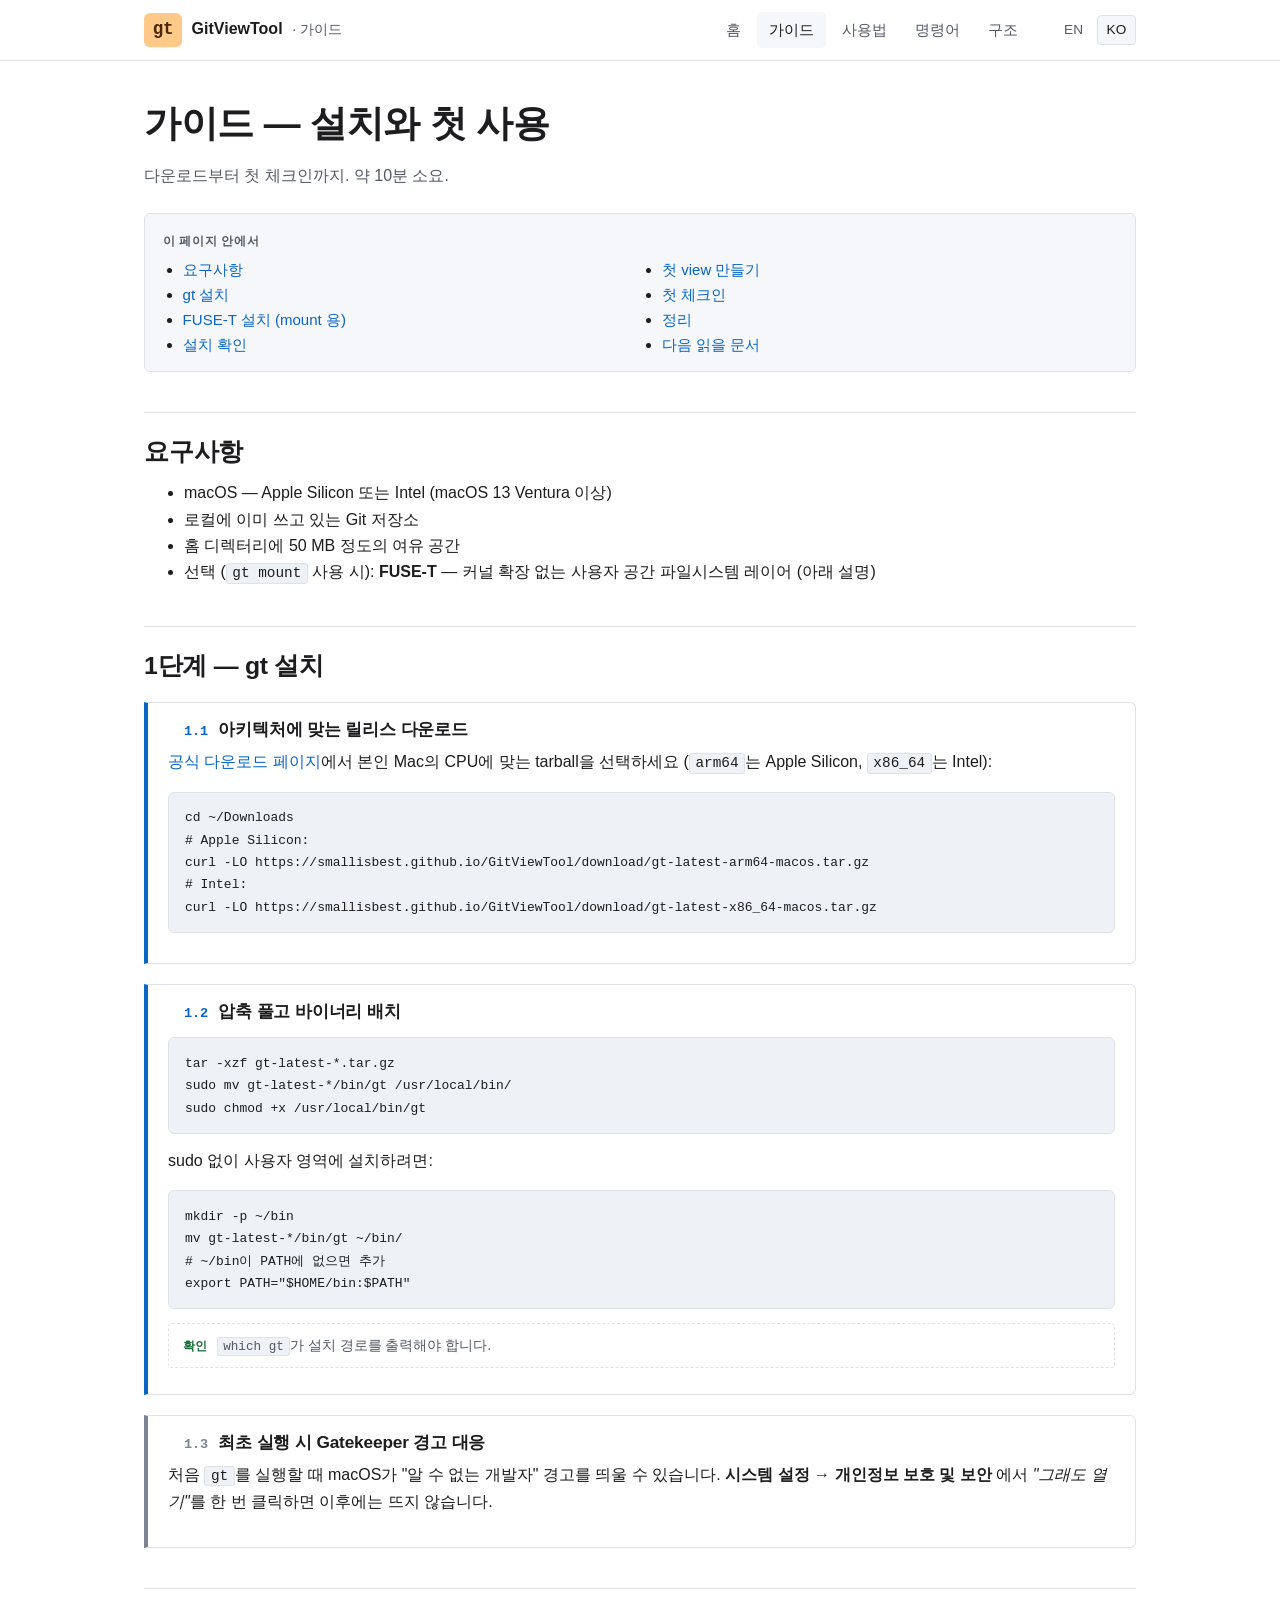
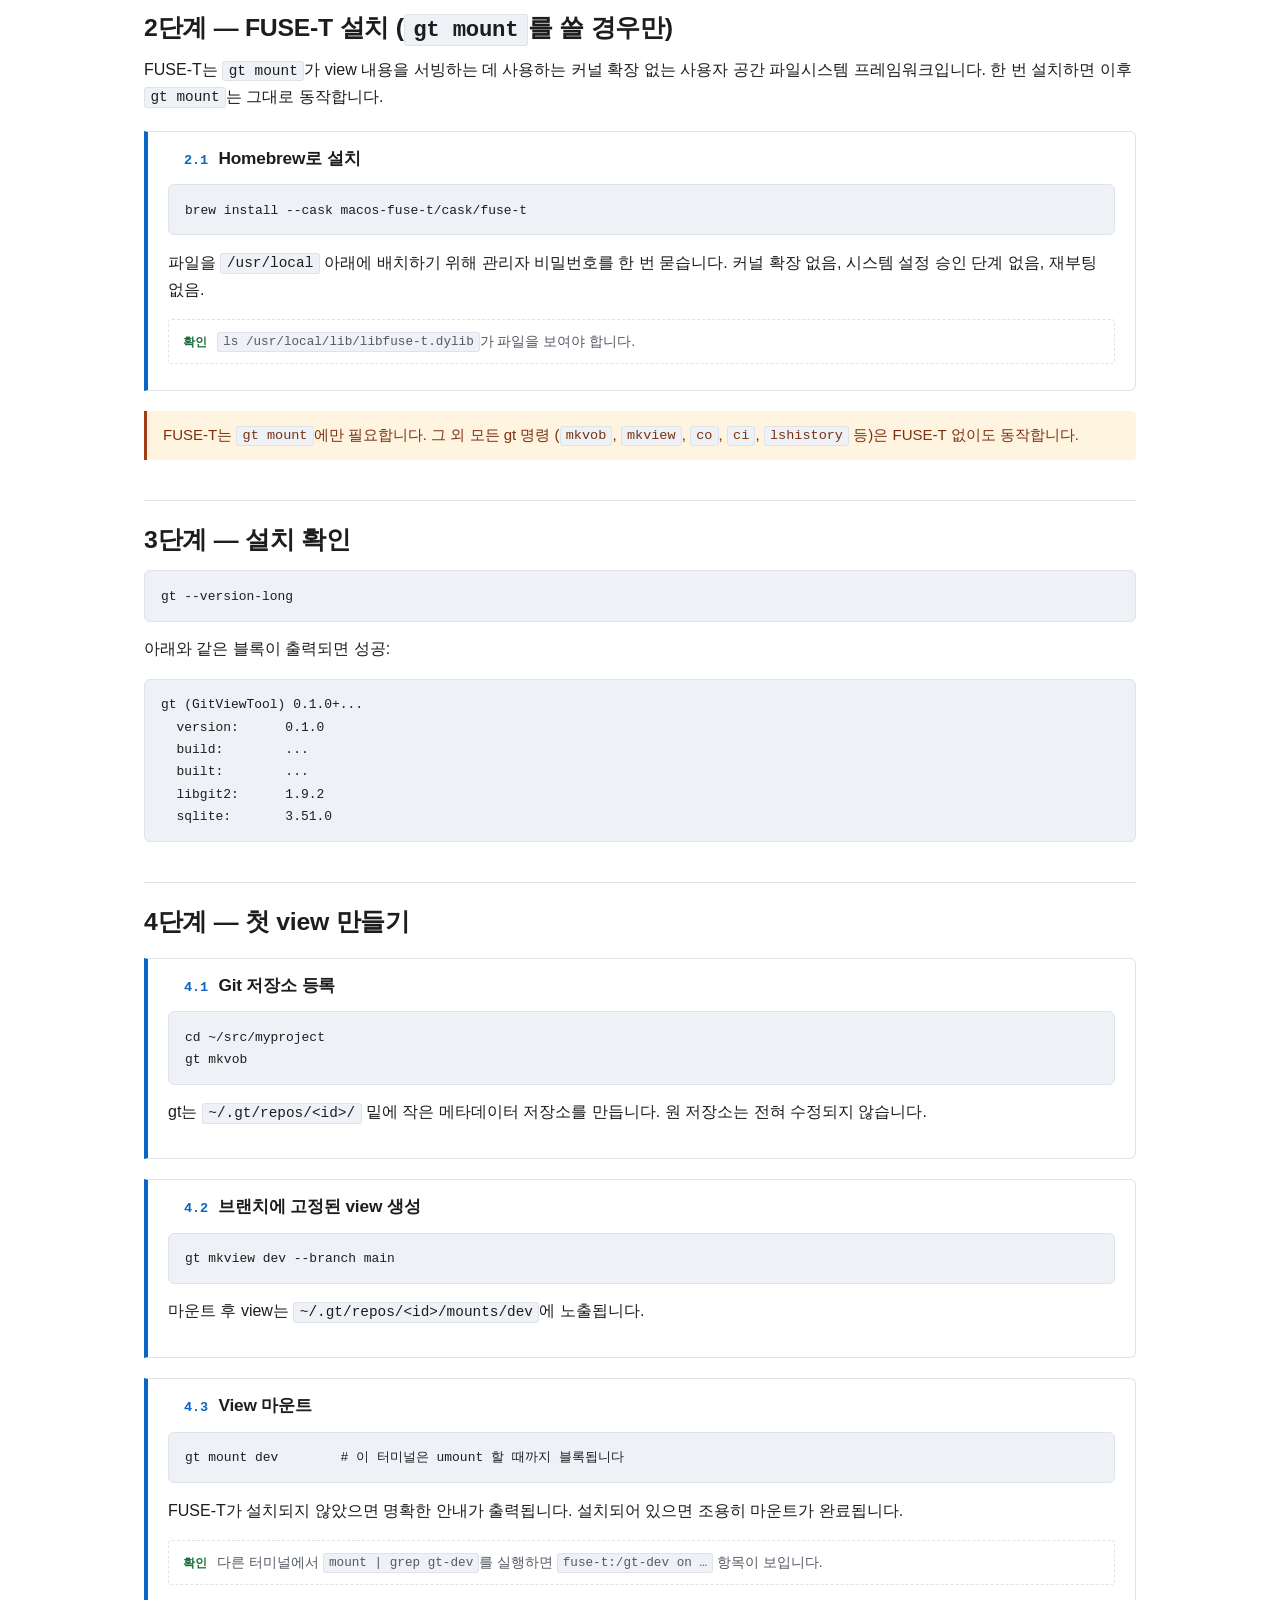
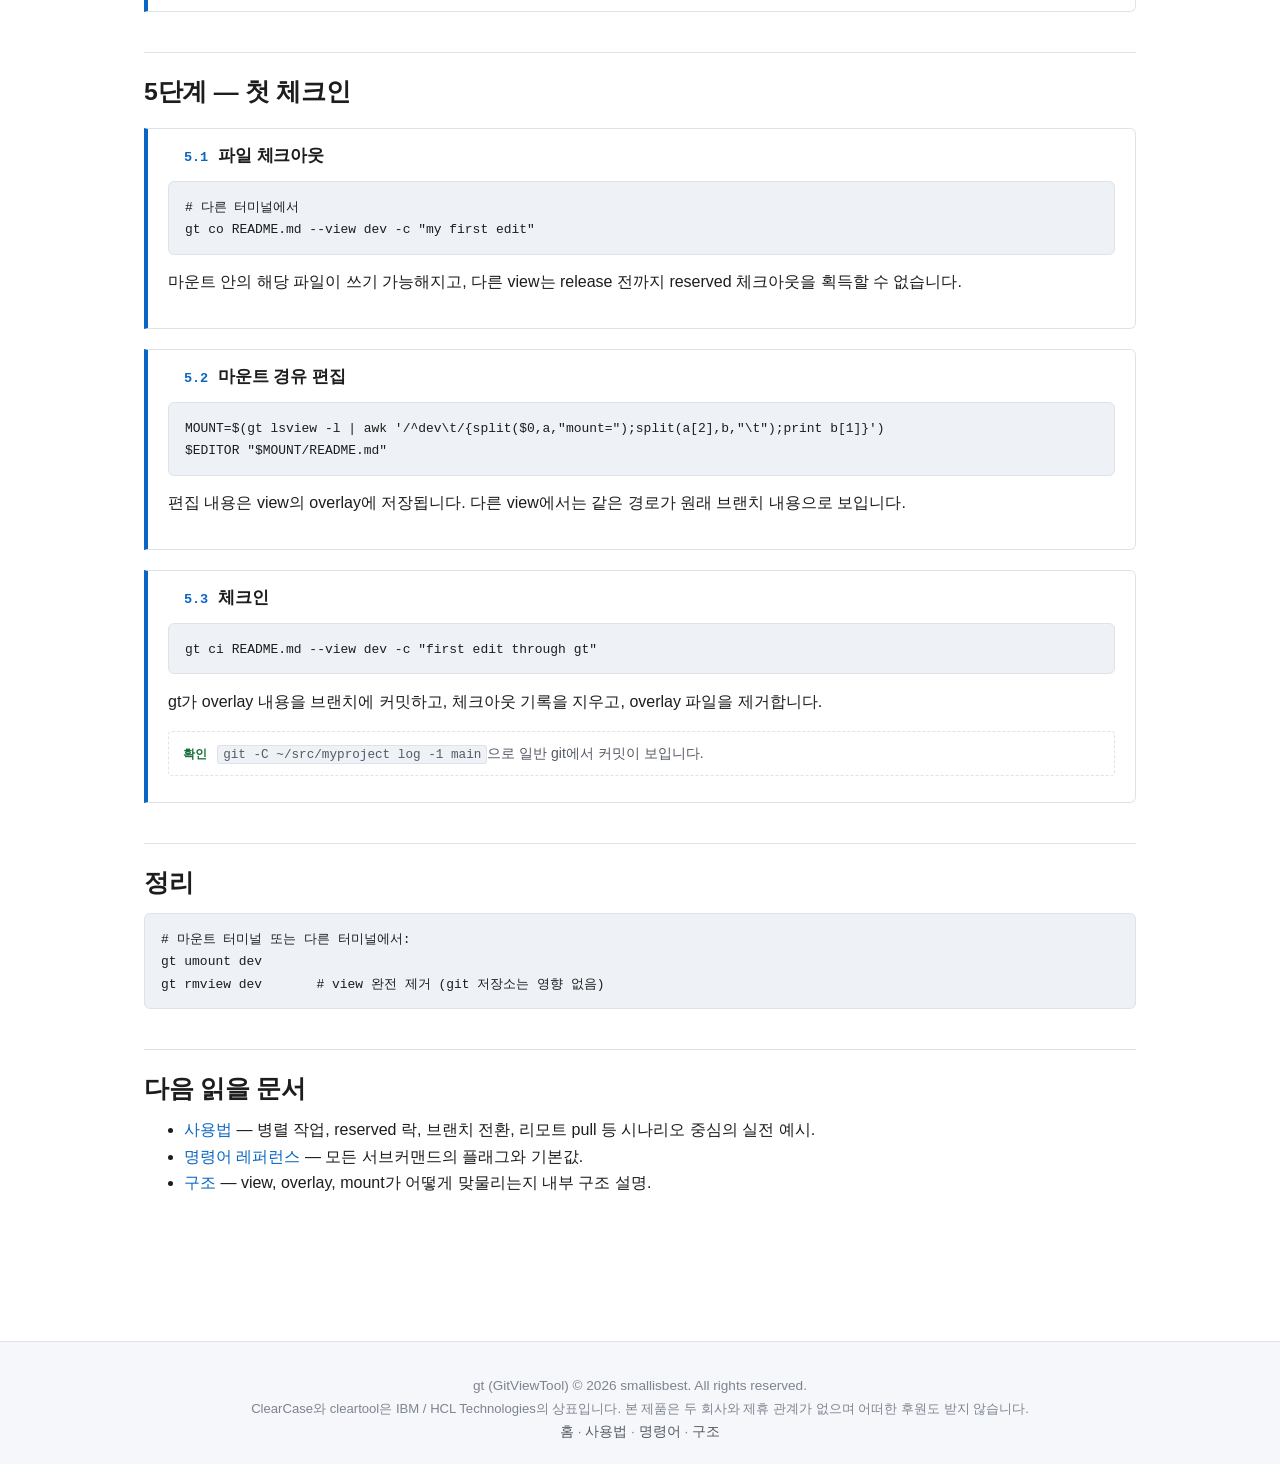
<file: ko/guide.html>
<!doctype html>
<html lang="ko">
<head>
    <meta charset="utf-8">
    <meta name="viewport" content="width=device-width, initial-scale=1">
    <title>가이드 — gt</title>
    <meta name="description" content="gt 설치, Git 저장소 등록, 그리고 첫 view 생성부터 체크인까지 단계별로 안내합니다.">
    <link rel="icon" type="image/svg+xml" href="../assets/favicon.svg">
    <link rel="stylesheet" href="../assets/style.css">
</head>
<body>
<header class="site"><div class="container"><div class="bar">
    <a class="brand" href="index.html">
        <span class="logo">gt</span>
        <span class="title">GitViewTool</span>
        <span class="subtitle">· 가이드</span>
    </a>
    <nav class="primary">
        <a href="index.html">홈</a>
        <a href="guide.html" class="active">가이드</a>
        <a href="usage.html">사용법</a>
        <a href="commands.html">명령어</a>
        <a href="architecture.html">구조</a>
    </nav>
    <nav class="langswitch">
        <a href="../en/guide.html">EN</a>
        <a href="guide.html" class="active">KO</a>
    </nav>
</div></div></header>

<main class="page"><div class="container">

<h1>가이드 — 설치와 첫 사용</h1>
<p class="lede" style="color:var(--fg-dim);max-width:62ch">
    다운로드부터 첫 체크인까지. 약 10분 소요.
</p>

<div class="toc">
    <strong>이 페이지 안에서</strong>
    <ul>
        <li><a href="#req">요구사항</a></li>
        <li><a href="#install">gt 설치</a></li>
        <li><a href="#fuse">FUSE-T 설치 (mount 용)</a></li>
        <li><a href="#verify">설치 확인</a></li>
        <li><a href="#first">첫 view 만들기</a></li>
        <li><a href="#first-ci">첫 체크인</a></li>
        <li><a href="#teardown">정리</a></li>
        <li><a href="#next">다음 읽을 문서</a></li>
    </ul>
</div>

<h2 id="req">요구사항</h2>
<ul>
    <li>macOS — Apple Silicon 또는 Intel (macOS 13 Ventura 이상)</li>
    <li>로컬에 이미 쓰고 있는 Git 저장소</li>
    <li>홈 디렉터리에 50 MB 정도의 여유 공간</li>
    <li>선택 (<code>gt mount</code> 사용 시): <strong>FUSE-T</strong> —
        커널 확장 없는 사용자 공간 파일시스템 레이어 (아래 설명)</li>
</ul>

<h2 id="install">1단계 — gt 설치</h2>

<div class="step">
    <h3><span class="num">1.1</span> 아키텍처에 맞는 릴리스 다운로드</h3>
    <p><a href="https://smallisbest.github.io/GitViewTool/download/">공식 다운로드
       페이지</a>에서 본인 Mac의 CPU에 맞는 tarball을 선택하세요
       (<code>arm64</code>는 Apple Silicon, <code>x86_64</code>는
       Intel):</p>
<pre><code>cd ~/Downloads
# Apple Silicon:
curl -LO https://smallisbest.github.io/GitViewTool/download/gt-latest-arm64-macos.tar.gz
# Intel:
curl -LO https://smallisbest.github.io/GitViewTool/download/gt-latest-x86_64-macos.tar.gz</code></pre>
</div>

<div class="step">
    <h3><span class="num">1.2</span> 압축 풀고 바이너리 배치</h3>
<pre><code>tar -xzf gt-latest-*.tar.gz
sudo mv gt-latest-*/bin/gt /usr/local/bin/
sudo chmod +x /usr/local/bin/gt</code></pre>
    <p>sudo 없이 사용자 영역에 설치하려면:</p>
<pre><code>mkdir -p ~/bin
mv gt-latest-*/bin/gt ~/bin/
# ~/bin이 PATH에 없으면 추가
export PATH="$HOME/bin:$PATH"</code></pre>
    <div class="expect"><strong>확인</strong>
        <code>which gt</code>가 설치 경로를 출력해야 합니다.</div>
</div>

<div class="step optional">
    <h3><span class="num">1.3</span> 최초 실행 시 Gatekeeper 경고 대응</h3>
    <p>처음 <code>gt</code>를 실행할 때 macOS가 "알 수 없는 개발자" 경고를
       띄울 수 있습니다. <strong>시스템 설정 → 개인정보 보호 및 보안</strong>
       에서 <em>"그래도 열기"</em>를 한 번 클릭하면 이후에는 뜨지
       않습니다.</p>
</div>

<h2 id="fuse">2단계 — FUSE-T 설치 (<code>gt mount</code>를 쓸 경우만)</h2>
<p>FUSE-T는 <code>gt mount</code>가 view 내용을 서빙하는 데 사용하는
   커널 확장 없는 사용자 공간 파일시스템 프레임워크입니다. 한 번
   설치하면 이후 <code>gt mount</code>는 그대로 동작합니다.</p>

<div class="step">
    <h3><span class="num">2.1</span> Homebrew로 설치</h3>
<pre><code>brew install --cask macos-fuse-t/cask/fuse-t</code></pre>
    <p>파일을 <code>/usr/local</code> 아래에 배치하기 위해 관리자
       비밀번호를 한 번 묻습니다. 커널 확장 없음, 시스템 설정 승인
       단계 없음, 재부팅 없음.</p>
    <div class="expect"><strong>확인</strong>
        <code>ls /usr/local/lib/libfuse-t.dylib</code>가 파일을 보여야
        합니다.</div>
</div>

<div class="note warn">
    FUSE-T는 <code>gt mount</code>에만 필요합니다. 그 외 모든 gt 명령
    (<code>mkvob</code>, <code>mkview</code>, <code>co</code>,
    <code>ci</code>, <code>lshistory</code> 등)은 FUSE-T 없이도
    동작합니다.
</div>

<h2 id="verify">3단계 — 설치 확인</h2>
<pre><code>gt --version-long</code></pre>
<p>아래와 같은 블록이 출력되면 성공:</p>
<pre><code>gt (GitViewTool) 0.1.0+...
  version:      0.1.0
  build:        ...
  built:        ...
  libgit2:      1.9.2
  sqlite:       3.51.0</code></pre>

<h2 id="first">4단계 — 첫 view 만들기</h2>

<div class="step">
    <h3><span class="num">4.1</span> Git 저장소 등록</h3>
<pre><code>cd ~/src/myproject
gt mkvob</code></pre>
    <p>gt는 <code>~/.gt/repos/&lt;id&gt;/</code> 밑에 작은 메타데이터
       저장소를 만듭니다. 원 저장소는 전혀 수정되지 않습니다.</p>
</div>

<div class="step">
    <h3><span class="num">4.2</span> 브랜치에 고정된 view 생성</h3>
<pre><code>gt mkview dev --branch main</code></pre>
    <p>마운트 후 view는 <code>~/.gt/repos/&lt;id&gt;/mounts/dev</code>에
       노출됩니다.</p>
</div>

<div class="step">
    <h3><span class="num">4.3</span> View 마운트</h3>
<pre><code>gt mount dev        # 이 터미널은 umount 할 때까지 블록됩니다</code></pre>
    <p>FUSE-T가 설치되지 않았으면 명확한 안내가 출력됩니다. 설치되어
       있으면 조용히 마운트가 완료됩니다.</p>
    <div class="expect"><strong>확인</strong>
        다른 터미널에서 <code>mount | grep gt-dev</code>를 실행하면
        <code>fuse-t:/gt-dev on …</code> 항목이 보입니다.</div>
</div>

<h2 id="first-ci">5단계 — 첫 체크인</h2>

<div class="step">
    <h3><span class="num">5.1</span> 파일 체크아웃</h3>
<pre><code># 다른 터미널에서
gt co README.md --view dev -c "my first edit"</code></pre>
    <p>마운트 안의 해당 파일이 쓰기 가능해지고, 다른 view는
       release 전까지 reserved 체크아웃을 획득할 수 없습니다.</p>
</div>

<div class="step">
    <h3><span class="num">5.2</span> 마운트 경유 편집</h3>
<pre><code>MOUNT=$(gt lsview -l | awk '/^dev\t/{split($0,a,"mount=");split(a[2],b,"\t");print b[1]}')
$EDITOR "$MOUNT/README.md"</code></pre>
    <p>편집 내용은 view의 overlay에 저장됩니다. 다른 view에서는 같은
       경로가 원래 브랜치 내용으로 보입니다.</p>
</div>

<div class="step">
    <h3><span class="num">5.3</span> 체크인</h3>
<pre><code>gt ci README.md --view dev -c "first edit through gt"</code></pre>
    <p>gt가 overlay 내용을 브랜치에 커밋하고, 체크아웃 기록을 지우고,
       overlay 파일을 제거합니다.</p>
    <div class="expect"><strong>확인</strong>
        <code>git -C ~/src/myproject log -1 main</code>으로 일반 git에서
        커밋이 보입니다.</div>
</div>

<h2 id="teardown">정리</h2>
<pre><code># 마운트 터미널 또는 다른 터미널에서:
gt umount dev
gt rmview dev       # view 완전 제거 (git 저장소는 영향 없음)</code></pre>

<h2 id="next">다음 읽을 문서</h2>
<ul>
    <li><a href="usage.html">사용법</a> — 병렬 작업, reserved 락, 브랜치
        전환, 리모트 pull 등 시나리오 중심의 실전 예시.</li>
    <li><a href="commands.html">명령어 레퍼런스</a> — 모든 서브커맨드의
        플래그와 기본값.</li>
    <li><a href="architecture.html">구조</a> — view, overlay, mount가
        어떻게 맞물리는지 내부 구조 설명.</li>
</ul>

</div></main>

<footer class="site"><div class="container">
    gt (GitViewTool) © 2026 smallisbest. All rights reserved.<br>
    <span style="color:var(--fg-faint);font-size:0.82rem">ClearCase와 cleartool은 IBM / HCL Technologies의 상표입니다. 본 제품은 두 회사와 제휴 관계가 없으며 어떠한 후원도 받지 않습니다.</span><br>
    <a href="index.html">홈</a> ·
    <a href="usage.html">사용법</a> ·
    <a href="commands.html">명령어</a> ·
    <a href="architecture.html">구조</a>
</div></footer>
</body>
</html>
</file>
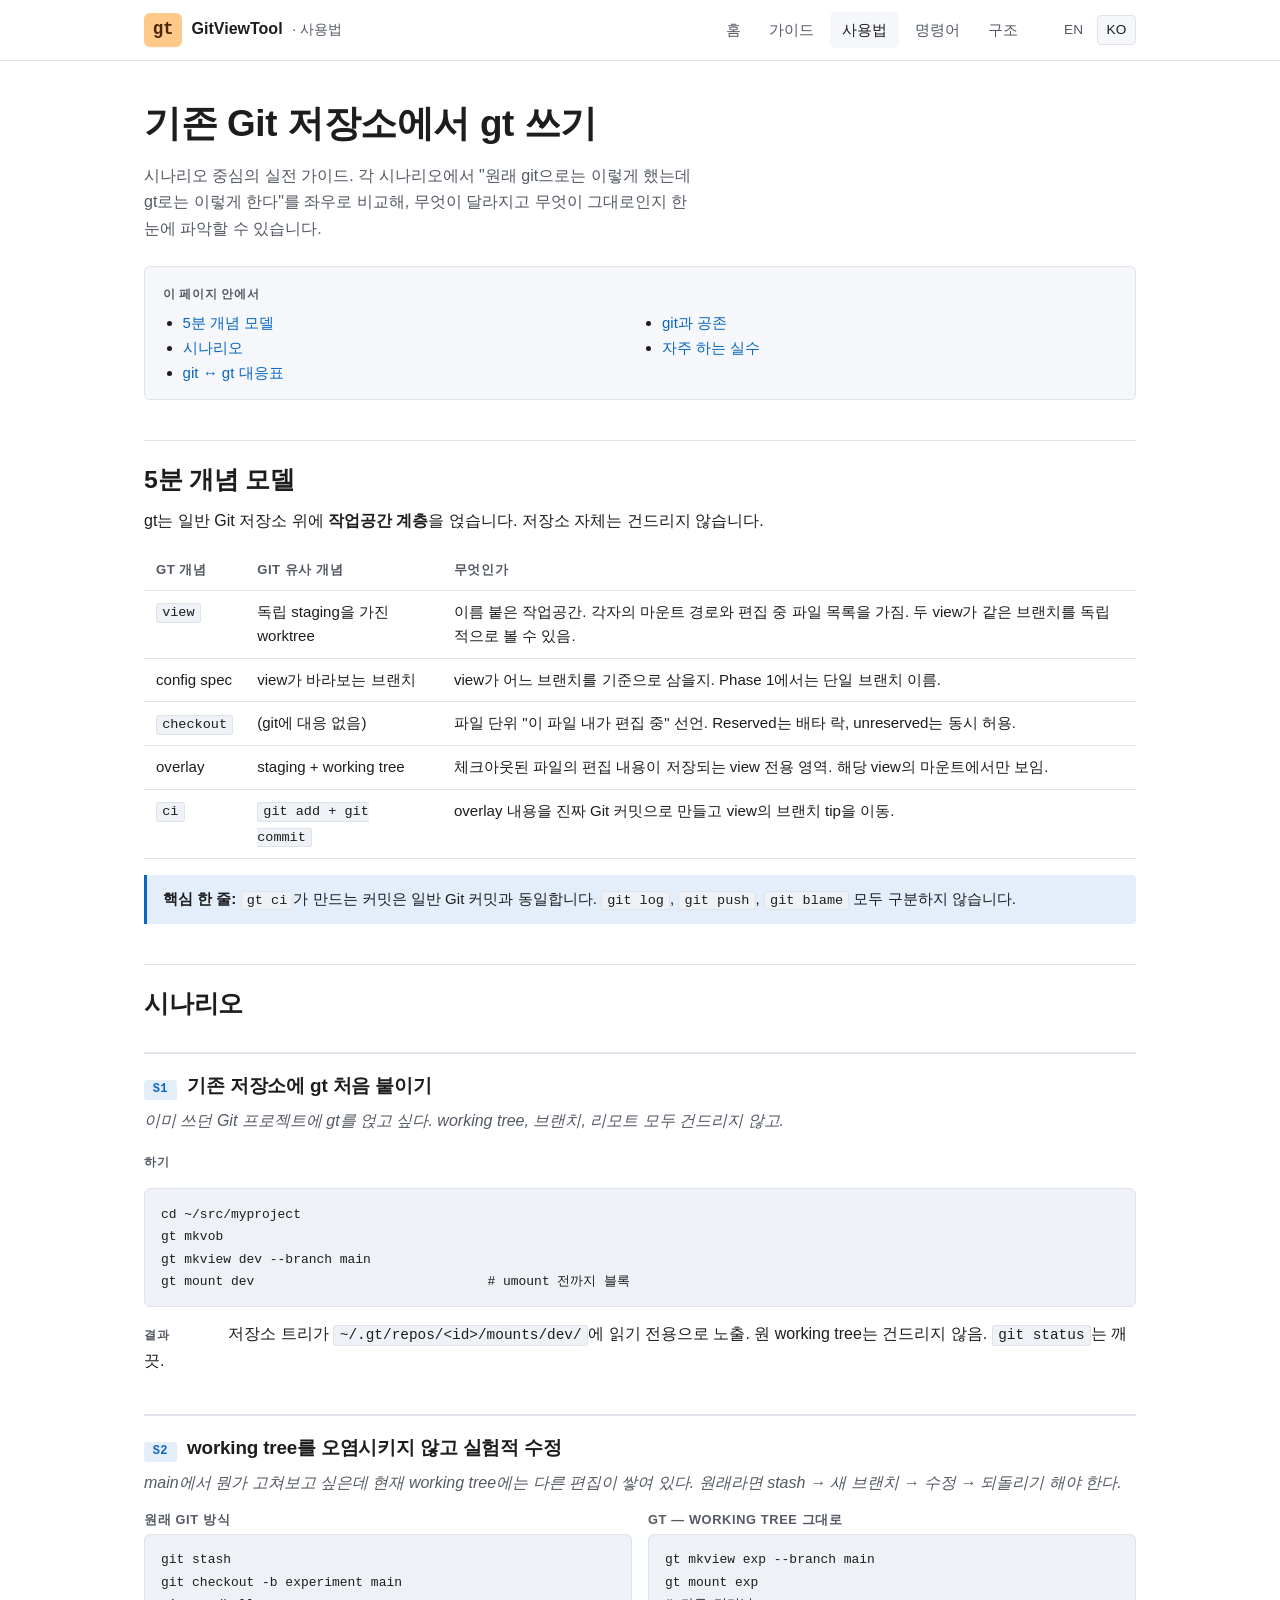
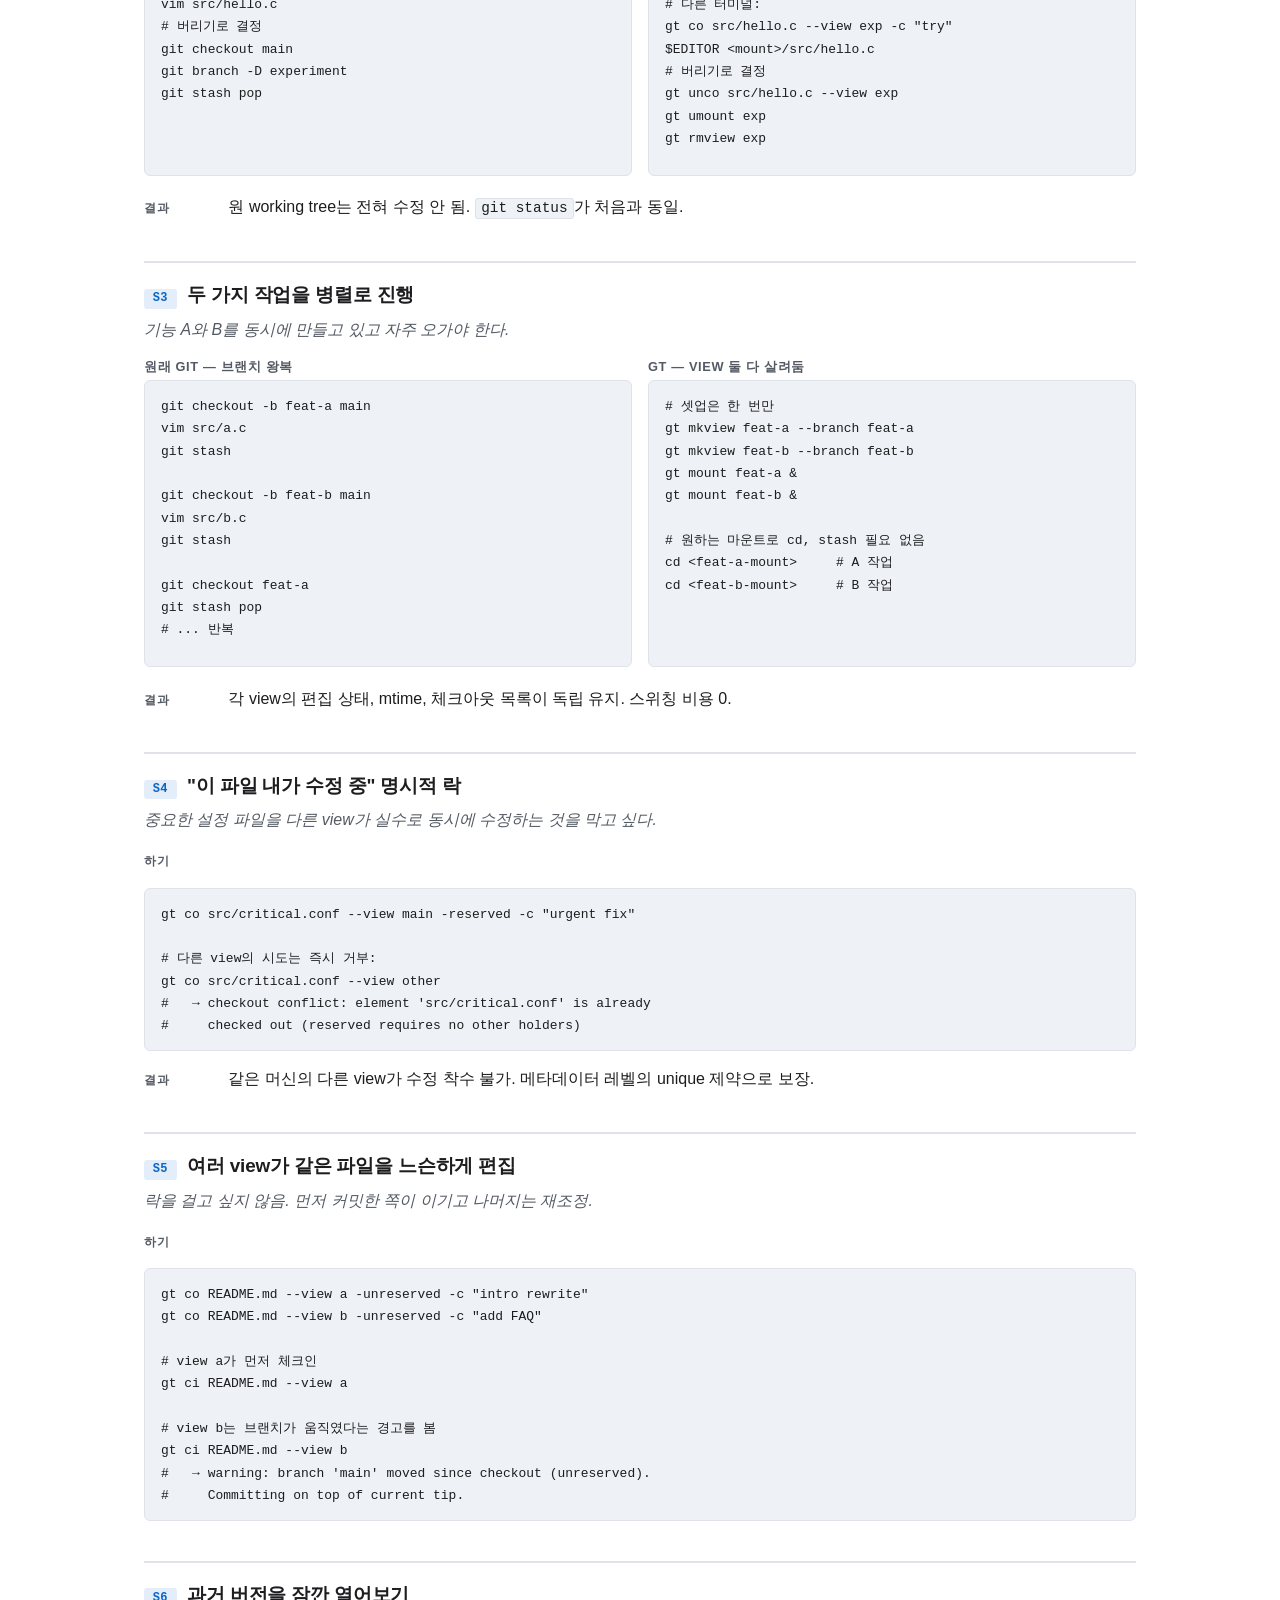
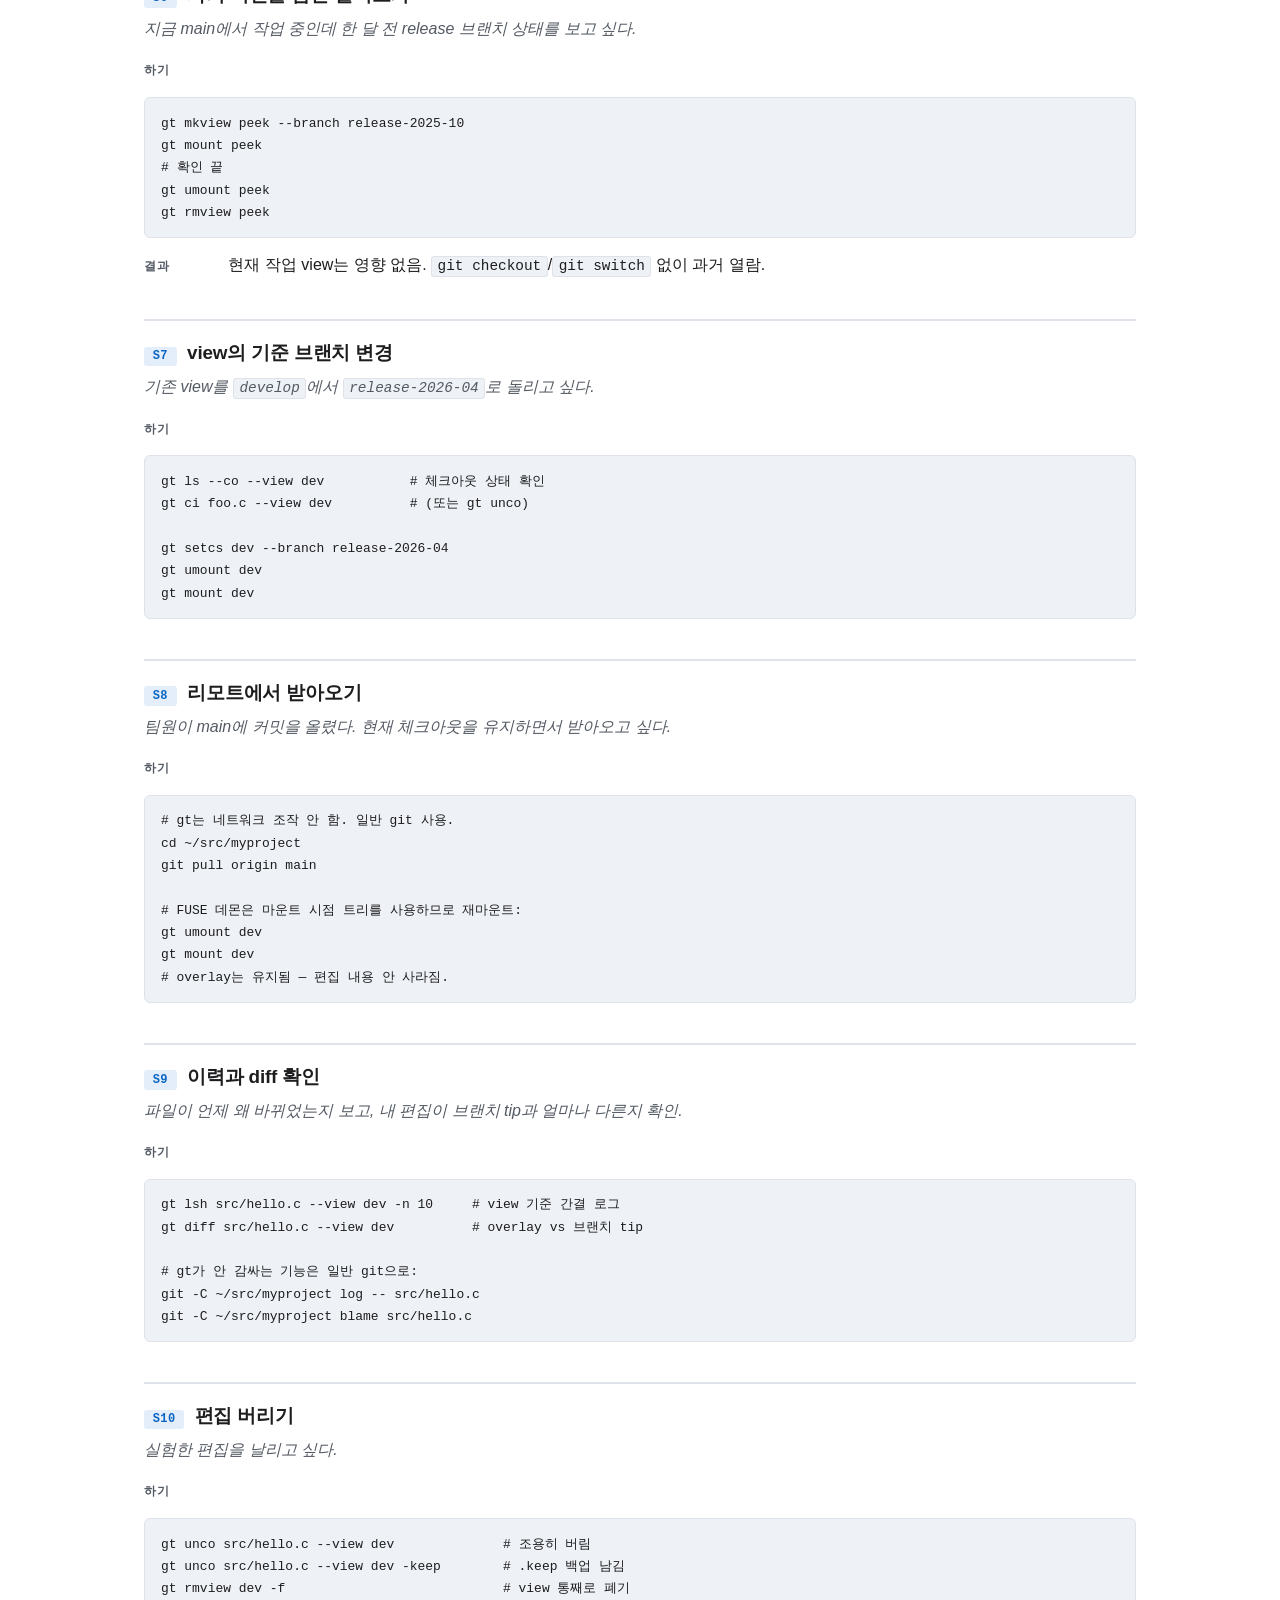
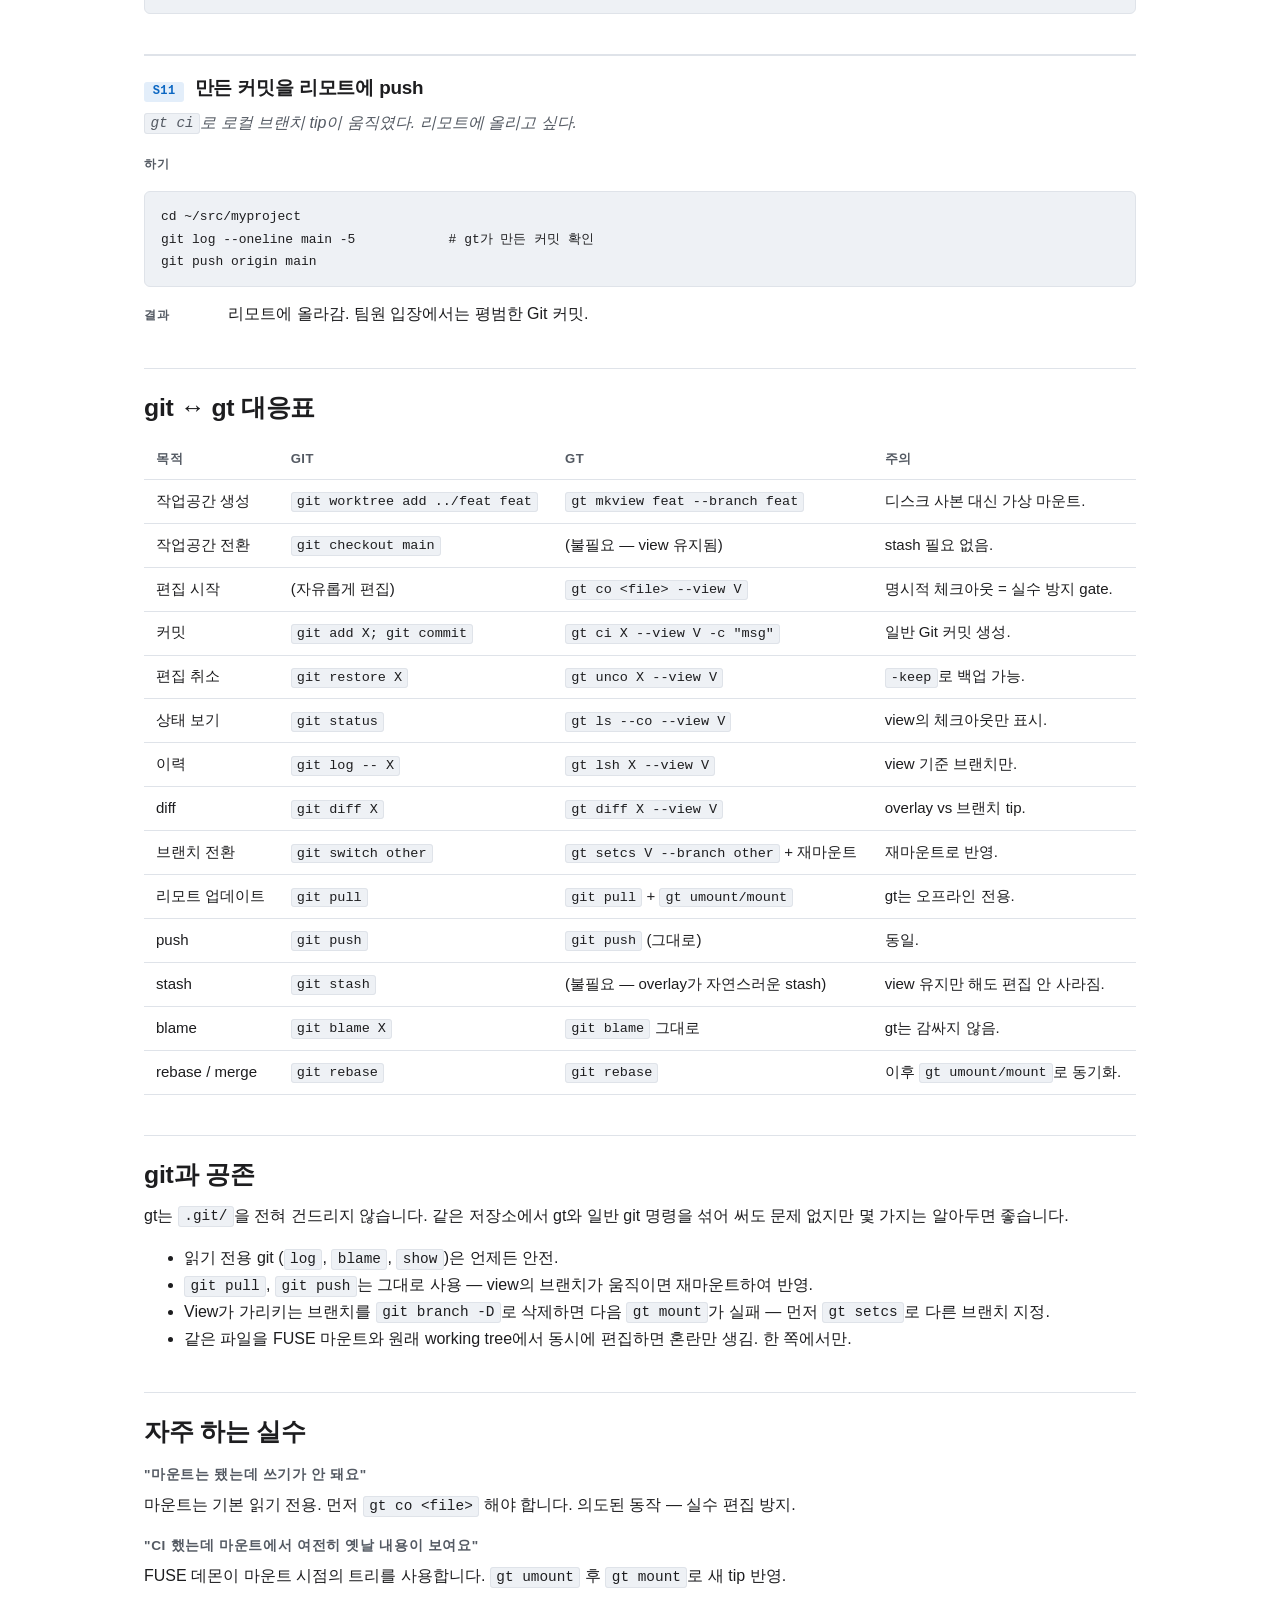
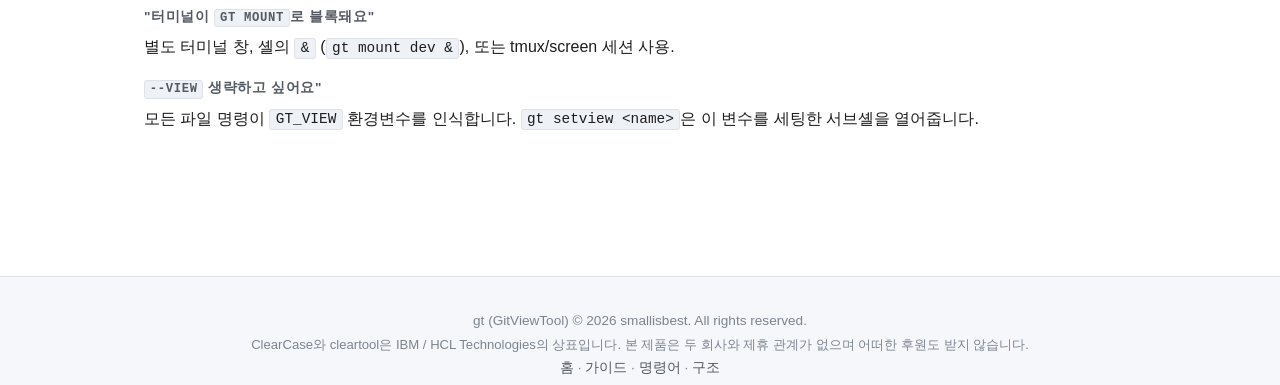
<file: ko/usage.html>
<!doctype html>
<html lang="ko">
<head>
    <meta charset="utf-8">
    <meta name="viewport" content="width=device-width, initial-scale=1">
    <title>사용법 — gt</title>
    <meta name="description" content="기존 Git 저장소에서 gt를 쓰는 법을 시나리오 중심으로 설명합니다. git과 나란히 비교, 대응표, 자주 하는 실수 포함.">
    <link rel="icon" type="image/svg+xml" href="../assets/favicon.svg">
    <link rel="stylesheet" href="../assets/style.css">
</head>
<body>
<header class="site"><div class="container"><div class="bar">
    <a class="brand" href="index.html">
        <span class="logo">gt</span>
        <span class="title">GitViewTool</span>
        <span class="subtitle">· 사용법</span>
    </a>
    <nav class="primary">
        <a href="index.html">홈</a>
        <a href="guide.html">가이드</a>
        <a href="usage.html" class="active">사용법</a>
        <a href="commands.html">명령어</a>
        <a href="architecture.html">구조</a>
    </nav>
    <nav class="langswitch">
        <a href="../en/usage.html">EN</a>
        <a href="usage.html" class="active">KO</a>
    </nav>
</div></div></header>

<main class="page"><div class="container">

<h1>기존 Git 저장소에서 gt 쓰기</h1>
<p class="lede" style="color:var(--fg-dim);max-width:62ch">
    시나리오 중심의 실전 가이드. 각 시나리오에서 "원래 git으로는 이렇게
    했는데 gt로는 이렇게 한다"를 좌우로 비교해, 무엇이 달라지고 무엇이
    그대로인지 한눈에 파악할 수 있습니다.
</p>

<div class="toc">
    <strong>이 페이지 안에서</strong>
    <ul>
        <li><a href="#mental">5분 개념 모델</a></li>
        <li><a href="#scenarios">시나리오</a></li>
        <li><a href="#mapping">git ↔ gt 대응표</a></li>
        <li><a href="#coexist">git과 공존</a></li>
        <li><a href="#pitfalls">자주 하는 실수</a></li>
    </ul>
</div>

<h2 id="mental">5분 개념 모델</h2>
<p>gt는 일반 Git 저장소 위에 <strong>작업공간 계층</strong>을
   얹습니다. 저장소 자체는 건드리지 않습니다.</p>

<table>
    <tr><th>gt 개념</th><th>git 유사 개념</th><th>무엇인가</th></tr>
    <tr>
        <td><code>view</code></td>
        <td>독립 staging을 가진 worktree</td>
        <td>이름 붙은 작업공간. 각자의 마운트 경로와 편집 중 파일
            목록을 가짐. 두 view가 같은 브랜치를 독립적으로 볼 수
            있음.</td>
    </tr>
    <tr>
        <td>config spec</td>
        <td>view가 바라보는 브랜치</td>
        <td>view가 어느 브랜치를 기준으로 삼을지. Phase 1에서는 단일
            브랜치 이름.</td>
    </tr>
    <tr>
        <td><code>checkout</code></td>
        <td>(git에 대응 없음)</td>
        <td>파일 단위 "이 파일 내가 편집 중" 선언. Reserved는 배타
            락, unreserved는 동시 허용.</td>
    </tr>
    <tr>
        <td>overlay</td>
        <td>staging + working tree</td>
        <td>체크아웃된 파일의 편집 내용이 저장되는 view 전용 영역.
            해당 view의 마운트에서만 보임.</td>
    </tr>
    <tr>
        <td><code>ci</code></td>
        <td><code>git add + git commit</code></td>
        <td>overlay 내용을 진짜 Git 커밋으로 만들고 view의 브랜치 tip을
            이동.</td>
    </tr>
</table>

<div class="note">
    <strong>핵심 한 줄:</strong> <code>gt ci</code>가 만드는 커밋은 일반
    Git 커밋과 동일합니다. <code>git log</code>, <code>git push</code>,
    <code>git blame</code> 모두 구분하지 않습니다.
</div>

<h2 id="scenarios">시나리오</h2>

<div class="scenario">
    <h3><span class="tag">S1</span> 기존 저장소에 gt 처음 붙이기</h3>
    <p class="situation">이미 쓰던 Git 프로젝트에 gt를 얹고 싶다.
       working tree, 브랜치, 리모트 모두 건드리지 않고.</p>
    <p class="doit"><strong>하기</strong></p>
<pre><code>cd ~/src/myproject
gt mkvob
gt mkview dev --branch main
gt mount dev                              # umount 전까지 블록</code></pre>
    <p class="result"><strong>결과</strong>
       저장소 트리가
       <code>~/.gt/repos/&lt;id&gt;/mounts/dev/</code>에 읽기 전용으로
       노출. 원 working tree는 건드리지 않음.
       <code>git status</code>는 깨끗.</p>
</div>

<div class="scenario">
    <h3><span class="tag">S2</span> working tree를 오염시키지 않고 실험적 수정</h3>
    <p class="situation">main에서 뭔가 고쳐보고 싶은데 현재 working
       tree에는 다른 편집이 쌓여 있다. 원래라면 stash → 새 브랜치 →
       수정 → 되돌리기 해야 한다.</p>
    <div class="compare">
        <div>
            <h4>원래 git 방식</h4>
<pre><code>git stash
git checkout -b experiment main
vim src/hello.c
# 버리기로 결정
git checkout main
git branch -D experiment
git stash pop</code></pre>
        </div>
        <div>
            <h4>gt — working tree 그대로</h4>
<pre><code>gt mkview exp --branch main
gt mount exp
# 다른 터미널:
gt co src/hello.c --view exp -c "try"
$EDITOR &lt;mount&gt;/src/hello.c
# 버리기로 결정
gt unco src/hello.c --view exp
gt umount exp
gt rmview exp</code></pre>
        </div>
    </div>
    <p class="result"><strong>결과</strong> 원 working tree는 전혀 수정
       안 됨. <code>git status</code>가 처음과 동일.</p>
</div>

<div class="scenario">
    <h3><span class="tag">S3</span> 두 가지 작업을 병렬로 진행</h3>
    <p class="situation">기능 A와 B를 동시에 만들고 있고 자주 오가야 한다.</p>
    <div class="compare">
        <div>
            <h4>원래 git — 브랜치 왕복</h4>
<pre><code>git checkout -b feat-a main
vim src/a.c
git stash

git checkout -b feat-b main
vim src/b.c
git stash

git checkout feat-a
git stash pop
# ... 반복</code></pre>
        </div>
        <div>
            <h4>gt — view 둘 다 살려둠</h4>
<pre><code># 셋업은 한 번만
gt mkview feat-a --branch feat-a
gt mkview feat-b --branch feat-b
gt mount feat-a &amp;
gt mount feat-b &amp;

# 원하는 마운트로 cd, stash 필요 없음
cd &lt;feat-a-mount&gt;     # A 작업
cd &lt;feat-b-mount&gt;     # B 작업</code></pre>
        </div>
    </div>
    <p class="result"><strong>결과</strong> 각 view의 편집 상태, mtime,
       체크아웃 목록이 독립 유지. 스위칭 비용 0.</p>
</div>

<div class="scenario">
    <h3><span class="tag">S4</span> "이 파일 내가 수정 중" 명시적 락</h3>
    <p class="situation">중요한 설정 파일을 다른 view가 실수로 동시에
       수정하는 것을 막고 싶다.</p>
    <p class="doit"><strong>하기</strong></p>
<pre><code>gt co src/critical.conf --view main -reserved -c "urgent fix"

# 다른 view의 시도는 즉시 거부:
gt co src/critical.conf --view other
#   → checkout conflict: element 'src/critical.conf' is already
#     checked out (reserved requires no other holders)</code></pre>
    <p class="result"><strong>결과</strong> 같은 머신의 다른 view가
       수정 착수 불가. 메타데이터 레벨의 unique 제약으로 보장.</p>
</div>

<div class="scenario">
    <h3><span class="tag">S5</span> 여러 view가 같은 파일을 느슨하게 편집</h3>
    <p class="situation">락을 걸고 싶지 않음. 먼저 커밋한 쪽이 이기고
       나머지는 재조정.</p>
    <p class="doit"><strong>하기</strong></p>
<pre><code>gt co README.md --view a -unreserved -c "intro rewrite"
gt co README.md --view b -unreserved -c "add FAQ"

# view a가 먼저 체크인
gt ci README.md --view a

# view b는 브랜치가 움직였다는 경고를 봄
gt ci README.md --view b
#   → warning: branch 'main' moved since checkout (unreserved).
#     Committing on top of current tip.</code></pre>
</div>

<div class="scenario">
    <h3><span class="tag">S6</span> 과거 버전을 잠깐 열어보기</h3>
    <p class="situation">지금 main에서 작업 중인데 한 달 전 release
       브랜치 상태를 보고 싶다.</p>
    <p class="doit"><strong>하기</strong></p>
<pre><code>gt mkview peek --branch release-2025-10
gt mount peek
# 확인 끝
gt umount peek
gt rmview peek</code></pre>
    <p class="result"><strong>결과</strong> 현재 작업 view는 영향 없음.
       <code>git checkout</code>/<code>git switch</code> 없이 과거 열람.</p>
</div>

<div class="scenario">
    <h3><span class="tag">S7</span> view의 기준 브랜치 변경</h3>
    <p class="situation">기존 view를 <code>develop</code>에서
       <code>release-2026-04</code>로 돌리고 싶다.</p>
    <p class="doit"><strong>하기</strong></p>
<pre><code>gt ls --co --view dev           # 체크아웃 상태 확인
gt ci foo.c --view dev          # (또는 gt unco)

gt setcs dev --branch release-2026-04
gt umount dev
gt mount dev</code></pre>
</div>

<div class="scenario">
    <h3><span class="tag">S8</span> 리모트에서 받아오기</h3>
    <p class="situation">팀원이 main에 커밋을 올렸다. 현재 체크아웃을
       유지하면서 받아오고 싶다.</p>
    <p class="doit"><strong>하기</strong></p>
<pre><code># gt는 네트워크 조작 안 함. 일반 git 사용.
cd ~/src/myproject
git pull origin main

# FUSE 데몬은 마운트 시점 트리를 사용하므로 재마운트:
gt umount dev
gt mount dev
# overlay는 유지됨 — 편집 내용 안 사라짐.</code></pre>
</div>

<div class="scenario">
    <h3><span class="tag">S9</span> 이력과 diff 확인</h3>
    <p class="situation">파일이 언제 왜 바뀌었는지 보고, 내 편집이
       브랜치 tip과 얼마나 다른지 확인.</p>
    <p class="doit"><strong>하기</strong></p>
<pre><code>gt lsh src/hello.c --view dev -n 10     # view 기준 간결 로그
gt diff src/hello.c --view dev          # overlay vs 브랜치 tip

# gt가 안 감싸는 기능은 일반 git으로:
git -C ~/src/myproject log -- src/hello.c
git -C ~/src/myproject blame src/hello.c</code></pre>
</div>

<div class="scenario">
    <h3><span class="tag">S10</span> 편집 버리기</h3>
    <p class="situation">실험한 편집을 날리고 싶다.</p>
    <p class="doit"><strong>하기</strong></p>
<pre><code>gt unco src/hello.c --view dev              # 조용히 버림
gt unco src/hello.c --view dev -keep        # .keep 백업 남김
gt rmview dev -f                            # view 통째로 폐기</code></pre>
</div>

<div class="scenario">
    <h3><span class="tag">S11</span> 만든 커밋을 리모트에 push</h3>
    <p class="situation"><code>gt ci</code>로 로컬 브랜치 tip이
       움직였다. 리모트에 올리고 싶다.</p>
    <p class="doit"><strong>하기</strong></p>
<pre><code>cd ~/src/myproject
git log --oneline main -5            # gt가 만든 커밋 확인
git push origin main</code></pre>
    <p class="result"><strong>결과</strong> 리모트에 올라감. 팀원
       입장에서는 평범한 Git 커밋.</p>
</div>

<h2 id="mapping">git ↔ gt 대응표</h2>

<table>
    <tr><th>목적</th><th>git</th><th>gt</th><th>주의</th></tr>
    <tr><td>작업공간 생성</td>
        <td><code>git worktree add ../feat feat</code></td>
        <td><code>gt mkview feat --branch feat</code></td>
        <td>디스크 사본 대신 가상 마운트.</td></tr>
    <tr><td>작업공간 전환</td>
        <td><code>git checkout main</code></td>
        <td>(불필요 — view 유지됨)</td>
        <td>stash 필요 없음.</td></tr>
    <tr><td>편집 시작</td>
        <td>(자유롭게 편집)</td>
        <td><code>gt co &lt;file&gt; --view V</code></td>
        <td>명시적 체크아웃 = 실수 방지 gate.</td></tr>
    <tr><td>커밋</td>
        <td><code>git add X; git commit</code></td>
        <td><code>gt ci X --view V -c "msg"</code></td>
        <td>일반 Git 커밋 생성.</td></tr>
    <tr><td>편집 취소</td>
        <td><code>git restore X</code></td>
        <td><code>gt unco X --view V</code></td>
        <td><code>-keep</code>로 백업 가능.</td></tr>
    <tr><td>상태 보기</td>
        <td><code>git status</code></td>
        <td><code>gt ls --co --view V</code></td>
        <td>view의 체크아웃만 표시.</td></tr>
    <tr><td>이력</td>
        <td><code>git log -- X</code></td>
        <td><code>gt lsh X --view V</code></td>
        <td>view 기준 브랜치만.</td></tr>
    <tr><td>diff</td>
        <td><code>git diff X</code></td>
        <td><code>gt diff X --view V</code></td>
        <td>overlay vs 브랜치 tip.</td></tr>
    <tr><td>브랜치 전환</td>
        <td><code>git switch other</code></td>
        <td><code>gt setcs V --branch other</code> + 재마운트</td>
        <td>재마운트로 반영.</td></tr>
    <tr><td>리모트 업데이트</td>
        <td><code>git pull</code></td>
        <td><code>git pull</code> + <code>gt umount/mount</code></td>
        <td>gt는 오프라인 전용.</td></tr>
    <tr><td>push</td>
        <td><code>git push</code></td>
        <td><code>git push</code> (그대로)</td>
        <td>동일.</td></tr>
    <tr><td>stash</td>
        <td><code>git stash</code></td>
        <td>(불필요 — overlay가 자연스러운 stash)</td>
        <td>view 유지만 해도 편집 안 사라짐.</td></tr>
    <tr><td>blame</td>
        <td><code>git blame X</code></td>
        <td><code>git blame</code> 그대로</td>
        <td>gt는 감싸지 않음.</td></tr>
    <tr><td>rebase / merge</td>
        <td><code>git rebase</code></td>
        <td><code>git rebase</code></td>
        <td>이후 <code>gt umount/mount</code>로 동기화.</td></tr>
</table>

<h2 id="coexist">git과 공존</h2>
<p>gt는 <code>.git/</code>을 전혀 건드리지 않습니다. 같은 저장소에서
   gt와 일반 git 명령을 섞어 써도 문제 없지만 몇 가지는 알아두면
   좋습니다.</p>
<ul>
    <li>읽기 전용 git (<code>log</code>, <code>blame</code>,
        <code>show</code>)은 언제든 안전.</li>
    <li><code>git pull</code>, <code>git push</code>는 그대로 사용 —
        view의 브랜치가 움직이면 재마운트하여 반영.</li>
    <li>View가 가리키는 브랜치를 <code>git branch -D</code>로 삭제하면
        다음 <code>gt mount</code>가 실패 — 먼저 <code>gt setcs</code>로
        다른 브랜치 지정.</li>
    <li>같은 파일을 FUSE 마운트와 원래 working tree에서 동시에 편집하면
        혼란만 생김. 한 쪽에서만.</li>
</ul>

<h2 id="pitfalls">자주 하는 실수</h2>

<h4>"마운트는 됐는데 쓰기가 안 돼요"</h4>
<p>마운트는 기본 읽기 전용. 먼저 <code>gt co &lt;file&gt;</code>
   해야 합니다. 의도된 동작 — 실수 편집 방지.</p>

<h4>"ci 했는데 마운트에서 여전히 옛날 내용이 보여요"</h4>
<p>FUSE 데몬이 마운트 시점의 트리를 사용합니다.
   <code>gt umount</code> 후 <code>gt mount</code>로 새 tip 반영.</p>

<h4>"터미널이 <code>gt mount</code>로 블록돼요"</h4>
<p>별도 터미널 창, 셸의 <code>&amp;</code>
   (<code>gt mount dev &amp;</code>), 또는 tmux/screen 세션 사용.</p>

<h4><code>--view</code> 생략하고 싶어요"</h4>
<p>모든 파일 명령이 <code>GT_VIEW</code> 환경변수를 인식합니다.
   <code>gt setview &lt;name&gt;</code>은 이 변수를 세팅한 서브셸을
   열어줍니다.</p>

</div></main>

<footer class="site"><div class="container">
    gt (GitViewTool) © 2026 smallisbest. All rights reserved.<br>
    <span style="color:var(--fg-faint);font-size:0.82rem">ClearCase와 cleartool은 IBM / HCL Technologies의 상표입니다. 본 제품은 두 회사와 제휴 관계가 없으며 어떠한 후원도 받지 않습니다.</span><br>
    <a href="index.html">홈</a> ·
    <a href="guide.html">가이드</a> ·
    <a href="commands.html">명령어</a> ·
    <a href="architecture.html">구조</a>
</div></footer>
</body>
</html>
</file>
<file: assets/style.css>
/* gt product site — shared stylesheet
 *
 * Single CSS file for EN and KO pages. System-font stacks make it render
 * well in both scripts. Uses prefers-color-scheme for dark mode without
 * JS toggles. Kept framework-free on purpose.
 */

:root {
    --fg: #1d1d1f;
    --fg-dim: #545a63;
    --fg-faint: #7d8490;
    --bg: #ffffff;
    --bg-soft: #f5f7fa;
    --bg-code: #eef1f5;
    --border: #dfe3e9;
    --accent: #0a66c2;
    --accent-soft: #e3eefa;
    --accent-dark: #074b90;
    --success: #1a6f3a;
    --danger: #a13c1b;
    --mono: ui-monospace, SFMono-Regular, Menlo, Monaco, "Cascadia Mono", Consolas, monospace;
    --sans: -apple-system, BlinkMacSystemFont, "Segoe UI", "Apple SD Gothic Neo",
            "Noto Sans KR", "Malgun Gothic", Roboto, sans-serif;
}

@media (prefers-color-scheme: dark) {
    :root {
        --fg: #e7e9ec;
        --fg-dim: #a7afba;
        --fg-faint: #757d89;
        --bg: #0e1115;
        --bg-soft: #161a20;
        --bg-code: #1b1f26;
        --border: #262b33;
        --accent: #74a7ff;
        --accent-soft: #192b48;
        --accent-dark: #4d87e8;
        --success: #78c193;
        --danger: #e08060;
    }
}

* { box-sizing: border-box; }
html { scroll-behavior: smooth; }

body {
    margin: 0;
    background: var(--bg);
    color: var(--fg);
    font-family: var(--sans);
    font-size: 16px;
    line-height: 1.65;
    -webkit-font-smoothing: antialiased;
}

.container {
    max-width: 1040px;
    margin: 0 auto;
    padding: 0 1.5rem;
}

/* ---------- site header / nav -------------------------------------- */

header.site {
    position: sticky;
    top: 0;
    background: rgba(255,255,255,0.92);
    backdrop-filter: saturate(180%) blur(8px);
    -webkit-backdrop-filter: saturate(180%) blur(8px);
    border-bottom: 1px solid var(--border);
    z-index: 20;
}
@media (prefers-color-scheme: dark) {
    header.site { background: rgba(14,17,21,0.92); }
}

header.site .bar {
    display: flex;
    align-items: center;
    gap: 1rem;
    padding: 0.75rem 0;
    flex-wrap: wrap;
}

.brand {
    display: flex;
    align-items: baseline;
    gap: 0.6rem;
    text-decoration: none;
    color: var(--fg);
    margin-right: auto;
}
.brand .logo {
    font-family: var(--mono);
    font-weight: 700;
    font-size: 1.1rem;
    letter-spacing: -0.02em;
    /* Product identity: light-orange badge with "gt" in dark ink. */
    background: #ffc98a;
    color: #4a2a06;
    padding: 0.18rem 0.55rem;
    border-radius: 6px;
    box-shadow: 0 1px 0 rgba(0,0,0,0.04);
}
@media (prefers-color-scheme: dark) {
    .brand .logo {
        /* slightly deeper tone so it stays warm but readable on dark */
        background: #f4b26a;
        color: #2f1a04;
    }
}
.brand .title   { font-weight: 600; font-size: 1rem; }
.brand .subtitle { color: var(--fg-dim); font-size: 0.9rem; font-weight: 400; }

nav.primary {
    display: flex;
    gap: 0.25rem;
    font-size: 0.94rem;
    flex-wrap: wrap;
}
nav.primary a {
    padding: 0.35rem 0.75rem;
    border-radius: 5px;
    text-decoration: none;
    color: var(--fg-dim);
}
nav.primary a:hover  { color: var(--accent); background: var(--accent-soft); }
nav.primary a.active { color: var(--fg); background: var(--bg-soft); }

.langswitch {
    display: flex;
    gap: 0.25rem;
    font-size: 0.85rem;
    margin-left: 0.5rem;
}
.langswitch a {
    color: var(--fg-dim);
    text-decoration: none;
    padding: 0.2rem 0.55rem;
    border-radius: 4px;
    border: 1px solid transparent;
}
.langswitch a.active {
    color: var(--fg);
    background: var(--bg-soft);
    border-color: var(--border);
}
.langswitch a:hover { color: var(--accent); }

/* ---------- main content ------------------------------------------- */

main.page {
    padding: 2.5rem 0 5rem;
}

h1, h2, h3, h4 {
    line-height: 1.25;
    font-weight: 600;
    letter-spacing: -0.01em;
}
h1 { font-size: 2.3rem; margin: 0 0 1rem; }
h2 {
    font-size: 1.55rem;
    margin: 2.5rem 0 0.75rem;
    padding-top: 1.5rem;
    border-top: 1px solid var(--border);
}
h3 { font-size: 1.15rem; margin: 1.5rem 0 0.5rem; }
h4 {
    font-size: 0.85rem;
    margin: 1.2rem 0 0.35rem;
    color: var(--fg-dim);
    text-transform: uppercase;
    letter-spacing: 0.05em;
}

p, ul, ol { margin: 0.5rem 0 1rem; }

a { color: var(--accent); text-decoration: none; }
a:hover { text-decoration: underline; }

code, pre { font-family: var(--mono); font-size: 0.9em; }

code {
    background: var(--bg-code);
    padding: 0.1em 0.38em;
    border-radius: 3px;
    border: 1px solid var(--border);
}

pre {
    background: var(--bg-code);
    border: 1px solid var(--border);
    border-radius: 6px;
    padding: 0.85rem 1rem;
    overflow-x: auto;
    line-height: 1.55;
}
pre code { background: transparent; padding: 0; border: none; border-radius: 0; }

/* ---------- hero (landing) ----------------------------------------- */

.hero {
    padding: 4rem 0 2rem;
    text-align: left;
}
.hero h1 {
    font-size: 3rem;
    font-weight: 700;
    letter-spacing: -0.03em;
    margin-bottom: 0.75rem;
}
.hero .lede {
    font-size: 1.2rem;
    color: var(--fg-dim);
    max-width: 62ch;
    margin: 0 0 1.75rem;
    line-height: 1.55;
}
.hero .ctas { display: flex; gap: 0.65rem; flex-wrap: wrap; }

.cta {
    display: inline-block;
    background: var(--accent);
    color: white;
    padding: 0.75rem 1.3rem;
    border-radius: 6px;
    font-weight: 500;
    text-decoration: none;
    transition: background 0.15s ease;
}
.cta:hover { background: var(--accent-dark); text-decoration: none; }
.cta.secondary {
    background: transparent;
    color: var(--accent);
    border: 1px solid var(--accent);
}
.cta.secondary:hover { background: var(--accent-soft); }

@media (max-width: 600px) {
    .hero h1 { font-size: 2.2rem; }
    .hero .lede { font-size: 1.05rem; }
}

/* ---------- feature grid (landing) --------------------------------- */

.features {
    display: grid;
    grid-template-columns: repeat(auto-fit, minmax(260px, 1fr));
    gap: 1rem;
    margin: 2rem 0;
}
.feature {
    border: 1px solid var(--border);
    border-radius: 8px;
    padding: 1.25rem;
    background: var(--bg-soft);
}
.feature h3 { margin-top: 0; font-size: 1.05rem; }
.feature p  { color: var(--fg-dim); font-size: 0.95rem; margin-bottom: 0; }

/* ---------- scenarios (usage page) --------------------------------- */

.scenario {
    margin: 2rem 0 2.5rem;
    padding-top: 1.25rem;
    border-top: 2px solid var(--border);
}
.scenario h3 {
    display: flex;
    align-items: baseline;
    gap: 0.65rem;
    margin: 0 0 0.5rem;
    font-size: 1.18rem;
}
.scenario h3 .tag {
    font-family: var(--mono);
    background: var(--accent-soft);
    color: var(--accent);
    padding: 0.15rem 0.55rem;
    font-size: 0.75rem;
    border-radius: 3px;
    letter-spacing: 0.03em;
    white-space: nowrap;
}
.scenario .situation { color: var(--fg-dim); font-style: italic; margin: 0 0 0.85rem; }
.scenario .doit,
.scenario .result { margin: 0.5rem 0; }
.scenario .doit strong,
.scenario .result strong {
    display: inline-block;
    min-width: 5rem;
    color: var(--fg-dim);
    font-size: 0.78rem;
    text-transform: uppercase;
    letter-spacing: 0.05em;
}

.compare {
    display: grid;
    grid-template-columns: 1fr 1fr;
    gap: 1rem;
    margin: 1rem 0;
}
.compare h4 {
    margin: 0 0 0.35rem;
    text-transform: uppercase;
    letter-spacing: 0.05em;
    font-size: 0.8rem;
    color: var(--fg-dim);
}
.compare pre { margin-top: 0.35rem; height: calc(100% - 1.5rem); }
@media (max-width: 640px) { .compare { grid-template-columns: 1fr; } }

/* ---------- step (guide page) -------------------------------------- */

.step {
    border: 1px solid var(--border);
    border-left: 4px solid var(--accent);
    border-radius: 0 6px 6px 0;
    padding: 1rem 1.25rem;
    margin: 1.25rem 0;
    background: var(--bg);
}
.step h3 {
    margin: 0 0 0.5rem;
    font-size: 1.08rem;
    display: flex;
    align-items: baseline;
    gap: 0.65rem;
}
.step h3 .num {
    font-family: var(--mono);
    color: var(--accent);
    font-weight: 700;
    font-size: 0.85rem;
    min-width: 2.5rem;
    text-align: right;
}
.step.optional { border-left-color: var(--fg-faint); }
.step.optional h3 .num { color: var(--fg-faint); }

.expect {
    background: transparent;
    border: 1px dashed var(--border);
    padding: 0.6rem 0.85rem;
    margin: 0.6rem 0;
    border-radius: 4px;
    font-size: 0.88rem;
    color: var(--fg-dim);
}
.expect strong {
    color: var(--success);
    font-weight: 600;
    text-transform: uppercase;
    font-size: 0.75rem;
    letter-spacing: 0.05em;
    margin-right: 0.35rem;
}

/* ---------- command reference -------------------------------------- */

.cmd-group {
    margin: 1.5rem 0;
    border: 1px solid var(--border);
    border-radius: 6px;
    overflow: hidden;
}
.cmd-group > h3 {
    margin: 0;
    padding: 0.75rem 1rem;
    background: var(--bg-soft);
    font-size: 0.95rem;
    border-bottom: 1px solid var(--border);
}
.cmd-group dl { margin: 0; padding: 0.75rem 1rem; }
.cmd-group dt {
    font-family: var(--mono);
    font-weight: 600;
    color: var(--fg);
    margin-top: 0.9rem;
    font-size: 0.92rem;
}
.cmd-group dt:first-child { margin-top: 0; }
.cmd-group dd {
    margin: 0.25rem 0 0 0;
    color: var(--fg-dim);
    font-size: 0.94rem;
}

/* ---------- tables ------------------------------------------------- */

table {
    border-collapse: collapse;
    width: 100%;
    margin: 1rem 0;
    font-size: 0.94rem;
}
th, td {
    text-align: left;
    padding: 0.55rem 0.75rem;
    border-bottom: 1px solid var(--border);
    vertical-align: top;
}
th {
    font-weight: 600;
    color: var(--fg-dim);
    font-size: 0.82rem;
    text-transform: uppercase;
    letter-spacing: 0.04em;
}
tbody tr:hover { background: var(--bg-soft); }

/* ---------- utility components ------------------------------------- */

.note {
    background: var(--accent-soft);
    border-left: 3px solid var(--accent);
    padding: 0.75rem 1rem;
    margin: 1rem 0;
    border-radius: 0 4px 4px 0;
    font-size: 0.94rem;
}
.note.warn { background: #fff4e0; border-color: var(--danger); color: #7a3112; }
@media (prefers-color-scheme: dark) {
    .note.warn { background: #3a220f; color: #ffcfa0; }
}

.toc {
    background: var(--bg-soft);
    border: 1px solid var(--border);
    border-radius: 6px;
    padding: 0.85rem 1.1rem;
    margin: 1.5rem 0 2rem;
    font-size: 0.94rem;
}
.toc strong {
    color: var(--fg-dim);
    font-weight: 600;
    text-transform: uppercase;
    letter-spacing: 0.05em;
    font-size: 0.78rem;
}
.toc ul { margin: 0.35rem 0 0; padding-left: 1.25rem; columns: 2; column-gap: 1.5rem; }
@media (max-width: 640px) { .toc ul { columns: 1; } }

.status-pill {
    display: inline-block;
    font-size: 0.72rem;
    padding: 0.1em 0.55em;
    border-radius: 3px;
    text-transform: uppercase;
    letter-spacing: 0.05em;
    margin-left: 0.35rem;
}
.status-pill.mvp    { background: var(--accent-soft); color: var(--accent); }
.status-pill.future { background: var(--bg-code); color: var(--fg-faint); }

/* ---------- footer ------------------------------------------------- */

footer.site {
    border-top: 1px solid var(--border);
    background: var(--bg-soft);
    padding: 2rem 0;
    color: var(--fg-faint);
    font-size: 0.85rem;
    margin-top: 3rem;
}
footer.site .container { text-align: center; line-height: 1.7; }
footer.site a { color: var(--fg-dim); }
</file>
